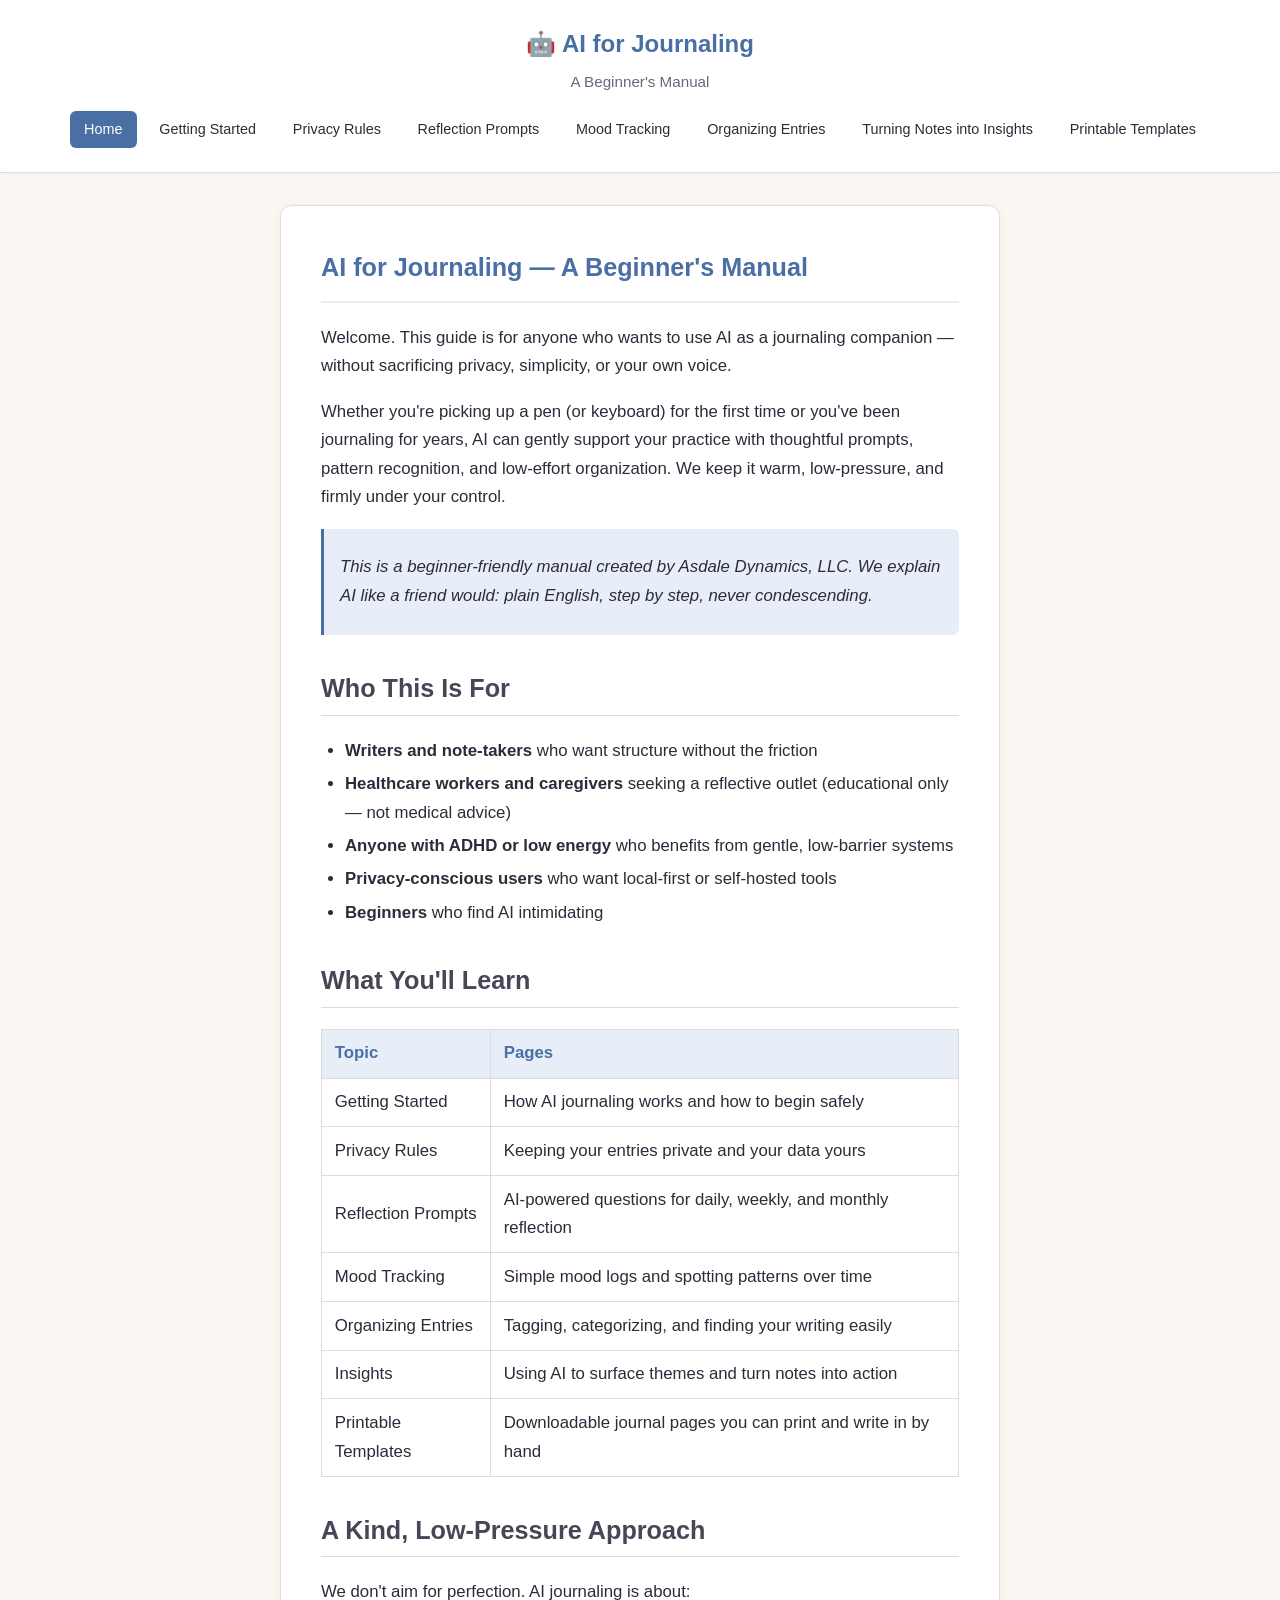
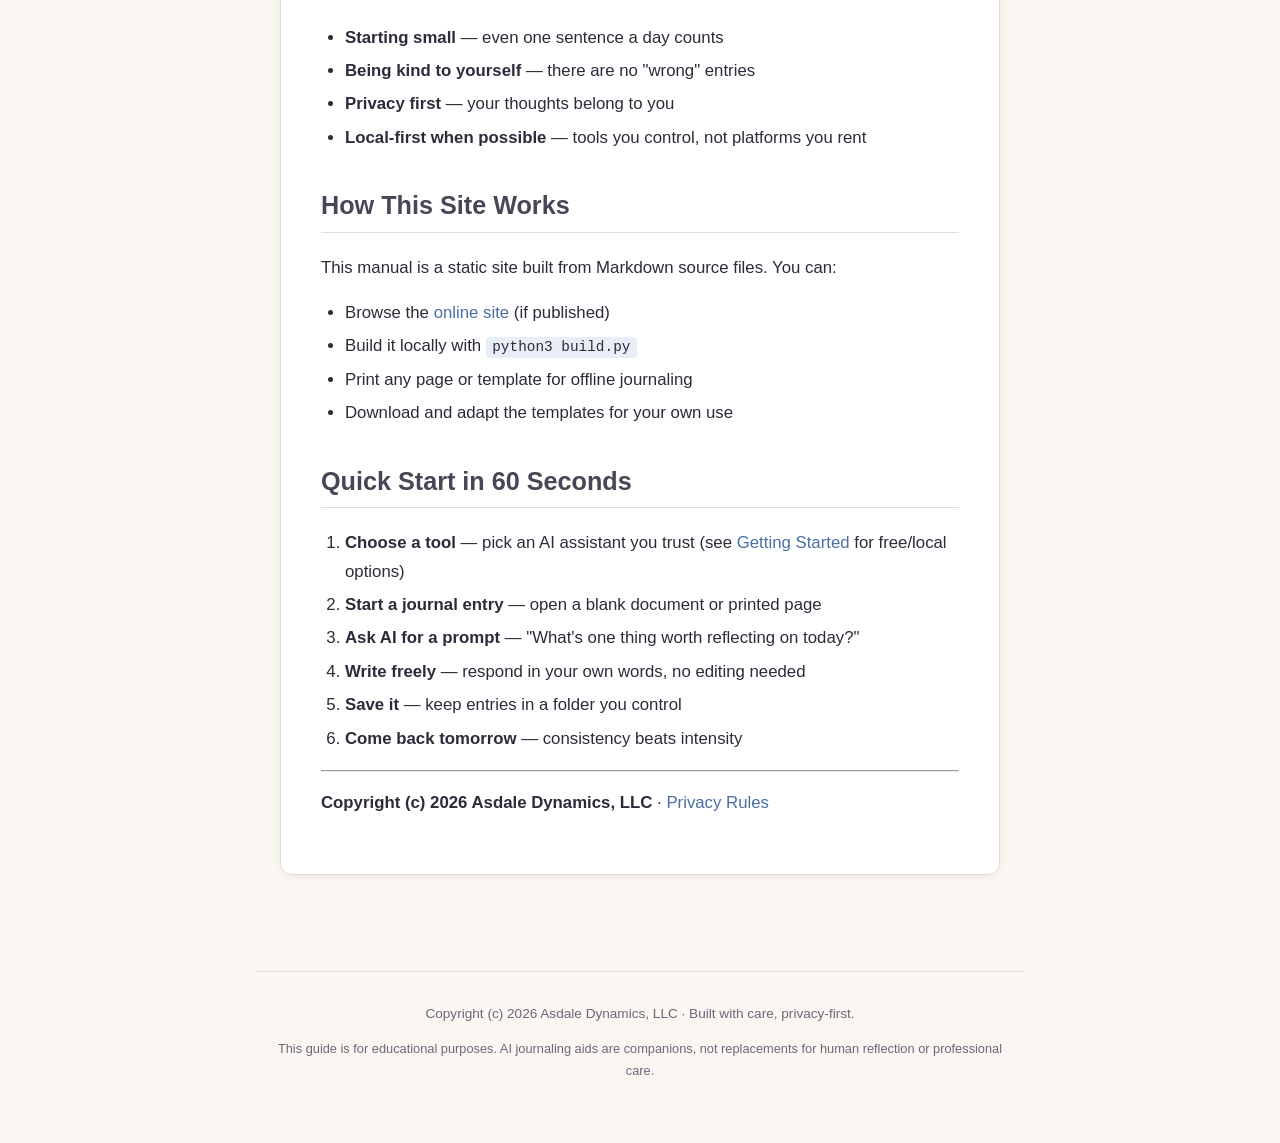
<file: site/index.html>
<!DOCTYPE html>
<html lang="en">
<head>
    <meta charset="utf-8">
    <meta name="viewport" content="width=device-width, initial-scale=1.0">
    <title>AI for Journaling — A Beginner&#x27;s Manual | AI for Journaling — A Beginner&#x27;s Manual</title>
    <meta name="description" content="A warm, low-pressure guide to using AI as a journaling companion. Reflection prompts, mood tracking, entry organization, and actionable insights — with strong privacy rules and a local-first mindset.">
    <meta name="author" content="Asdale Dynamics, LLC">
    <link rel="icon" href="data:,">
    <style>
/* AI for Journaling — Site Styles */
:root {
    --bg: #faf7f2;
    --text: #2d2b3a;
    --muted: #6b677a;
    --accent: #4a6fa5;
    --accent-soft: #e8eef7;
    --border: #e0dadc;
    --card: #ffffff;
    --max-width: 48rem;
}

* {
    box-sizing: border-box;
}

body {
    margin: 0;
    padding: 0;
    background: var(--bg);
    color: var(--text);
    font-family: -apple-system, BlinkMacSystemFont, "Segoe UI", Roboto,
                 "Helvetica Neue", Arial, sans-serif;
    line-height: 1.7;
    font-size: 1.05rem;
}

.site-header {
    background: var(--card);
    border-bottom: 1px solid var(--border);
    padding: 1.5rem 1rem;
    text-align: center;
    position: sticky;
    top: 0;
    z-index: 100;
    box-shadow: 0 1px 3px rgba(0, 0, 0, 0.04);
}

.site-header h1 {
    margin: 0 0 0.25rem;
    font-size: 1.5rem;
    color: var(--accent);
}

.subtitle {
    margin: 0 0 1rem;
    color: var(--muted);
    font-size: 0.95rem;
}

.site-nav {
    margin-top: 0.5rem;
}

.nav-group {
    display: flex;
    flex-wrap: wrap;
    justify-content: center;
    gap: 0.5rem;
}

.nav-link {
    display: inline-block;
    padding: 0.4rem 0.9rem;
    text-decoration: none;
    color: var(--text);
    border-radius: 6px;
    font-size: 0.9rem;
    font-weight: 500;
    transition: background 0.2s, color 0.2s;
}

.nav-link:hover {
    background: var(--accent-soft);
    color: var(--accent);
}

.nav-link.active {
    background: var(--accent);
    color: #fff;
}

.site-main {
    max-width: var(--max-width);
    margin: 0 auto;
    padding: 2rem 1.5rem 4rem;
}

.content {
    background: var(--card);
    padding: 2.5rem;
    border-radius: 12px;
    box-shadow: 0 2px 8px rgba(0, 0, 0, 0.05);
    border: 1px solid var(--border);
}

.content h1 {
    color: var(--accent);
    border-bottom: 2px solid var(--accent-soft);
    padding-bottom: 0.75rem;
    margin-top: 0;
}

.content h2 {
    color: #4a4556;
    margin-top: 2rem;
    border-bottom: 1px solid var(--border);
    padding-bottom: 0.3rem;
}

.content h3 {
    color: #5a536b;
    margin-top: 1.5rem;
}

a {
    color: var(--accent);
    text-decoration: none;
}

a:hover {
    text-decoration: underline;
}

code {
    background: var(--accent-soft);
    padding: 0.15rem 0.4rem;
    border-radius: 4px;
    font-family: "Fira Code", "Courier New", monospace;
    font-size: 0.9rem;
}

pre {
    background: #2d2b3a;
    color: #e6e3d7;
    padding: 1rem;
    border-radius: 8px;
    overflow-x: auto;
    font-size: 0.9rem;
}

pre code {
    background: transparent;
    color: inherit;
}

table {
    width: 100%;
    border-collapse: collapse;
    margin: 1rem 0;
}

th, td {
    border: 1px solid var(--border);
    padding: 0.6rem 0.8rem;
    text-align: left;
}

th {
    background: var(--accent-soft);
    color: var(--accent);
}

blockquote {
    border-left: 3px solid var(--accent);
    background: var(--accent-soft);
    padding: 0.5rem 1rem;
    margin: 1rem 0;
    border-radius: 0 6px 6px 0;
}

ul, ol {
    padding-left: 1.5rem;
}

li {
    margin-bottom: 0.3rem;
}

.tip {
    background: #f0fdf4;
    border: 1px solid #bbf7d0;
    border-left: 4px solid #22c55e;
    padding: 0.75rem 1rem;
    border-radius: 0 6px 6px 0;
    margin: 1rem 0;
}

.warning {
    background: #fffbeb;
    border: 1px solid #fde68a;
    border-left: 4px solid #f59e0b;
    padding: 0.75rem 1rem;
    border-radius: 0 6px 6px 0;
    margin: 1rem 0;
}

.note {
    background: #eff6ff;
    border: 1px solid #bfdbfe;
    border-left: 4px solid var(--accent);
    padding: 0.75rem 1rem;
    border-radius: 0 6px 6px 0;
    margin: 1rem 0;
}

.site-footer {
    max-width: var(--max-width);
    margin: 2rem auto;
    text-align: center;
    padding: 1rem;
    color: var(--muted);
    font-size: 0.85rem;
    border-top: 1px solid var(--border);
}

.site-footer .small {
    font-size: 0.8rem;
    margin-top: 0.5rem;
}

@media (max-width: 600px) {
    .content {
        padding: 1.5rem;
    }
    .site-header h1 {
        font-size: 1.25rem;
    }
}

    </style>
</head>
<body>
    <header class="site-header">
        <h1><span class="ai-icon">🤖</span> AI for Journaling</h1>
        <p class="subtitle">A Beginner's Manual</p>
        <nav class="site-nav">
            <div class="nav-group">
                <a href="index.html" class="nav-link active">Home</a>
    <a href="getting-started.html" class="nav-link">Getting Started</a>
    <a href="privacy.html" class="nav-link">Privacy Rules</a>
    <a href="reflection-prompts.html" class="nav-link">Reflection Prompts</a>
    <a href="mood-tracking.html" class="nav-link">Mood Tracking</a>
    <a href="organizing.html" class="nav-link">Organizing Entries</a>
    <a href="insights.html" class="nav-link">Turning Notes into Insights</a>
    <a href="templates.html" class="nav-link">Printable Templates</a>
            </div>
        </nav>
    </header>

    <main class="site-main">
        <article class="content">
            <h1>AI for Journaling — A Beginner's Manual</h1>
<p>Welcome. This guide is for anyone who wants to use AI as a journaling companion — without sacrificing privacy, simplicity, or your own voice.</p>
<p>Whether you're picking up a pen (or keyboard) for the first time or you've been journaling for years, AI can gently support your practice with thoughtful prompts, pattern recognition, and low-effort organization. We keep it warm, low-pressure, and firmly under your control.</p>
<blockquote>
<p><em>This is a beginner-friendly manual created by Asdale Dynamics, LLC. We explain AI like a friend would: plain English, step by step, never condescending.</em></p>
</blockquote>
<h2 id="who-this-is-for">Who This Is For</h2>
<ul>
<li><strong>Writers and note-takers</strong> who want structure without the friction</li>
<li><strong>Healthcare workers and caregivers</strong> seeking a reflective outlet (educational only — not medical advice)</li>
<li><strong>Anyone with ADHD or low energy</strong> who benefits from gentle, low-barrier systems</li>
<li><strong>Privacy-conscious users</strong> who want local-first or self-hosted tools</li>
<li><strong>Beginners</strong> who find AI intimidating</li>
</ul>
<h2 id="what-youll-learn">What You'll Learn</h2>
<table>
<thead>
<tr>
<th>Topic</th>
<th>Pages</th>
</tr>
</thead>
<tbody>
<tr>
<td>Getting Started</td>
<td>How AI journaling works and how to begin safely</td>
</tr>
<tr>
<td>Privacy Rules</td>
<td>Keeping your entries private and your data yours</td>
</tr>
<tr>
<td>Reflection Prompts</td>
<td>AI-powered questions for daily, weekly, and monthly reflection</td>
</tr>
<tr>
<td>Mood Tracking</td>
<td>Simple mood logs and spotting patterns over time</td>
</tr>
<tr>
<td>Organizing Entries</td>
<td>Tagging, categorizing, and finding your writing easily</td>
</tr>
<tr>
<td>Insights</td>
<td>Using AI to surface themes and turn notes into action</td>
</tr>
<tr>
<td>Printable Templates</td>
<td>Downloadable journal pages you can print and write in by hand</td>
</tr>
</tbody>
</table>
<h2 id="a-kind-low-pressure-approach">A Kind, Low-Pressure Approach</h2>
<p>We don't aim for perfection. AI journaling is about:</p>
<ul>
<li><strong>Starting small</strong> — even one sentence a day counts</li>
<li><strong>Being kind to yourself</strong> — there are no "wrong" entries</li>
<li><strong>Privacy first</strong> — your thoughts belong to you</li>
<li><strong>Local-first when possible</strong> — tools you control, not platforms you rent</li>
</ul>
<h2 id="how-this-site-works">How This Site Works</h2>
<p>This manual is a static site built from Markdown source files. You can:</p>
<ul>
<li>Browse the <a href="site/index.html">online site</a> (if published)</li>
<li>Build it locally with <code>python3 build.py</code></li>
<li>Print any page or template for offline journaling</li>
<li>Download and adapt the templates for your own use</li>
</ul>
<h2 id="quick-start-in-60-seconds">Quick Start in 60 Seconds</h2>
<ol>
<li><strong>Choose a tool</strong> — pick an AI assistant you trust (see <a href="getting-started.html">Getting Started</a> for free/local options)</li>
<li><strong>Start a journal entry</strong> — open a blank document or printed page</li>
<li><strong>Ask AI for a prompt</strong> — "What's one thing worth reflecting on today?"</li>
<li><strong>Write freely</strong> — respond in your own words, no editing needed</li>
<li><strong>Save it</strong> — keep entries in a folder you control</li>
<li><strong>Come back tomorrow</strong> — consistency beats intensity</li>
</ol>
<hr />
<p><strong>Copyright (c) 2026 Asdale Dynamics, LLC</strong> · <a href="privacy.html">Privacy Rules</a></p>
        </article>
    </main>

    <footer class="site-footer">
        <p>Copyright (c) 2026 Asdale Dynamics, LLC &middot; Built with care, privacy-first.</p>
        <p class="small">This guide is for educational purposes. AI journaling aids
        are companions, not replacements for human reflection or professional care.</p>
    </footer>
</body>
</html>
</file>
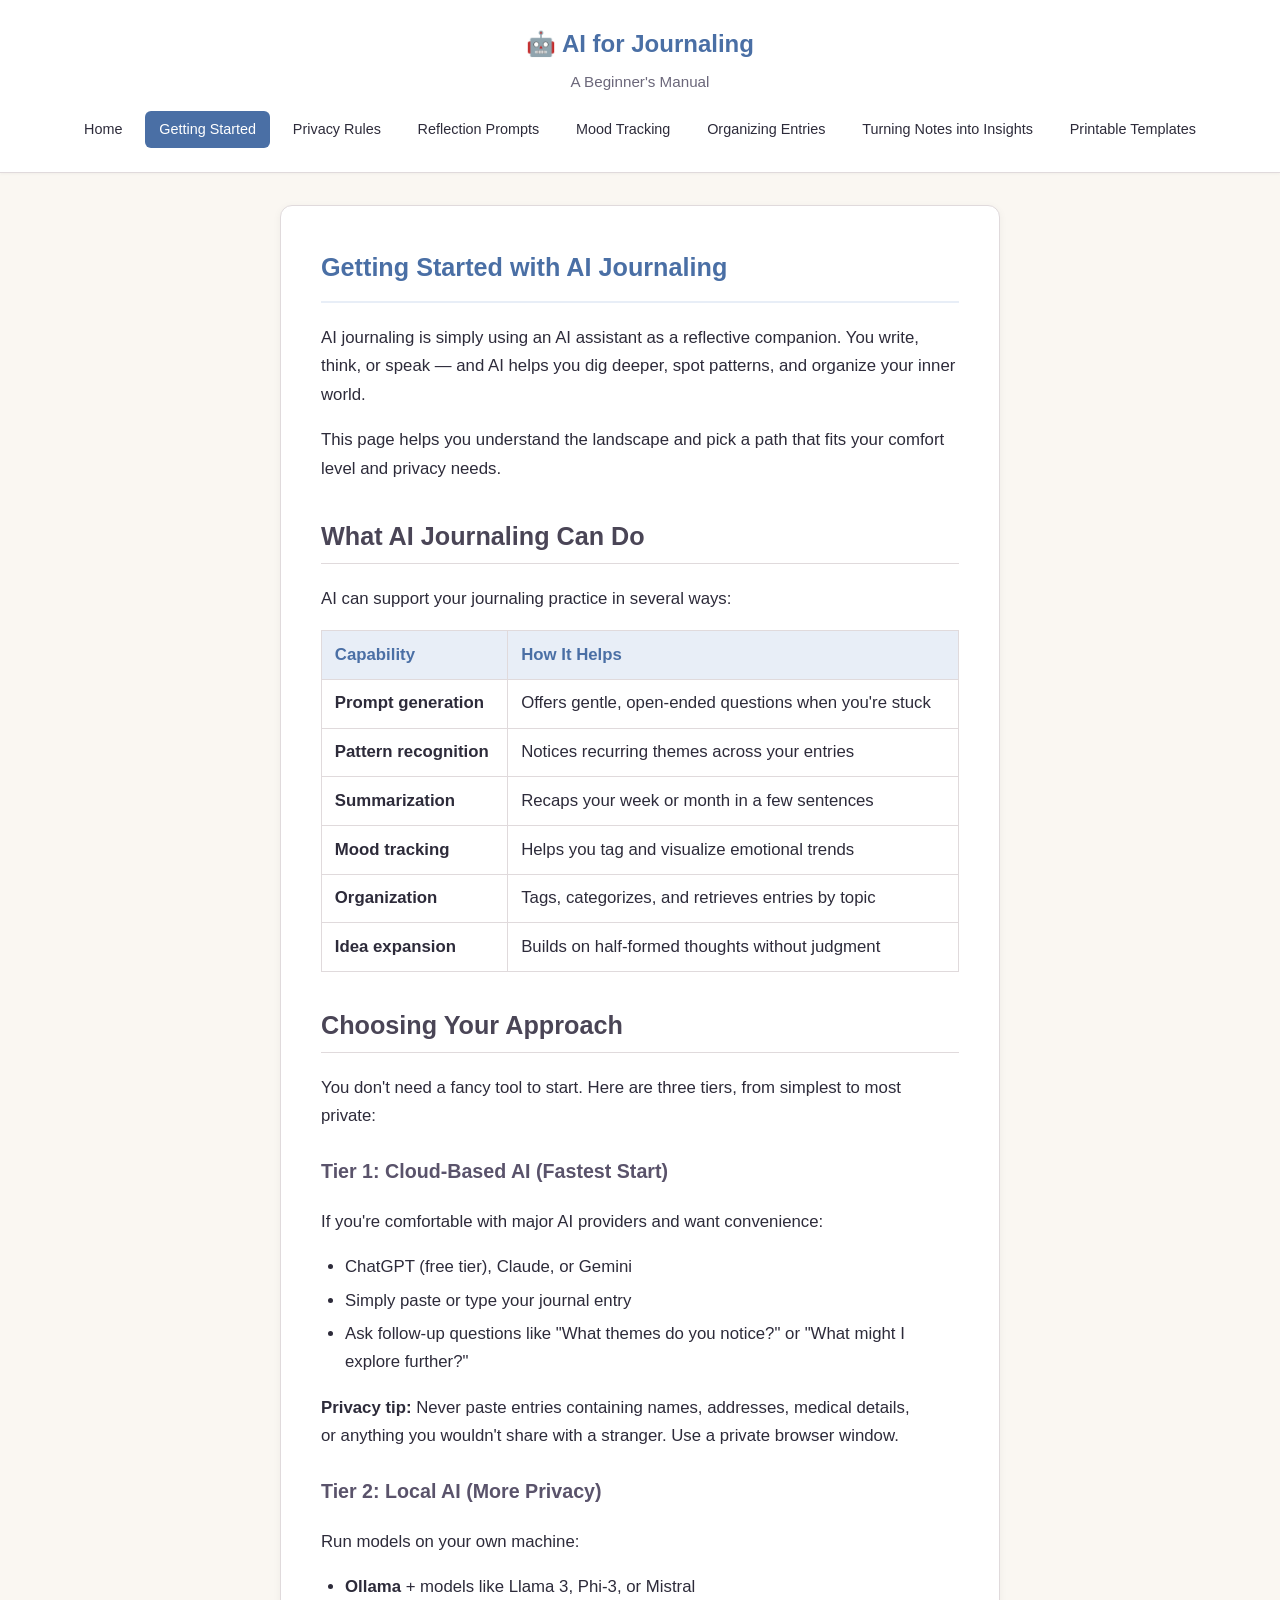
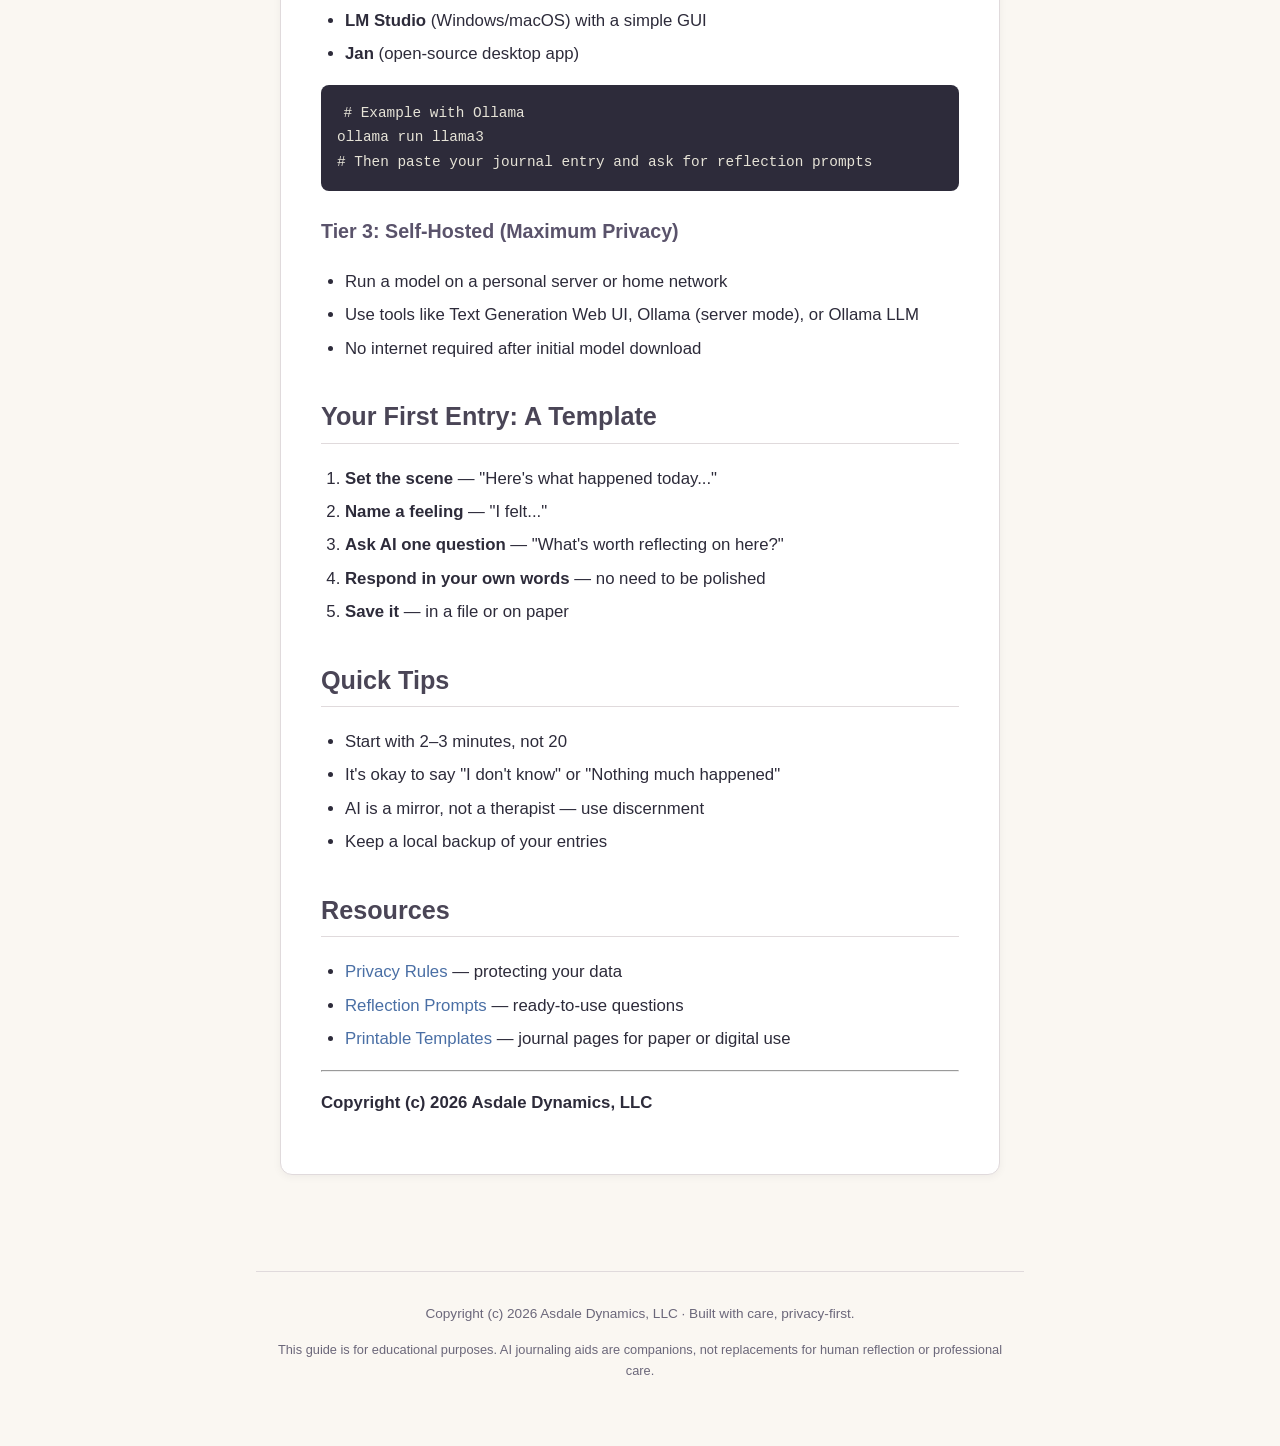
<file: site/getting-started.html>
<!DOCTYPE html>
<html lang="en">
<head>
    <meta charset="utf-8">
    <meta name="viewport" content="width=device-width, initial-scale=1.0">
    <title>Getting Started with AI Journaling | AI for Journaling — A Beginner&#x27;s Manual</title>
    <meta name="description" content="A warm, low-pressure guide to using AI as a journaling companion. Reflection prompts, mood tracking, entry organization, and actionable insights — with strong privacy rules and a local-first mindset.">
    <meta name="author" content="Asdale Dynamics, LLC">
    <link rel="icon" href="data:,">
    <style>
/* AI for Journaling — Site Styles */
:root {
    --bg: #faf7f2;
    --text: #2d2b3a;
    --muted: #6b677a;
    --accent: #4a6fa5;
    --accent-soft: #e8eef7;
    --border: #e0dadc;
    --card: #ffffff;
    --max-width: 48rem;
}

* {
    box-sizing: border-box;
}

body {
    margin: 0;
    padding: 0;
    background: var(--bg);
    color: var(--text);
    font-family: -apple-system, BlinkMacSystemFont, "Segoe UI", Roboto,
                 "Helvetica Neue", Arial, sans-serif;
    line-height: 1.7;
    font-size: 1.05rem;
}

.site-header {
    background: var(--card);
    border-bottom: 1px solid var(--border);
    padding: 1.5rem 1rem;
    text-align: center;
    position: sticky;
    top: 0;
    z-index: 100;
    box-shadow: 0 1px 3px rgba(0, 0, 0, 0.04);
}

.site-header h1 {
    margin: 0 0 0.25rem;
    font-size: 1.5rem;
    color: var(--accent);
}

.subtitle {
    margin: 0 0 1rem;
    color: var(--muted);
    font-size: 0.95rem;
}

.site-nav {
    margin-top: 0.5rem;
}

.nav-group {
    display: flex;
    flex-wrap: wrap;
    justify-content: center;
    gap: 0.5rem;
}

.nav-link {
    display: inline-block;
    padding: 0.4rem 0.9rem;
    text-decoration: none;
    color: var(--text);
    border-radius: 6px;
    font-size: 0.9rem;
    font-weight: 500;
    transition: background 0.2s, color 0.2s;
}

.nav-link:hover {
    background: var(--accent-soft);
    color: var(--accent);
}

.nav-link.active {
    background: var(--accent);
    color: #fff;
}

.site-main {
    max-width: var(--max-width);
    margin: 0 auto;
    padding: 2rem 1.5rem 4rem;
}

.content {
    background: var(--card);
    padding: 2.5rem;
    border-radius: 12px;
    box-shadow: 0 2px 8px rgba(0, 0, 0, 0.05);
    border: 1px solid var(--border);
}

.content h1 {
    color: var(--accent);
    border-bottom: 2px solid var(--accent-soft);
    padding-bottom: 0.75rem;
    margin-top: 0;
}

.content h2 {
    color: #4a4556;
    margin-top: 2rem;
    border-bottom: 1px solid var(--border);
    padding-bottom: 0.3rem;
}

.content h3 {
    color: #5a536b;
    margin-top: 1.5rem;
}

a {
    color: var(--accent);
    text-decoration: none;
}

a:hover {
    text-decoration: underline;
}

code {
    background: var(--accent-soft);
    padding: 0.15rem 0.4rem;
    border-radius: 4px;
    font-family: "Fira Code", "Courier New", monospace;
    font-size: 0.9rem;
}

pre {
    background: #2d2b3a;
    color: #e6e3d7;
    padding: 1rem;
    border-radius: 8px;
    overflow-x: auto;
    font-size: 0.9rem;
}

pre code {
    background: transparent;
    color: inherit;
}

table {
    width: 100%;
    border-collapse: collapse;
    margin: 1rem 0;
}

th, td {
    border: 1px solid var(--border);
    padding: 0.6rem 0.8rem;
    text-align: left;
}

th {
    background: var(--accent-soft);
    color: var(--accent);
}

blockquote {
    border-left: 3px solid var(--accent);
    background: var(--accent-soft);
    padding: 0.5rem 1rem;
    margin: 1rem 0;
    border-radius: 0 6px 6px 0;
}

ul, ol {
    padding-left: 1.5rem;
}

li {
    margin-bottom: 0.3rem;
}

.tip {
    background: #f0fdf4;
    border: 1px solid #bbf7d0;
    border-left: 4px solid #22c55e;
    padding: 0.75rem 1rem;
    border-radius: 0 6px 6px 0;
    margin: 1rem 0;
}

.warning {
    background: #fffbeb;
    border: 1px solid #fde68a;
    border-left: 4px solid #f59e0b;
    padding: 0.75rem 1rem;
    border-radius: 0 6px 6px 0;
    margin: 1rem 0;
}

.note {
    background: #eff6ff;
    border: 1px solid #bfdbfe;
    border-left: 4px solid var(--accent);
    padding: 0.75rem 1rem;
    border-radius: 0 6px 6px 0;
    margin: 1rem 0;
}

.site-footer {
    max-width: var(--max-width);
    margin: 2rem auto;
    text-align: center;
    padding: 1rem;
    color: var(--muted);
    font-size: 0.85rem;
    border-top: 1px solid var(--border);
}

.site-footer .small {
    font-size: 0.8rem;
    margin-top: 0.5rem;
}

@media (max-width: 600px) {
    .content {
        padding: 1.5rem;
    }
    .site-header h1 {
        font-size: 1.25rem;
    }
}

    </style>
</head>
<body>
    <header class="site-header">
        <h1><span class="ai-icon">🤖</span> AI for Journaling</h1>
        <p class="subtitle">A Beginner's Manual</p>
        <nav class="site-nav">
            <div class="nav-group">
                <a href="index.html" class="nav-link">Home</a>
    <a href="getting-started.html" class="nav-link active">Getting Started</a>
    <a href="privacy.html" class="nav-link">Privacy Rules</a>
    <a href="reflection-prompts.html" class="nav-link">Reflection Prompts</a>
    <a href="mood-tracking.html" class="nav-link">Mood Tracking</a>
    <a href="organizing.html" class="nav-link">Organizing Entries</a>
    <a href="insights.html" class="nav-link">Turning Notes into Insights</a>
    <a href="templates.html" class="nav-link">Printable Templates</a>
            </div>
        </nav>
    </header>

    <main class="site-main">
        <article class="content">
            <h1>Getting Started with AI Journaling</h1>
<p>AI journaling is simply using an AI assistant as a reflective companion. You write, think, or speak — and AI helps you dig deeper, spot patterns, and organize your inner world.</p>
<p>This page helps you understand the landscape and pick a path that fits your comfort level and privacy needs.</p>
<h2 id="what-ai-journaling-can-do">What AI Journaling Can Do</h2>
<p>AI can support your journaling practice in several ways:</p>
<table>
<thead>
<tr>
<th>Capability</th>
<th>How It Helps</th>
</tr>
</thead>
<tbody>
<tr>
<td><strong>Prompt generation</strong></td>
<td>Offers gentle, open-ended questions when you're stuck</td>
</tr>
<tr>
<td><strong>Pattern recognition</strong></td>
<td>Notices recurring themes across your entries</td>
</tr>
<tr>
<td><strong>Summarization</strong></td>
<td>Recaps your week or month in a few sentences</td>
</tr>
<tr>
<td><strong>Mood tracking</strong></td>
<td>Helps you tag and visualize emotional trends</td>
</tr>
<tr>
<td><strong>Organization</strong></td>
<td>Tags, categorizes, and retrieves entries by topic</td>
</tr>
<tr>
<td><strong>Idea expansion</strong></td>
<td>Builds on half-formed thoughts without judgment</td>
</tr>
</tbody>
</table>
<h2 id="choosing-your-approach">Choosing Your Approach</h2>
<p>You don't need a fancy tool to start. Here are three tiers, from simplest to most private:</p>
<h3 id="tier-1-cloud-based-ai-fastest-start">Tier 1: Cloud-Based AI (Fastest Start)</h3>
<p>If you're comfortable with major AI providers and want convenience:</p>
<ul>
<li>ChatGPT (free tier), Claude, or Gemini</li>
<li>Simply paste or type your journal entry</li>
<li>Ask follow-up questions like "What themes do you notice?" or "What might I explore further?"</li>
</ul>
<p><strong>Privacy tip:</strong> Never paste entries containing names, addresses, medical details,<br />
or anything you wouldn't share with a stranger. Use a private browser window.</p>
<h3 id="tier-2-local-ai-more-privacy">Tier 2: Local AI (More Privacy)</h3>
<p>Run models on your own machine:</p>
<ul>
<li><strong>Ollama</strong> + models like Llama 3, Phi-3, or Mistral</li>
<li><strong>LM Studio</strong> (Windows/macOS) with a simple GUI</li>
<li><strong>Jan</strong> (open-source desktop app)</li>
</ul>
<pre><code class="language-bash"># Example with Ollama
ollama run llama3
# Then paste your journal entry and ask for reflection prompts
</code></pre>
<h3 id="tier-3-self-hosted-maximum-privacy">Tier 3: Self-Hosted (Maximum Privacy)</h3>
<ul>
<li>Run a model on a personal server or home network</li>
<li>Use tools like Text Generation Web UI, Ollama (server mode), or Ollama LLM</li>
<li>No internet required after initial model download</li>
</ul>
<h2 id="your-first-entry-a-template">Your First Entry: A Template</h2>
<ol>
<li><strong>Set the scene</strong> — "Here's what happened today..."</li>
<li><strong>Name a feeling</strong> — "I felt..."</li>
<li><strong>Ask AI one question</strong> — "What's worth reflecting on here?"</li>
<li><strong>Respond in your own words</strong> — no need to be polished</li>
<li><strong>Save it</strong> — in a file or on paper</li>
</ol>
<h2 id="quick-tips">Quick Tips</h2>
<ul>
<li>Start with 2–3 minutes, not 20</li>
<li>It's okay to say "I don't know" or "Nothing much happened"</li>
<li>AI is a mirror, not a therapist — use discernment</li>
<li>Keep a local backup of your entries</li>
</ul>
<h2 id="resources">Resources</h2>
<ul>
<li><a href="privacy.html">Privacy Rules</a> — protecting your data</li>
<li><a href="reflection-prompts.html">Reflection Prompts</a> — ready-to-use questions</li>
<li><a href="templates.html">Printable Templates</a> — journal pages for paper or digital use</li>
</ul>
<hr />
<p><strong>Copyright (c) 2026 Asdale Dynamics, LLC</strong></p>
        </article>
    </main>

    <footer class="site-footer">
        <p>Copyright (c) 2026 Asdale Dynamics, LLC &middot; Built with care, privacy-first.</p>
        <p class="small">This guide is for educational purposes. AI journaling aids
        are companions, not replacements for human reflection or professional care.</p>
    </footer>
</body>
</html>
</file>
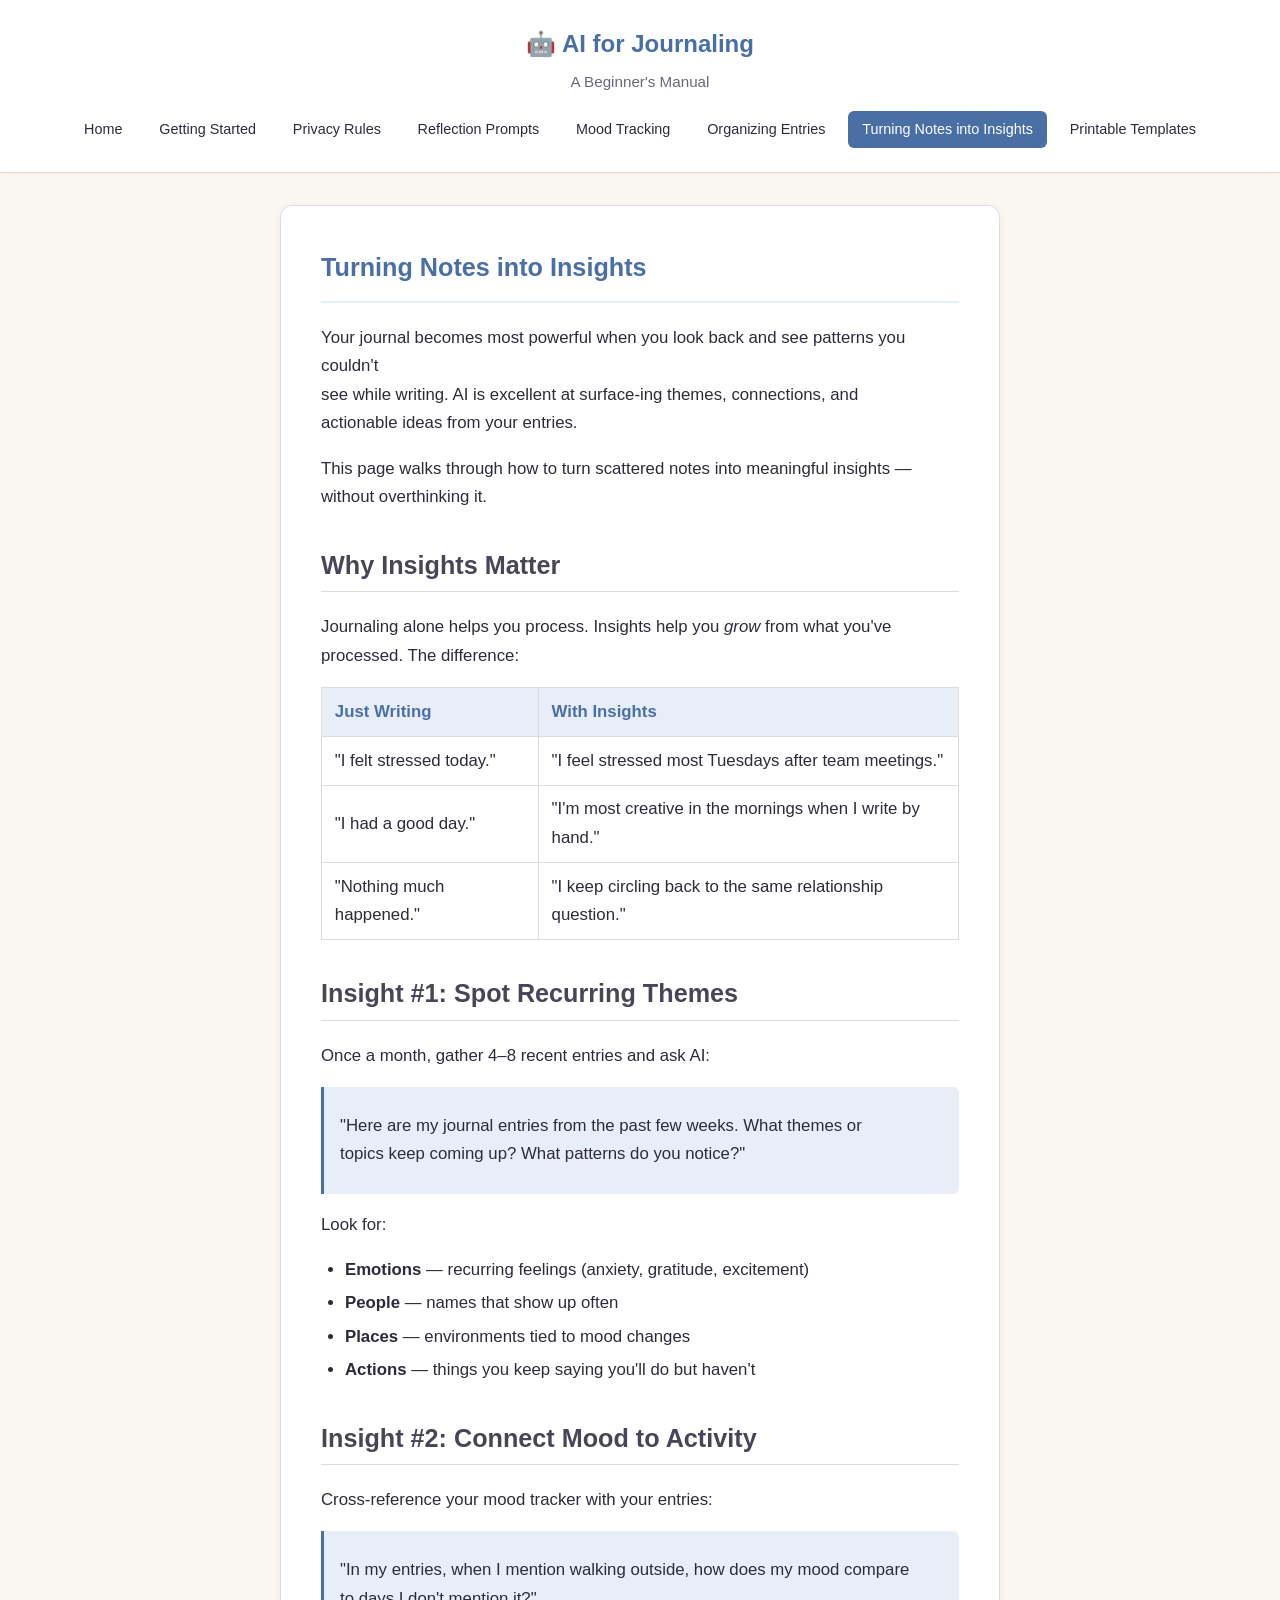
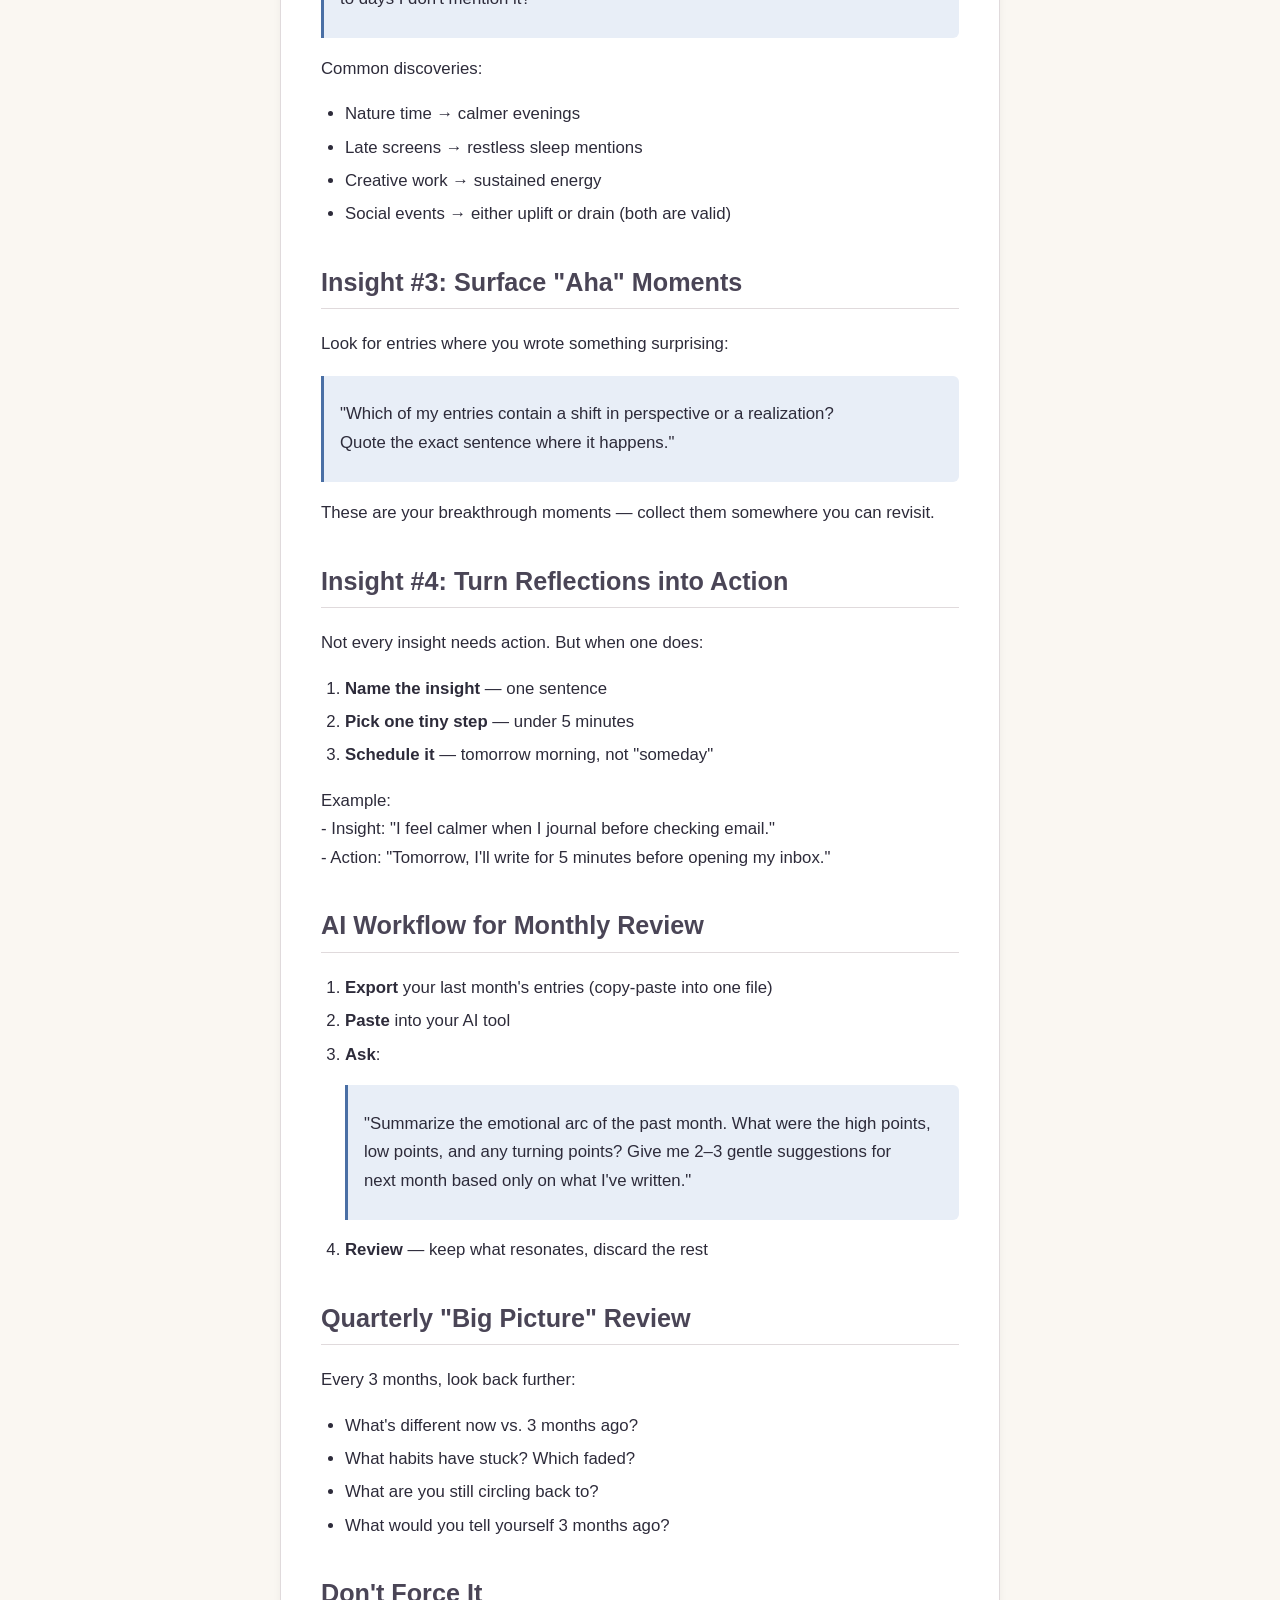
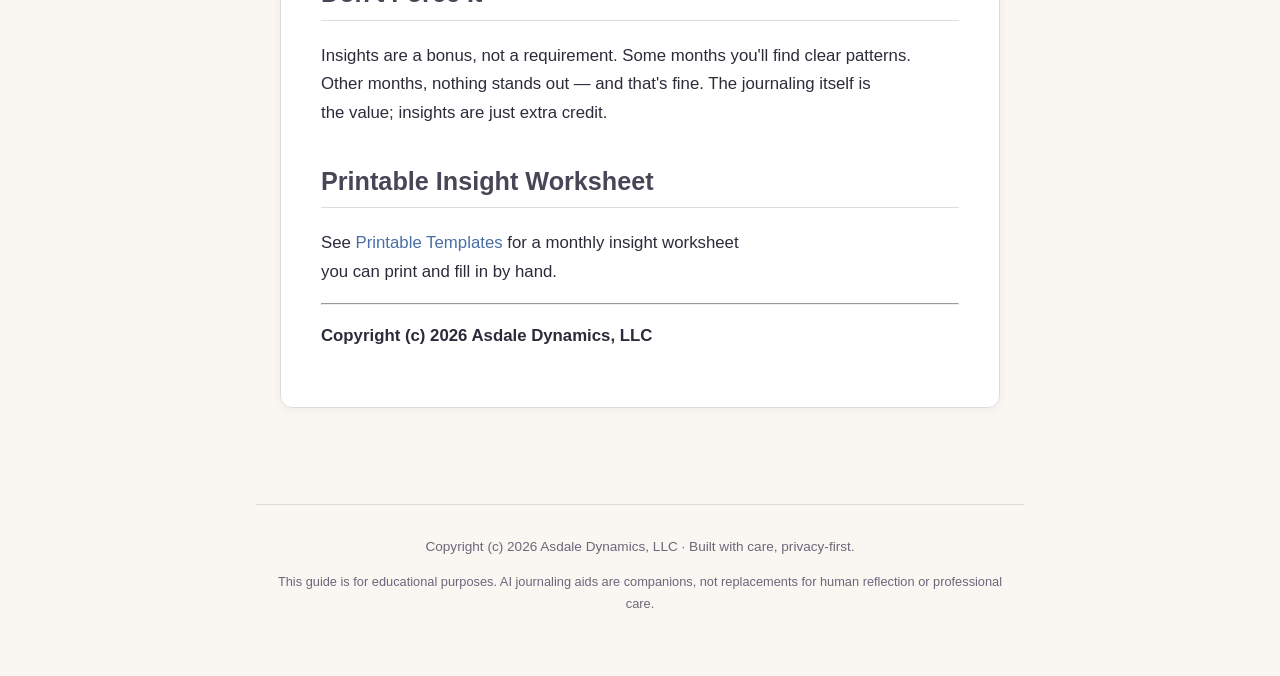
<file: site/insights.html>
<!DOCTYPE html>
<html lang="en">
<head>
    <meta charset="utf-8">
    <meta name="viewport" content="width=device-width, initial-scale=1.0">
    <title>Turning Notes into Insights | AI for Journaling — A Beginner&#x27;s Manual</title>
    <meta name="description" content="A warm, low-pressure guide to using AI as a journaling companion. Reflection prompts, mood tracking, entry organization, and actionable insights — with strong privacy rules and a local-first mindset.">
    <meta name="author" content="Asdale Dynamics, LLC">
    <link rel="icon" href="data:,">
    <style>
/* AI for Journaling — Site Styles */
:root {
    --bg: #faf7f2;
    --text: #2d2b3a;
    --muted: #6b677a;
    --accent: #4a6fa5;
    --accent-soft: #e8eef7;
    --border: #e0dadc;
    --card: #ffffff;
    --max-width: 48rem;
}

* {
    box-sizing: border-box;
}

body {
    margin: 0;
    padding: 0;
    background: var(--bg);
    color: var(--text);
    font-family: -apple-system, BlinkMacSystemFont, "Segoe UI", Roboto,
                 "Helvetica Neue", Arial, sans-serif;
    line-height: 1.7;
    font-size: 1.05rem;
}

.site-header {
    background: var(--card);
    border-bottom: 1px solid var(--border);
    padding: 1.5rem 1rem;
    text-align: center;
    position: sticky;
    top: 0;
    z-index: 100;
    box-shadow: 0 1px 3px rgba(0, 0, 0, 0.04);
}

.site-header h1 {
    margin: 0 0 0.25rem;
    font-size: 1.5rem;
    color: var(--accent);
}

.subtitle {
    margin: 0 0 1rem;
    color: var(--muted);
    font-size: 0.95rem;
}

.site-nav {
    margin-top: 0.5rem;
}

.nav-group {
    display: flex;
    flex-wrap: wrap;
    justify-content: center;
    gap: 0.5rem;
}

.nav-link {
    display: inline-block;
    padding: 0.4rem 0.9rem;
    text-decoration: none;
    color: var(--text);
    border-radius: 6px;
    font-size: 0.9rem;
    font-weight: 500;
    transition: background 0.2s, color 0.2s;
}

.nav-link:hover {
    background: var(--accent-soft);
    color: var(--accent);
}

.nav-link.active {
    background: var(--accent);
    color: #fff;
}

.site-main {
    max-width: var(--max-width);
    margin: 0 auto;
    padding: 2rem 1.5rem 4rem;
}

.content {
    background: var(--card);
    padding: 2.5rem;
    border-radius: 12px;
    box-shadow: 0 2px 8px rgba(0, 0, 0, 0.05);
    border: 1px solid var(--border);
}

.content h1 {
    color: var(--accent);
    border-bottom: 2px solid var(--accent-soft);
    padding-bottom: 0.75rem;
    margin-top: 0;
}

.content h2 {
    color: #4a4556;
    margin-top: 2rem;
    border-bottom: 1px solid var(--border);
    padding-bottom: 0.3rem;
}

.content h3 {
    color: #5a536b;
    margin-top: 1.5rem;
}

a {
    color: var(--accent);
    text-decoration: none;
}

a:hover {
    text-decoration: underline;
}

code {
    background: var(--accent-soft);
    padding: 0.15rem 0.4rem;
    border-radius: 4px;
    font-family: "Fira Code", "Courier New", monospace;
    font-size: 0.9rem;
}

pre {
    background: #2d2b3a;
    color: #e6e3d7;
    padding: 1rem;
    border-radius: 8px;
    overflow-x: auto;
    font-size: 0.9rem;
}

pre code {
    background: transparent;
    color: inherit;
}

table {
    width: 100%;
    border-collapse: collapse;
    margin: 1rem 0;
}

th, td {
    border: 1px solid var(--border);
    padding: 0.6rem 0.8rem;
    text-align: left;
}

th {
    background: var(--accent-soft);
    color: var(--accent);
}

blockquote {
    border-left: 3px solid var(--accent);
    background: var(--accent-soft);
    padding: 0.5rem 1rem;
    margin: 1rem 0;
    border-radius: 0 6px 6px 0;
}

ul, ol {
    padding-left: 1.5rem;
}

li {
    margin-bottom: 0.3rem;
}

.tip {
    background: #f0fdf4;
    border: 1px solid #bbf7d0;
    border-left: 4px solid #22c55e;
    padding: 0.75rem 1rem;
    border-radius: 0 6px 6px 0;
    margin: 1rem 0;
}

.warning {
    background: #fffbeb;
    border: 1px solid #fde68a;
    border-left: 4px solid #f59e0b;
    padding: 0.75rem 1rem;
    border-radius: 0 6px 6px 0;
    margin: 1rem 0;
}

.note {
    background: #eff6ff;
    border: 1px solid #bfdbfe;
    border-left: 4px solid var(--accent);
    padding: 0.75rem 1rem;
    border-radius: 0 6px 6px 0;
    margin: 1rem 0;
}

.site-footer {
    max-width: var(--max-width);
    margin: 2rem auto;
    text-align: center;
    padding: 1rem;
    color: var(--muted);
    font-size: 0.85rem;
    border-top: 1px solid var(--border);
}

.site-footer .small {
    font-size: 0.8rem;
    margin-top: 0.5rem;
}

@media (max-width: 600px) {
    .content {
        padding: 1.5rem;
    }
    .site-header h1 {
        font-size: 1.25rem;
    }
}

    </style>
</head>
<body>
    <header class="site-header">
        <h1><span class="ai-icon">🤖</span> AI for Journaling</h1>
        <p class="subtitle">A Beginner's Manual</p>
        <nav class="site-nav">
            <div class="nav-group">
                <a href="index.html" class="nav-link">Home</a>
    <a href="getting-started.html" class="nav-link">Getting Started</a>
    <a href="privacy.html" class="nav-link">Privacy Rules</a>
    <a href="reflection-prompts.html" class="nav-link">Reflection Prompts</a>
    <a href="mood-tracking.html" class="nav-link">Mood Tracking</a>
    <a href="organizing.html" class="nav-link">Organizing Entries</a>
    <a href="insights.html" class="nav-link active">Turning Notes into Insights</a>
    <a href="templates.html" class="nav-link">Printable Templates</a>
            </div>
        </nav>
    </header>

    <main class="site-main">
        <article class="content">
            <h1>Turning Notes into Insights</h1>
<p>Your journal becomes most powerful when you look back and see patterns you couldn't<br />
see while writing. AI is excellent at surface-ing themes, connections, and<br />
actionable ideas from your entries.</p>
<p>This page walks through how to turn scattered notes into meaningful insights —<br />
without overthinking it.</p>
<h2 id="why-insights-matter">Why Insights Matter</h2>
<p>Journaling alone helps you process. Insights help you <em>grow</em> from what you've<br />
processed. The difference:</p>
<table>
<thead>
<tr>
<th>Just Writing</th>
<th>With Insights</th>
</tr>
</thead>
<tbody>
<tr>
<td>"I felt stressed today."</td>
<td>"I feel stressed most Tuesdays after team meetings."</td>
</tr>
<tr>
<td>"I had a good day."</td>
<td>"I'm most creative in the mornings when I write by hand."</td>
</tr>
<tr>
<td>"Nothing much happened."</td>
<td>"I keep circling back to the same relationship question."</td>
</tr>
</tbody>
</table>
<h2 id="insight-1-spot-recurring-themes">Insight #1: Spot Recurring Themes</h2>
<p>Once a month, gather 4–8 recent entries and ask AI:</p>
<blockquote>
<p>"Here are my journal entries from the past few weeks. What themes or<br />
topics keep coming up? What patterns do you notice?"</p>
</blockquote>
<p>Look for:</p>
<ul>
<li><strong>Emotions</strong> — recurring feelings (anxiety, gratitude, excitement)</li>
<li><strong>People</strong> — names that show up often</li>
<li><strong>Places</strong> — environments tied to mood changes</li>
<li><strong>Actions</strong> — things you keep saying you'll do but haven't</li>
</ul>
<h2 id="insight-2-connect-mood-to-activity">Insight #2: Connect Mood to Activity</h2>
<p>Cross-reference your mood tracker with your entries:</p>
<blockquote>
<p>"In my entries, when I mention walking outside, how does my mood compare<br />
to days I don't mention it?"</p>
</blockquote>
<p>Common discoveries:</p>
<ul>
<li>Nature time → calmer evenings</li>
<li>Late screens → restless sleep mentions</li>
<li>Creative work → sustained energy</li>
<li>Social events → either uplift or drain (both are valid)</li>
</ul>
<h2 id="insight-3-surface-aha-moments">Insight #3: Surface "Aha" Moments</h2>
<p>Look for entries where you wrote something surprising:</p>
<blockquote>
<p>"Which of my entries contain a shift in perspective or a realization?<br />
Quote the exact sentence where it happens."</p>
</blockquote>
<p>These are your breakthrough moments — collect them somewhere you can revisit.</p>
<h2 id="insight-4-turn-reflections-into-action">Insight #4: Turn Reflections into Action</h2>
<p>Not every insight needs action. But when one does:</p>
<ol>
<li><strong>Name the insight</strong> — one sentence</li>
<li><strong>Pick one tiny step</strong> — under 5 minutes</li>
<li><strong>Schedule it</strong> — tomorrow morning, not "someday"</li>
</ol>
<p>Example:<br />
- Insight: "I feel calmer when I journal before checking email."<br />
- Action: "Tomorrow, I'll write for 5 minutes before opening my inbox."</p>
<h2 id="ai-workflow-for-monthly-review">AI Workflow for Monthly Review</h2>
<ol>
<li><strong>Export</strong> your last month's entries (copy-paste into one file)</li>
<li><strong>Paste</strong> into your AI tool</li>
<li><strong>Ask</strong>:<blockquote>
<p>"Summarize the emotional arc of the past month. What were the high points,<br />
low points, and any turning points? Give me 2–3 gentle suggestions for<br />
next month based only on what I've written."</p>
</blockquote>
</li>
<li><strong>Review</strong> — keep what resonates, discard the rest</li>
</ol>
<h2 id="quarterly-big-picture-review">Quarterly "Big Picture" Review</h2>
<p>Every 3 months, look back further:</p>
<ul>
<li>What's different now vs. 3 months ago?</li>
<li>What habits have stuck? Which faded?</li>
<li>What are you still circling back to?</li>
<li>What would you tell yourself 3 months ago?</li>
</ul>
<h2 id="dont-force-it">Don't Force It</h2>
<p>Insights are a bonus, not a requirement. Some months you'll find clear patterns.<br />
Other months, nothing stands out — and that's fine. The journaling itself is<br />
the value; insights are just extra credit.</p>
<h2 id="printable-insight-worksheet">Printable Insight Worksheet</h2>
<p>See <a href="templates.html">Printable Templates</a> for a monthly insight worksheet<br />
you can print and fill in by hand.</p>
<hr />
<p><strong>Copyright (c) 2026 Asdale Dynamics, LLC</strong></p>
        </article>
    </main>

    <footer class="site-footer">
        <p>Copyright (c) 2026 Asdale Dynamics, LLC &middot; Built with care, privacy-first.</p>
        <p class="small">This guide is for educational purposes. AI journaling aids
        are companions, not replacements for human reflection or professional care.</p>
    </footer>
</body>
</html>
</file>
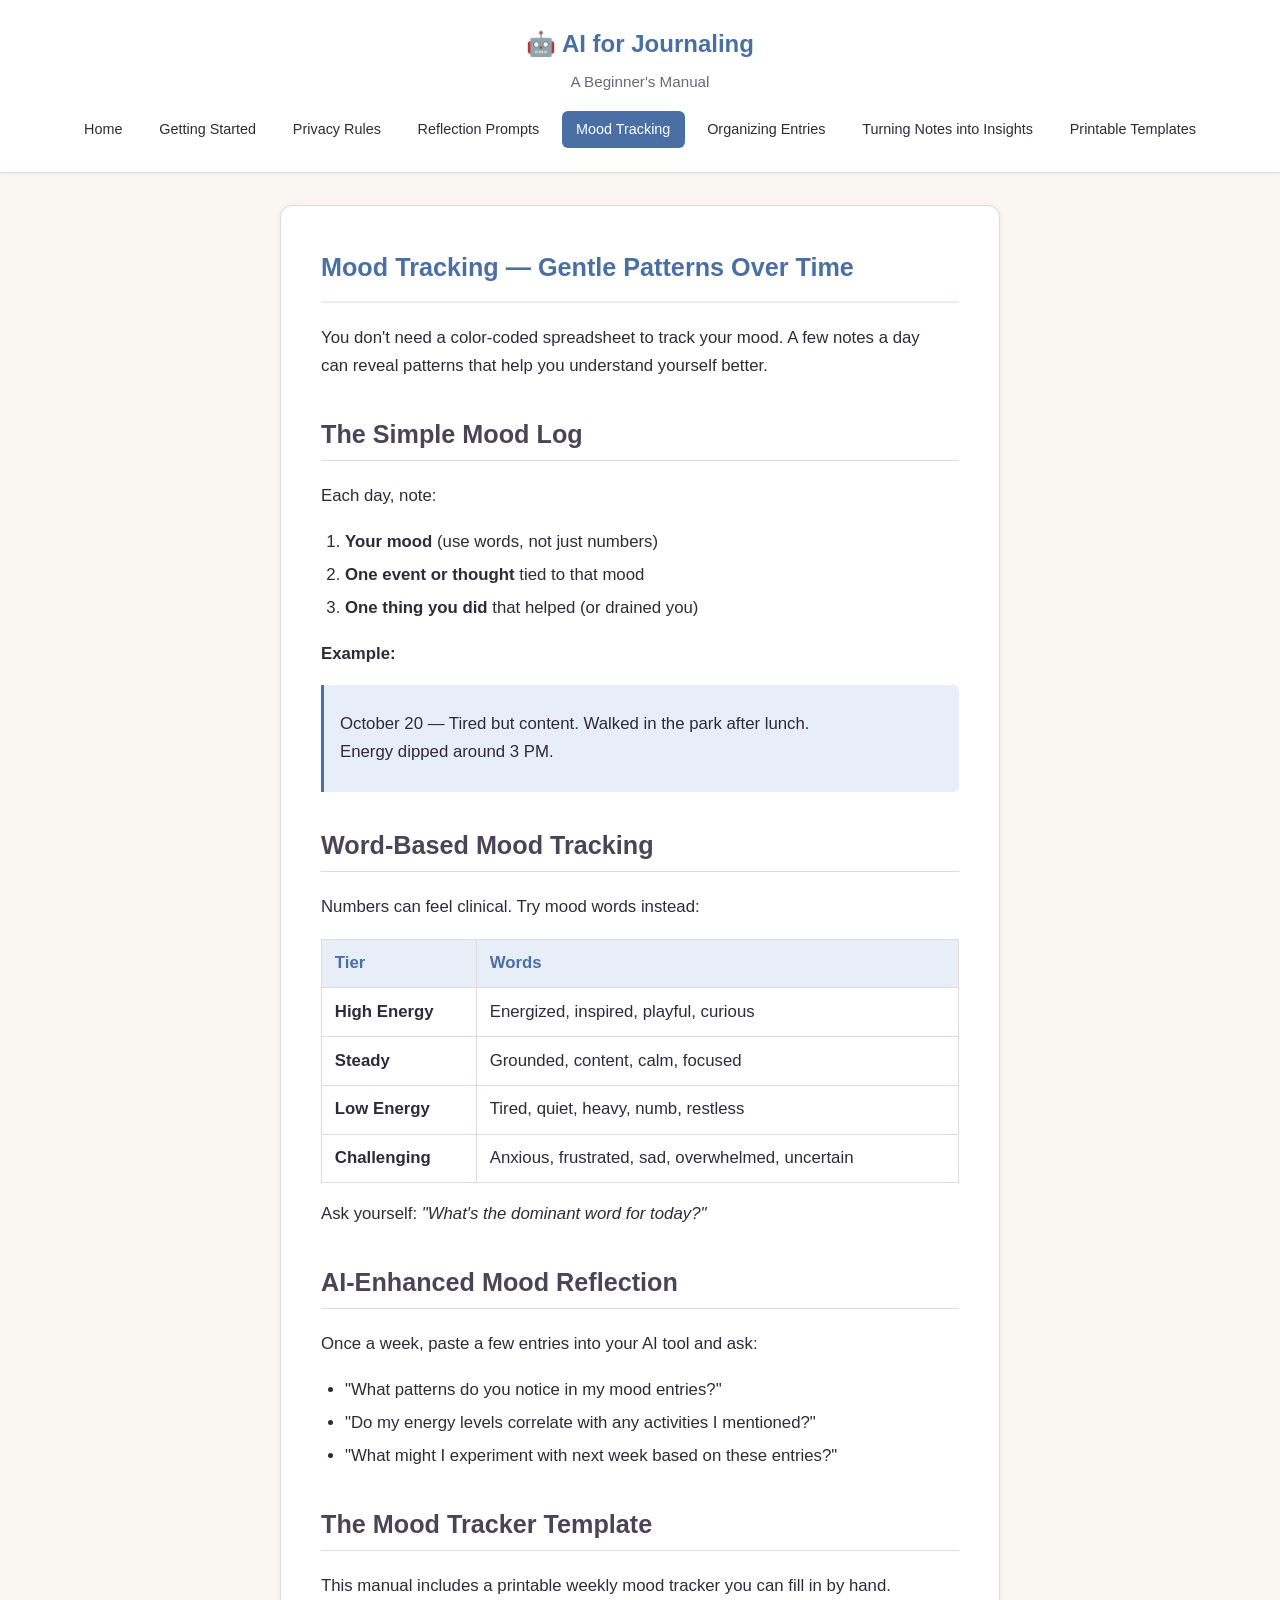
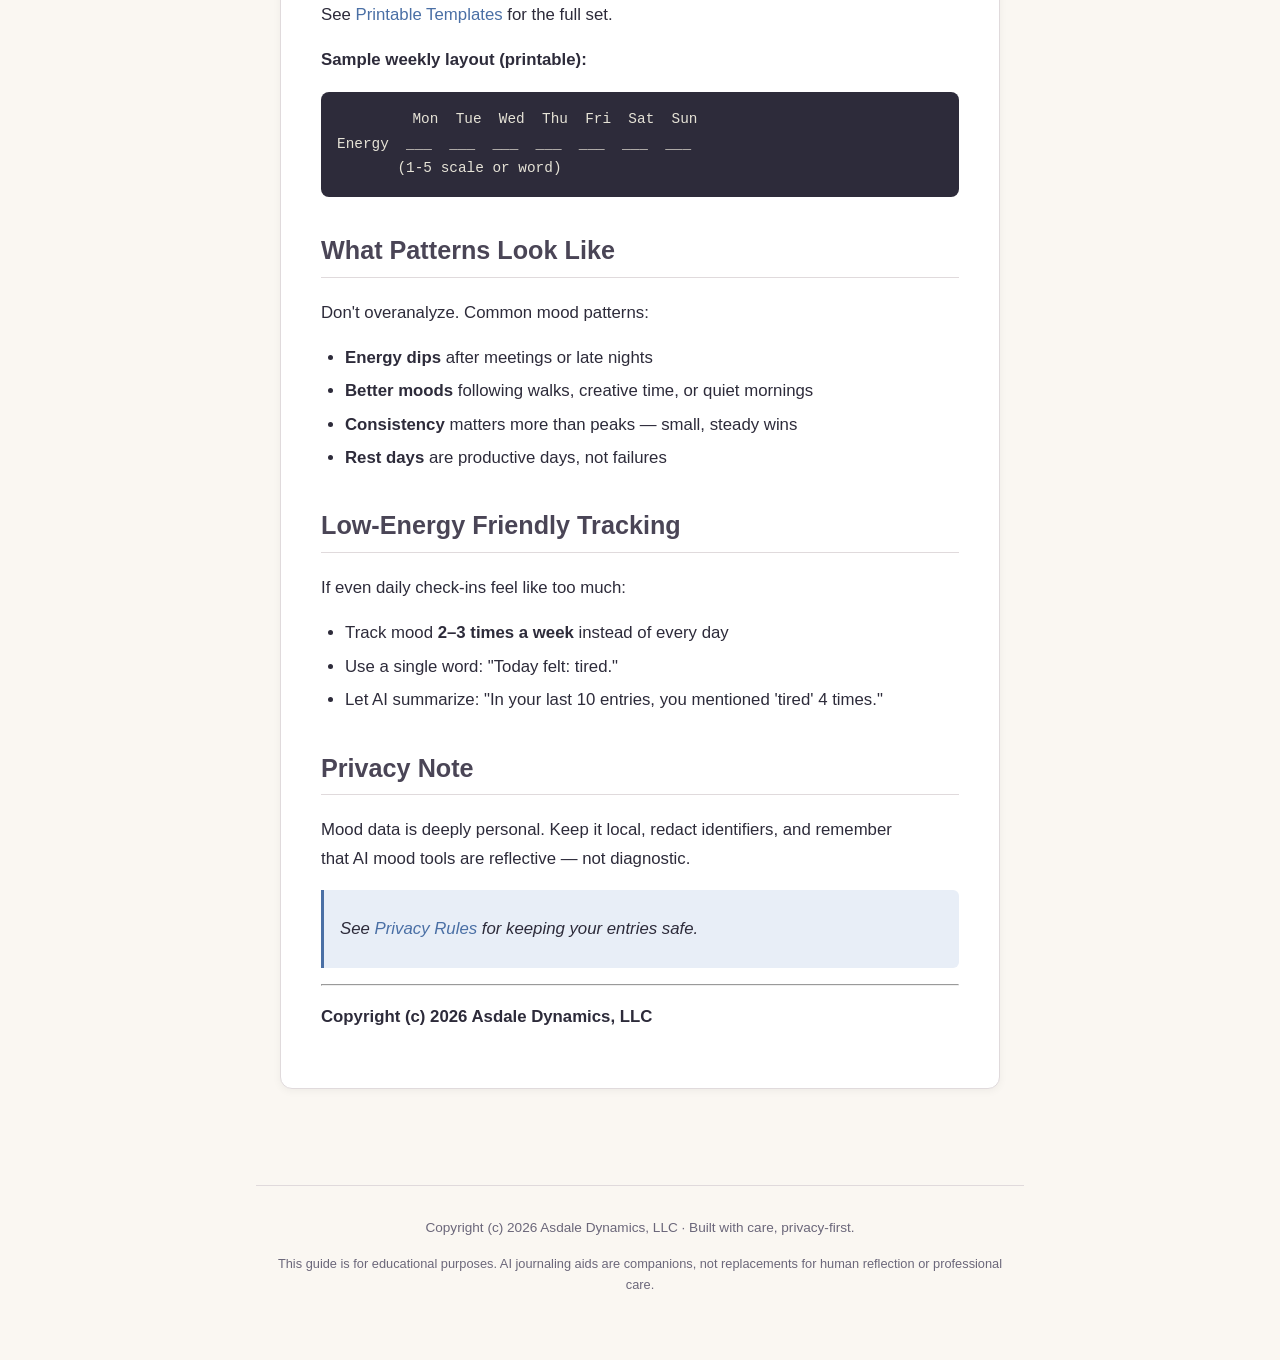
<file: site/mood-tracking.html>
<!DOCTYPE html>
<html lang="en">
<head>
    <meta charset="utf-8">
    <meta name="viewport" content="width=device-width, initial-scale=1.0">
    <title>Mood Tracking — Gentle Patterns Over Time | AI for Journaling — A Beginner&#x27;s Manual</title>
    <meta name="description" content="A warm, low-pressure guide to using AI as a journaling companion. Reflection prompts, mood tracking, entry organization, and actionable insights — with strong privacy rules and a local-first mindset.">
    <meta name="author" content="Asdale Dynamics, LLC">
    <link rel="icon" href="data:,">
    <style>
/* AI for Journaling — Site Styles */
:root {
    --bg: #faf7f2;
    --text: #2d2b3a;
    --muted: #6b677a;
    --accent: #4a6fa5;
    --accent-soft: #e8eef7;
    --border: #e0dadc;
    --card: #ffffff;
    --max-width: 48rem;
}

* {
    box-sizing: border-box;
}

body {
    margin: 0;
    padding: 0;
    background: var(--bg);
    color: var(--text);
    font-family: -apple-system, BlinkMacSystemFont, "Segoe UI", Roboto,
                 "Helvetica Neue", Arial, sans-serif;
    line-height: 1.7;
    font-size: 1.05rem;
}

.site-header {
    background: var(--card);
    border-bottom: 1px solid var(--border);
    padding: 1.5rem 1rem;
    text-align: center;
    position: sticky;
    top: 0;
    z-index: 100;
    box-shadow: 0 1px 3px rgba(0, 0, 0, 0.04);
}

.site-header h1 {
    margin: 0 0 0.25rem;
    font-size: 1.5rem;
    color: var(--accent);
}

.subtitle {
    margin: 0 0 1rem;
    color: var(--muted);
    font-size: 0.95rem;
}

.site-nav {
    margin-top: 0.5rem;
}

.nav-group {
    display: flex;
    flex-wrap: wrap;
    justify-content: center;
    gap: 0.5rem;
}

.nav-link {
    display: inline-block;
    padding: 0.4rem 0.9rem;
    text-decoration: none;
    color: var(--text);
    border-radius: 6px;
    font-size: 0.9rem;
    font-weight: 500;
    transition: background 0.2s, color 0.2s;
}

.nav-link:hover {
    background: var(--accent-soft);
    color: var(--accent);
}

.nav-link.active {
    background: var(--accent);
    color: #fff;
}

.site-main {
    max-width: var(--max-width);
    margin: 0 auto;
    padding: 2rem 1.5rem 4rem;
}

.content {
    background: var(--card);
    padding: 2.5rem;
    border-radius: 12px;
    box-shadow: 0 2px 8px rgba(0, 0, 0, 0.05);
    border: 1px solid var(--border);
}

.content h1 {
    color: var(--accent);
    border-bottom: 2px solid var(--accent-soft);
    padding-bottom: 0.75rem;
    margin-top: 0;
}

.content h2 {
    color: #4a4556;
    margin-top: 2rem;
    border-bottom: 1px solid var(--border);
    padding-bottom: 0.3rem;
}

.content h3 {
    color: #5a536b;
    margin-top: 1.5rem;
}

a {
    color: var(--accent);
    text-decoration: none;
}

a:hover {
    text-decoration: underline;
}

code {
    background: var(--accent-soft);
    padding: 0.15rem 0.4rem;
    border-radius: 4px;
    font-family: "Fira Code", "Courier New", monospace;
    font-size: 0.9rem;
}

pre {
    background: #2d2b3a;
    color: #e6e3d7;
    padding: 1rem;
    border-radius: 8px;
    overflow-x: auto;
    font-size: 0.9rem;
}

pre code {
    background: transparent;
    color: inherit;
}

table {
    width: 100%;
    border-collapse: collapse;
    margin: 1rem 0;
}

th, td {
    border: 1px solid var(--border);
    padding: 0.6rem 0.8rem;
    text-align: left;
}

th {
    background: var(--accent-soft);
    color: var(--accent);
}

blockquote {
    border-left: 3px solid var(--accent);
    background: var(--accent-soft);
    padding: 0.5rem 1rem;
    margin: 1rem 0;
    border-radius: 0 6px 6px 0;
}

ul, ol {
    padding-left: 1.5rem;
}

li {
    margin-bottom: 0.3rem;
}

.tip {
    background: #f0fdf4;
    border: 1px solid #bbf7d0;
    border-left: 4px solid #22c55e;
    padding: 0.75rem 1rem;
    border-radius: 0 6px 6px 0;
    margin: 1rem 0;
}

.warning {
    background: #fffbeb;
    border: 1px solid #fde68a;
    border-left: 4px solid #f59e0b;
    padding: 0.75rem 1rem;
    border-radius: 0 6px 6px 0;
    margin: 1rem 0;
}

.note {
    background: #eff6ff;
    border: 1px solid #bfdbfe;
    border-left: 4px solid var(--accent);
    padding: 0.75rem 1rem;
    border-radius: 0 6px 6px 0;
    margin: 1rem 0;
}

.site-footer {
    max-width: var(--max-width);
    margin: 2rem auto;
    text-align: center;
    padding: 1rem;
    color: var(--muted);
    font-size: 0.85rem;
    border-top: 1px solid var(--border);
}

.site-footer .small {
    font-size: 0.8rem;
    margin-top: 0.5rem;
}

@media (max-width: 600px) {
    .content {
        padding: 1.5rem;
    }
    .site-header h1 {
        font-size: 1.25rem;
    }
}

    </style>
</head>
<body>
    <header class="site-header">
        <h1><span class="ai-icon">🤖</span> AI for Journaling</h1>
        <p class="subtitle">A Beginner's Manual</p>
        <nav class="site-nav">
            <div class="nav-group">
                <a href="index.html" class="nav-link">Home</a>
    <a href="getting-started.html" class="nav-link">Getting Started</a>
    <a href="privacy.html" class="nav-link">Privacy Rules</a>
    <a href="reflection-prompts.html" class="nav-link">Reflection Prompts</a>
    <a href="mood-tracking.html" class="nav-link active">Mood Tracking</a>
    <a href="organizing.html" class="nav-link">Organizing Entries</a>
    <a href="insights.html" class="nav-link">Turning Notes into Insights</a>
    <a href="templates.html" class="nav-link">Printable Templates</a>
            </div>
        </nav>
    </header>

    <main class="site-main">
        <article class="content">
            <h1>Mood Tracking — Gentle Patterns Over Time</h1>
<p>You don't need a color-coded spreadsheet to track your mood. A few notes a day<br />
can reveal patterns that help you understand yourself better.</p>
<h2 id="the-simple-mood-log">The Simple Mood Log</h2>
<p>Each day, note:</p>
<ol>
<li><strong>Your mood</strong> (use words, not just numbers)</li>
<li><strong>One event or thought</strong> tied to that mood</li>
<li><strong>One thing you did</strong> that helped (or drained you)</li>
</ol>
<p><strong>Example:</strong></p>
<blockquote>
<p>October 20 — Tired but content. Walked in the park after lunch.<br />
Energy dipped around 3 PM.</p>
</blockquote>
<h2 id="word-based-mood-tracking">Word-Based Mood Tracking</h2>
<p>Numbers can feel clinical. Try mood words instead:</p>
<table>
<thead>
<tr>
<th>Tier</th>
<th>Words</th>
</tr>
</thead>
<tbody>
<tr>
<td><strong>High Energy</strong></td>
<td>Energized, inspired, playful, curious</td>
</tr>
<tr>
<td><strong>Steady</strong></td>
<td>Grounded, content, calm, focused</td>
</tr>
<tr>
<td><strong>Low Energy</strong></td>
<td>Tired, quiet, heavy, numb, restless</td>
</tr>
<tr>
<td><strong>Challenging</strong></td>
<td>Anxious, frustrated, sad, overwhelmed, uncertain</td>
</tr>
</tbody>
</table>
<p>Ask yourself: <em>"What's the dominant word for today?"</em></p>
<h2 id="ai-enhanced-mood-reflection">AI-Enhanced Mood Reflection</h2>
<p>Once a week, paste a few entries into your AI tool and ask:</p>
<ul>
<li>"What patterns do you notice in my mood entries?"</li>
<li>"Do my energy levels correlate with any activities I mentioned?"</li>
<li>"What might I experiment with next week based on these entries?"</li>
</ul>
<h2 id="the-mood-tracker-template">The Mood Tracker Template</h2>
<p>This manual includes a printable weekly mood tracker you can fill in by hand.<br />
See <a href="templates.html">Printable Templates</a> for the full set.</p>
<p><strong>Sample weekly layout (printable):</strong></p>
<pre><code>        Mon  Tue  Wed  Thu  Fri  Sat  Sun
Energy  ___  ___  ___  ___  ___  ___  ___
       (1-5 scale or word)
</code></pre>
<h2 id="what-patterns-look-like">What Patterns Look Like</h2>
<p>Don't overanalyze. Common mood patterns:</p>
<ul>
<li><strong>Energy dips</strong> after meetings or late nights</li>
<li><strong>Better moods</strong> following walks, creative time, or quiet mornings</li>
<li><strong>Consistency</strong> matters more than peaks — small, steady wins</li>
<li><strong>Rest days</strong> are productive days, not failures</li>
</ul>
<h2 id="low-energy-friendly-tracking">Low-Energy Friendly Tracking</h2>
<p>If even daily check-ins feel like too much:</p>
<ul>
<li>Track mood <strong>2–3 times a week</strong> instead of every day</li>
<li>Use a single word: "Today felt: tired."</li>
<li>Let AI summarize: "In your last 10 entries, you mentioned 'tired' 4 times."</li>
</ul>
<h2 id="privacy-note">Privacy Note</h2>
<p>Mood data is deeply personal. Keep it local, redact identifiers, and remember<br />
that AI mood tools are reflective — not diagnostic.</p>
<blockquote>
<p><em>See <a href="privacy.html">Privacy Rules</a> for keeping your entries safe.</em></p>
</blockquote>
<hr />
<p><strong>Copyright (c) 2026 Asdale Dynamics, LLC</strong></p>
        </article>
    </main>

    <footer class="site-footer">
        <p>Copyright (c) 2026 Asdale Dynamics, LLC &middot; Built with care, privacy-first.</p>
        <p class="small">This guide is for educational purposes. AI journaling aids
        are companions, not replacements for human reflection or professional care.</p>
    </footer>
</body>
</html>
</file>
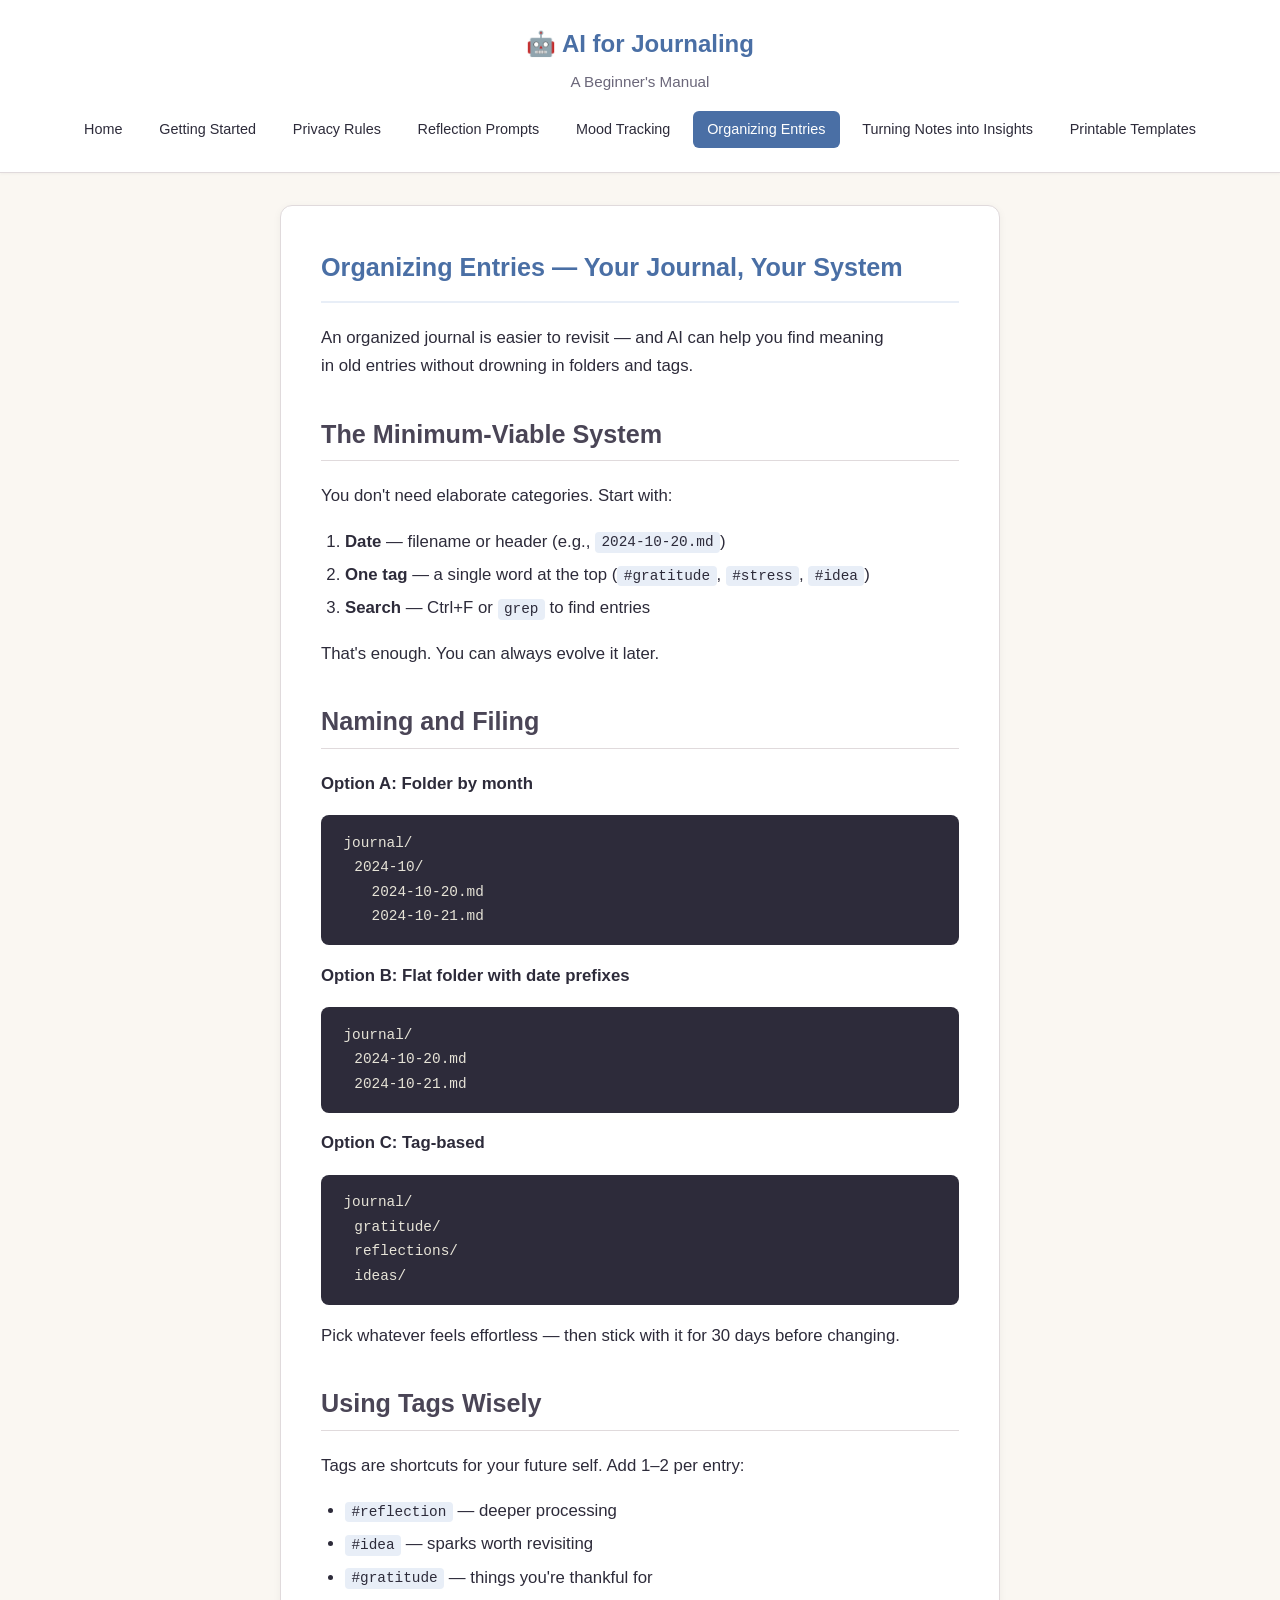
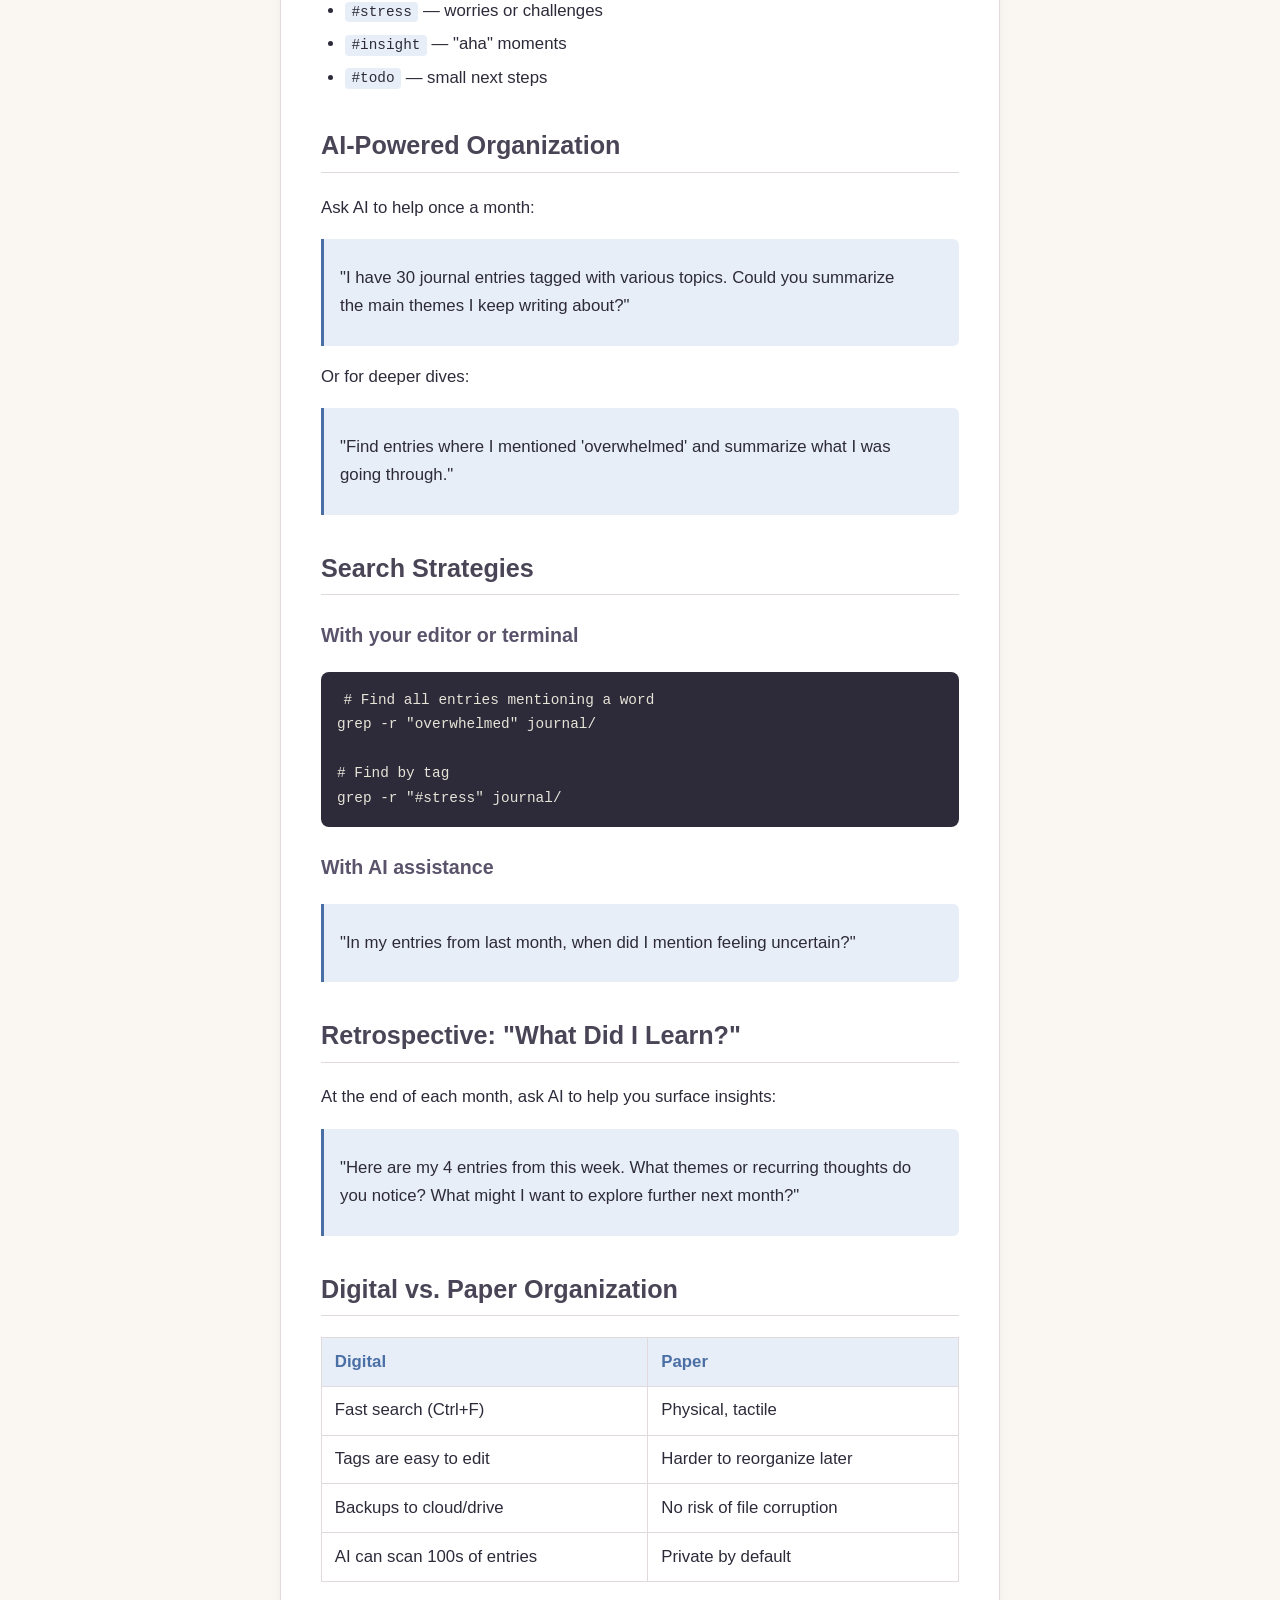
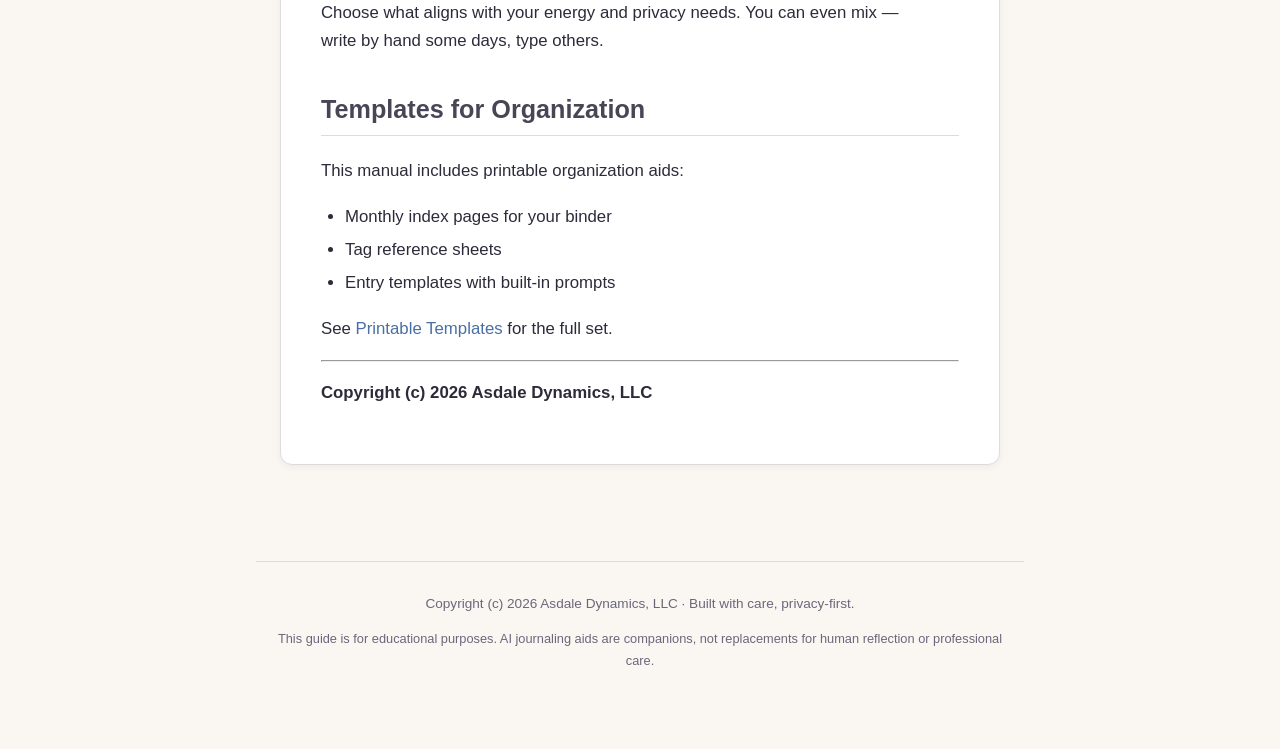
<file: site/organizing.html>
<!DOCTYPE html>
<html lang="en">
<head>
    <meta charset="utf-8">
    <meta name="viewport" content="width=device-width, initial-scale=1.0">
    <title>Organizing Entries — Your Journal, Your System | AI for Journaling — A Beginner&#x27;s Manual</title>
    <meta name="description" content="A warm, low-pressure guide to using AI as a journaling companion. Reflection prompts, mood tracking, entry organization, and actionable insights — with strong privacy rules and a local-first mindset.">
    <meta name="author" content="Asdale Dynamics, LLC">
    <link rel="icon" href="data:,">
    <style>
/* AI for Journaling — Site Styles */
:root {
    --bg: #faf7f2;
    --text: #2d2b3a;
    --muted: #6b677a;
    --accent: #4a6fa5;
    --accent-soft: #e8eef7;
    --border: #e0dadc;
    --card: #ffffff;
    --max-width: 48rem;
}

* {
    box-sizing: border-box;
}

body {
    margin: 0;
    padding: 0;
    background: var(--bg);
    color: var(--text);
    font-family: -apple-system, BlinkMacSystemFont, "Segoe UI", Roboto,
                 "Helvetica Neue", Arial, sans-serif;
    line-height: 1.7;
    font-size: 1.05rem;
}

.site-header {
    background: var(--card);
    border-bottom: 1px solid var(--border);
    padding: 1.5rem 1rem;
    text-align: center;
    position: sticky;
    top: 0;
    z-index: 100;
    box-shadow: 0 1px 3px rgba(0, 0, 0, 0.04);
}

.site-header h1 {
    margin: 0 0 0.25rem;
    font-size: 1.5rem;
    color: var(--accent);
}

.subtitle {
    margin: 0 0 1rem;
    color: var(--muted);
    font-size: 0.95rem;
}

.site-nav {
    margin-top: 0.5rem;
}

.nav-group {
    display: flex;
    flex-wrap: wrap;
    justify-content: center;
    gap: 0.5rem;
}

.nav-link {
    display: inline-block;
    padding: 0.4rem 0.9rem;
    text-decoration: none;
    color: var(--text);
    border-radius: 6px;
    font-size: 0.9rem;
    font-weight: 500;
    transition: background 0.2s, color 0.2s;
}

.nav-link:hover {
    background: var(--accent-soft);
    color: var(--accent);
}

.nav-link.active {
    background: var(--accent);
    color: #fff;
}

.site-main {
    max-width: var(--max-width);
    margin: 0 auto;
    padding: 2rem 1.5rem 4rem;
}

.content {
    background: var(--card);
    padding: 2.5rem;
    border-radius: 12px;
    box-shadow: 0 2px 8px rgba(0, 0, 0, 0.05);
    border: 1px solid var(--border);
}

.content h1 {
    color: var(--accent);
    border-bottom: 2px solid var(--accent-soft);
    padding-bottom: 0.75rem;
    margin-top: 0;
}

.content h2 {
    color: #4a4556;
    margin-top: 2rem;
    border-bottom: 1px solid var(--border);
    padding-bottom: 0.3rem;
}

.content h3 {
    color: #5a536b;
    margin-top: 1.5rem;
}

a {
    color: var(--accent);
    text-decoration: none;
}

a:hover {
    text-decoration: underline;
}

code {
    background: var(--accent-soft);
    padding: 0.15rem 0.4rem;
    border-radius: 4px;
    font-family: "Fira Code", "Courier New", monospace;
    font-size: 0.9rem;
}

pre {
    background: #2d2b3a;
    color: #e6e3d7;
    padding: 1rem;
    border-radius: 8px;
    overflow-x: auto;
    font-size: 0.9rem;
}

pre code {
    background: transparent;
    color: inherit;
}

table {
    width: 100%;
    border-collapse: collapse;
    margin: 1rem 0;
}

th, td {
    border: 1px solid var(--border);
    padding: 0.6rem 0.8rem;
    text-align: left;
}

th {
    background: var(--accent-soft);
    color: var(--accent);
}

blockquote {
    border-left: 3px solid var(--accent);
    background: var(--accent-soft);
    padding: 0.5rem 1rem;
    margin: 1rem 0;
    border-radius: 0 6px 6px 0;
}

ul, ol {
    padding-left: 1.5rem;
}

li {
    margin-bottom: 0.3rem;
}

.tip {
    background: #f0fdf4;
    border: 1px solid #bbf7d0;
    border-left: 4px solid #22c55e;
    padding: 0.75rem 1rem;
    border-radius: 0 6px 6px 0;
    margin: 1rem 0;
}

.warning {
    background: #fffbeb;
    border: 1px solid #fde68a;
    border-left: 4px solid #f59e0b;
    padding: 0.75rem 1rem;
    border-radius: 0 6px 6px 0;
    margin: 1rem 0;
}

.note {
    background: #eff6ff;
    border: 1px solid #bfdbfe;
    border-left: 4px solid var(--accent);
    padding: 0.75rem 1rem;
    border-radius: 0 6px 6px 0;
    margin: 1rem 0;
}

.site-footer {
    max-width: var(--max-width);
    margin: 2rem auto;
    text-align: center;
    padding: 1rem;
    color: var(--muted);
    font-size: 0.85rem;
    border-top: 1px solid var(--border);
}

.site-footer .small {
    font-size: 0.8rem;
    margin-top: 0.5rem;
}

@media (max-width: 600px) {
    .content {
        padding: 1.5rem;
    }
    .site-header h1 {
        font-size: 1.25rem;
    }
}

    </style>
</head>
<body>
    <header class="site-header">
        <h1><span class="ai-icon">🤖</span> AI for Journaling</h1>
        <p class="subtitle">A Beginner's Manual</p>
        <nav class="site-nav">
            <div class="nav-group">
                <a href="index.html" class="nav-link">Home</a>
    <a href="getting-started.html" class="nav-link">Getting Started</a>
    <a href="privacy.html" class="nav-link">Privacy Rules</a>
    <a href="reflection-prompts.html" class="nav-link">Reflection Prompts</a>
    <a href="mood-tracking.html" class="nav-link">Mood Tracking</a>
    <a href="organizing.html" class="nav-link active">Organizing Entries</a>
    <a href="insights.html" class="nav-link">Turning Notes into Insights</a>
    <a href="templates.html" class="nav-link">Printable Templates</a>
            </div>
        </nav>
    </header>

    <main class="site-main">
        <article class="content">
            <h1>Organizing Entries — Your Journal, Your System</h1>
<p>An organized journal is easier to revisit — and AI can help you find meaning<br />
in old entries without drowning in folders and tags.</p>
<h2 id="the-minimum-viable-system">The Minimum-Viable System</h2>
<p>You don't need elaborate categories. Start with:</p>
<ol>
<li><strong>Date</strong> — filename or header (e.g., <code>2024-10-20.md</code>)</li>
<li><strong>One tag</strong> — a single word at the top (<code>#gratitude</code>, <code>#stress</code>, <code>#idea</code>)</li>
<li><strong>Search</strong> — Ctrl+F or <code>grep</code> to find entries</li>
</ol>
<p>That's enough. You can always evolve it later.</p>
<h2 id="naming-and-filing">Naming and Filing</h2>
<p><strong>Option A: Folder by month</strong></p>
<pre><code>journal/
  2024-10/
    2024-10-20.md
    2024-10-21.md
</code></pre>
<p><strong>Option B: Flat folder with date prefixes</strong></p>
<pre><code>journal/
  2024-10-20.md
  2024-10-21.md
</code></pre>
<p><strong>Option C: Tag-based</strong></p>
<pre><code>journal/
  gratitude/
  reflections/
  ideas/
</code></pre>
<p>Pick whatever feels effortless — then stick with it for 30 days before changing.</p>
<h2 id="using-tags-wisely">Using Tags Wisely</h2>
<p>Tags are shortcuts for your future self. Add 1–2 per entry:</p>
<ul>
<li><code>#reflection</code> — deeper processing</li>
<li><code>#idea</code> — sparks worth revisiting</li>
<li><code>#gratitude</code> — things you're thankful for</li>
<li><code>#stress</code> — worries or challenges</li>
<li><code>#insight</code> — "aha" moments</li>
<li><code>#todo</code> — small next steps</li>
</ul>
<h2 id="ai-powered-organization">AI-Powered Organization</h2>
<p>Ask AI to help once a month:</p>
<blockquote>
<p>"I have 30 journal entries tagged with various topics. Could you summarize<br />
the main themes I keep writing about?"</p>
</blockquote>
<p>Or for deeper dives:</p>
<blockquote>
<p>"Find entries where I mentioned 'overwhelmed' and summarize what I was<br />
going through."</p>
</blockquote>
<h2 id="search-strategies">Search Strategies</h2>
<h3 id="with-your-editor-or-terminal">With your editor or terminal</h3>
<pre><code class="language-bash"># Find all entries mentioning a word
grep -r &quot;overwhelmed&quot; journal/

# Find by tag
grep -r &quot;#stress&quot; journal/
</code></pre>
<h3 id="with-ai-assistance">With AI assistance</h3>
<blockquote>
<p>"In my entries from last month, when did I mention feeling uncertain?"</p>
</blockquote>
<h2 id="retrospective-what-did-i-learn">Retrospective: "What Did I Learn?"</h2>
<p>At the end of each month, ask AI to help you surface insights:</p>
<blockquote>
<p>"Here are my 4 entries from this week. What themes or recurring thoughts do<br />
you notice? What might I want to explore further next month?"</p>
</blockquote>
<h2 id="digital-vs-paper-organization">Digital vs. Paper Organization</h2>
<table>
<thead>
<tr>
<th>Digital</th>
<th>Paper</th>
</tr>
</thead>
<tbody>
<tr>
<td>Fast search (Ctrl+F)</td>
<td>Physical, tactile</td>
</tr>
<tr>
<td>Tags are easy to edit</td>
<td>Harder to reorganize later</td>
</tr>
<tr>
<td>Backups to cloud/drive</td>
<td>No risk of file corruption</td>
</tr>
<tr>
<td>AI can scan 100s of entries</td>
<td>Private by default</td>
</tr>
</tbody>
</table>
<p>Choose what aligns with your energy and privacy needs. You can even mix —<br />
write by hand some days, type others.</p>
<h2 id="templates-for-organization">Templates for Organization</h2>
<p>This manual includes printable organization aids:</p>
<ul>
<li>Monthly index pages for your binder</li>
<li>Tag reference sheets</li>
<li>Entry templates with built-in prompts</li>
</ul>
<p>See <a href="templates.html">Printable Templates</a> for the full set.</p>
<hr />
<p><strong>Copyright (c) 2026 Asdale Dynamics, LLC</strong></p>
        </article>
    </main>

    <footer class="site-footer">
        <p>Copyright (c) 2026 Asdale Dynamics, LLC &middot; Built with care, privacy-first.</p>
        <p class="small">This guide is for educational purposes. AI journaling aids
        are companions, not replacements for human reflection or professional care.</p>
    </footer>
</body>
</html>
</file>
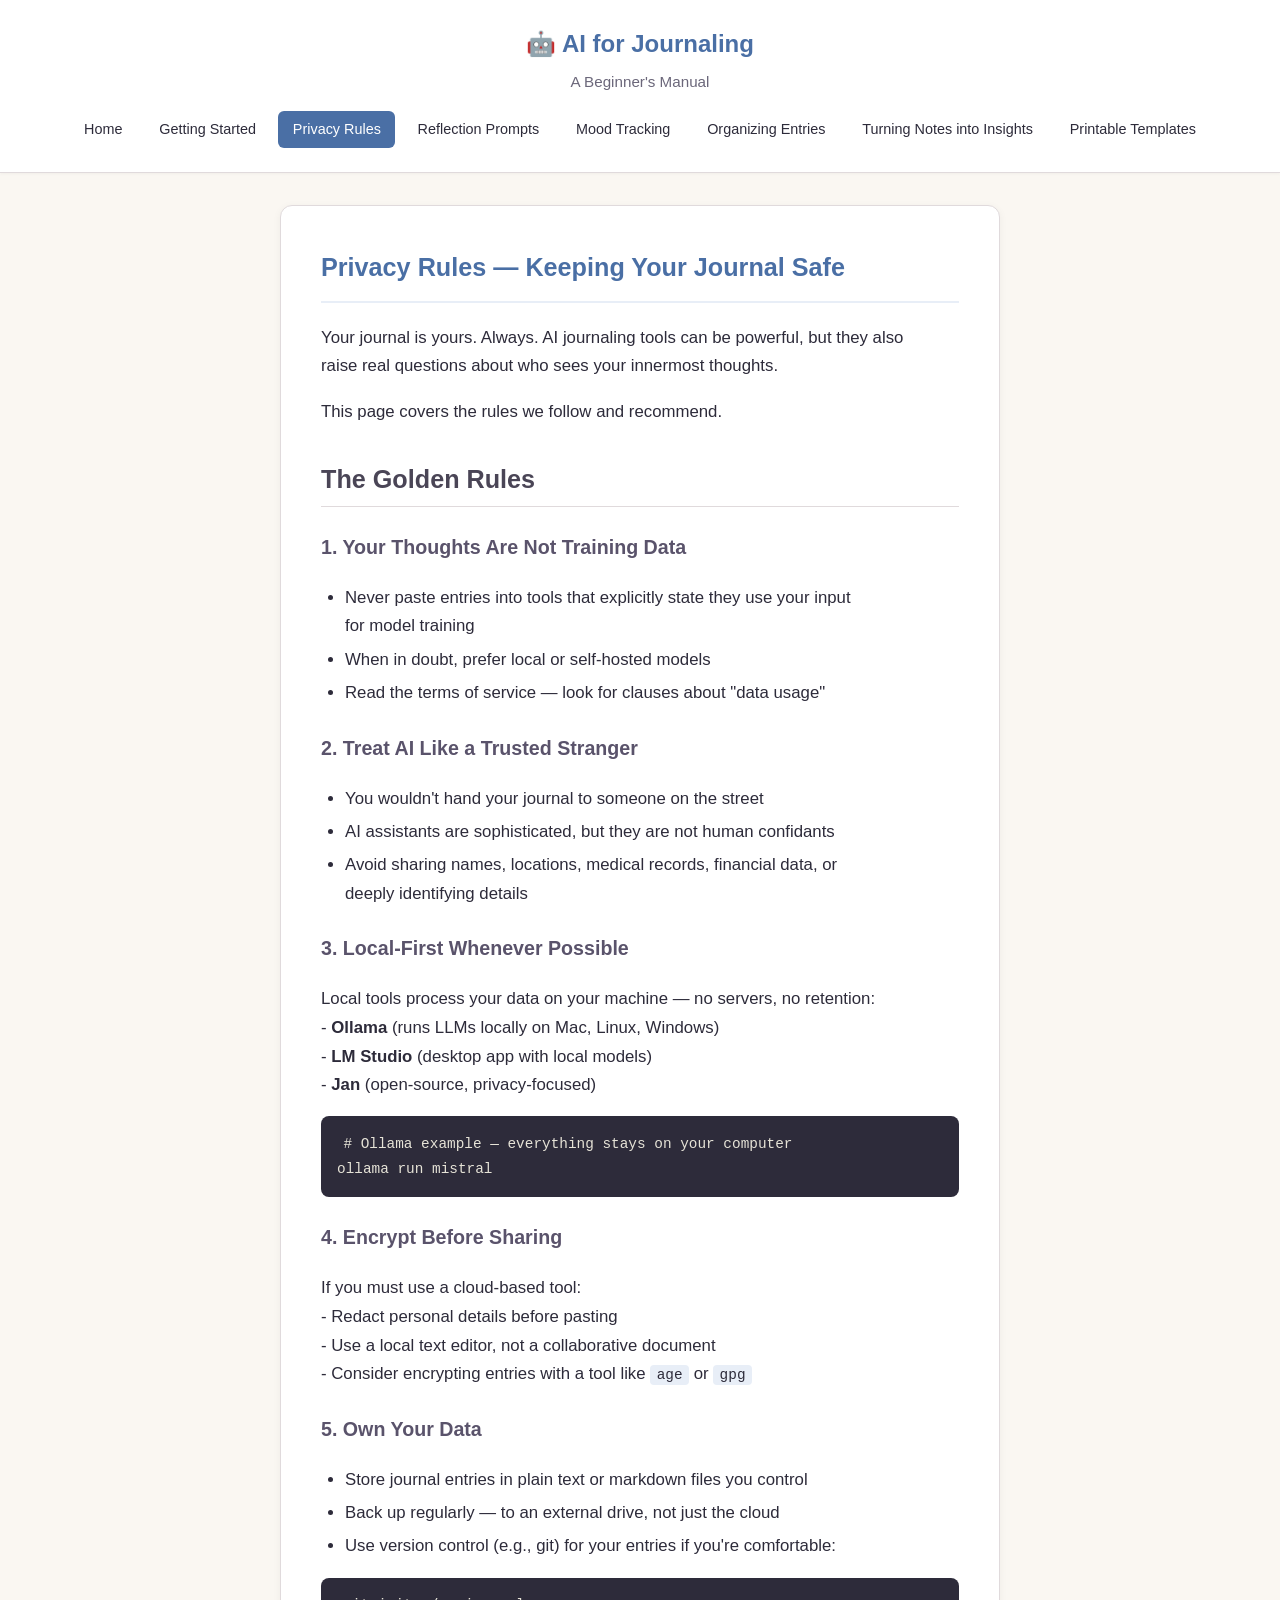
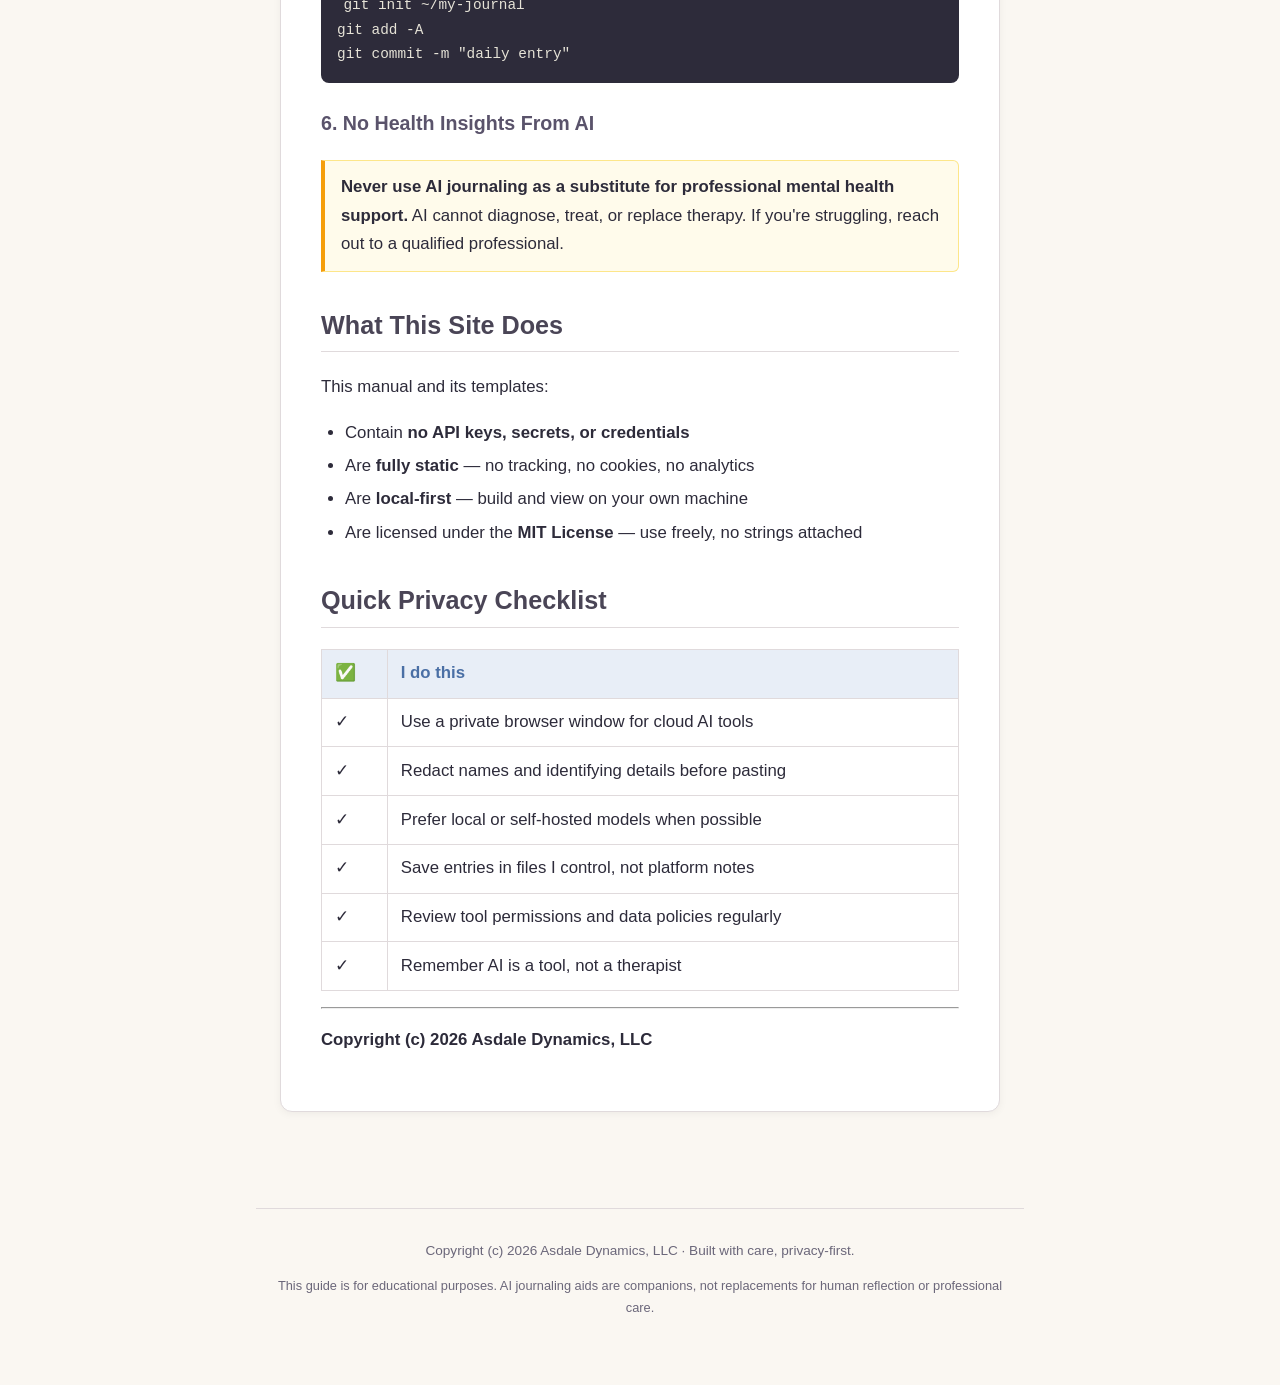
<file: site/privacy.html>
<!DOCTYPE html>
<html lang="en">
<head>
    <meta charset="utf-8">
    <meta name="viewport" content="width=device-width, initial-scale=1.0">
    <title>Privacy Rules — Keeping Your Journal Safe | AI for Journaling — A Beginner&#x27;s Manual</title>
    <meta name="description" content="A warm, low-pressure guide to using AI as a journaling companion. Reflection prompts, mood tracking, entry organization, and actionable insights — with strong privacy rules and a local-first mindset.">
    <meta name="author" content="Asdale Dynamics, LLC">
    <link rel="icon" href="data:,">
    <style>
/* AI for Journaling — Site Styles */
:root {
    --bg: #faf7f2;
    --text: #2d2b3a;
    --muted: #6b677a;
    --accent: #4a6fa5;
    --accent-soft: #e8eef7;
    --border: #e0dadc;
    --card: #ffffff;
    --max-width: 48rem;
}

* {
    box-sizing: border-box;
}

body {
    margin: 0;
    padding: 0;
    background: var(--bg);
    color: var(--text);
    font-family: -apple-system, BlinkMacSystemFont, "Segoe UI", Roboto,
                 "Helvetica Neue", Arial, sans-serif;
    line-height: 1.7;
    font-size: 1.05rem;
}

.site-header {
    background: var(--card);
    border-bottom: 1px solid var(--border);
    padding: 1.5rem 1rem;
    text-align: center;
    position: sticky;
    top: 0;
    z-index: 100;
    box-shadow: 0 1px 3px rgba(0, 0, 0, 0.04);
}

.site-header h1 {
    margin: 0 0 0.25rem;
    font-size: 1.5rem;
    color: var(--accent);
}

.subtitle {
    margin: 0 0 1rem;
    color: var(--muted);
    font-size: 0.95rem;
}

.site-nav {
    margin-top: 0.5rem;
}

.nav-group {
    display: flex;
    flex-wrap: wrap;
    justify-content: center;
    gap: 0.5rem;
}

.nav-link {
    display: inline-block;
    padding: 0.4rem 0.9rem;
    text-decoration: none;
    color: var(--text);
    border-radius: 6px;
    font-size: 0.9rem;
    font-weight: 500;
    transition: background 0.2s, color 0.2s;
}

.nav-link:hover {
    background: var(--accent-soft);
    color: var(--accent);
}

.nav-link.active {
    background: var(--accent);
    color: #fff;
}

.site-main {
    max-width: var(--max-width);
    margin: 0 auto;
    padding: 2rem 1.5rem 4rem;
}

.content {
    background: var(--card);
    padding: 2.5rem;
    border-radius: 12px;
    box-shadow: 0 2px 8px rgba(0, 0, 0, 0.05);
    border: 1px solid var(--border);
}

.content h1 {
    color: var(--accent);
    border-bottom: 2px solid var(--accent-soft);
    padding-bottom: 0.75rem;
    margin-top: 0;
}

.content h2 {
    color: #4a4556;
    margin-top: 2rem;
    border-bottom: 1px solid var(--border);
    padding-bottom: 0.3rem;
}

.content h3 {
    color: #5a536b;
    margin-top: 1.5rem;
}

a {
    color: var(--accent);
    text-decoration: none;
}

a:hover {
    text-decoration: underline;
}

code {
    background: var(--accent-soft);
    padding: 0.15rem 0.4rem;
    border-radius: 4px;
    font-family: "Fira Code", "Courier New", monospace;
    font-size: 0.9rem;
}

pre {
    background: #2d2b3a;
    color: #e6e3d7;
    padding: 1rem;
    border-radius: 8px;
    overflow-x: auto;
    font-size: 0.9rem;
}

pre code {
    background: transparent;
    color: inherit;
}

table {
    width: 100%;
    border-collapse: collapse;
    margin: 1rem 0;
}

th, td {
    border: 1px solid var(--border);
    padding: 0.6rem 0.8rem;
    text-align: left;
}

th {
    background: var(--accent-soft);
    color: var(--accent);
}

blockquote {
    border-left: 3px solid var(--accent);
    background: var(--accent-soft);
    padding: 0.5rem 1rem;
    margin: 1rem 0;
    border-radius: 0 6px 6px 0;
}

ul, ol {
    padding-left: 1.5rem;
}

li {
    margin-bottom: 0.3rem;
}

.tip {
    background: #f0fdf4;
    border: 1px solid #bbf7d0;
    border-left: 4px solid #22c55e;
    padding: 0.75rem 1rem;
    border-radius: 0 6px 6px 0;
    margin: 1rem 0;
}

.warning {
    background: #fffbeb;
    border: 1px solid #fde68a;
    border-left: 4px solid #f59e0b;
    padding: 0.75rem 1rem;
    border-radius: 0 6px 6px 0;
    margin: 1rem 0;
}

.note {
    background: #eff6ff;
    border: 1px solid #bfdbfe;
    border-left: 4px solid var(--accent);
    padding: 0.75rem 1rem;
    border-radius: 0 6px 6px 0;
    margin: 1rem 0;
}

.site-footer {
    max-width: var(--max-width);
    margin: 2rem auto;
    text-align: center;
    padding: 1rem;
    color: var(--muted);
    font-size: 0.85rem;
    border-top: 1px solid var(--border);
}

.site-footer .small {
    font-size: 0.8rem;
    margin-top: 0.5rem;
}

@media (max-width: 600px) {
    .content {
        padding: 1.5rem;
    }
    .site-header h1 {
        font-size: 1.25rem;
    }
}

    </style>
</head>
<body>
    <header class="site-header">
        <h1><span class="ai-icon">🤖</span> AI for Journaling</h1>
        <p class="subtitle">A Beginner's Manual</p>
        <nav class="site-nav">
            <div class="nav-group">
                <a href="index.html" class="nav-link">Home</a>
    <a href="getting-started.html" class="nav-link">Getting Started</a>
    <a href="privacy.html" class="nav-link active">Privacy Rules</a>
    <a href="reflection-prompts.html" class="nav-link">Reflection Prompts</a>
    <a href="mood-tracking.html" class="nav-link">Mood Tracking</a>
    <a href="organizing.html" class="nav-link">Organizing Entries</a>
    <a href="insights.html" class="nav-link">Turning Notes into Insights</a>
    <a href="templates.html" class="nav-link">Printable Templates</a>
            </div>
        </nav>
    </header>

    <main class="site-main">
        <article class="content">
            <h1>Privacy Rules — Keeping Your Journal Safe</h1>
<p>Your journal is yours. Always. AI journaling tools can be powerful, but they also<br />
raise real questions about who sees your innermost thoughts.</p>
<p>This page covers the rules we follow and recommend.</p>
<h2 id="the-golden-rules">The Golden Rules</h2>
<h3 id="1-your-thoughts-are-not-training-data">1. Your Thoughts Are Not Training Data</h3>
<ul>
<li>Never paste entries into tools that explicitly state they use your input<br />
  for model training</li>
<li>When in doubt, prefer local or self-hosted models</li>
<li>Read the terms of service — look for clauses about "data usage"</li>
</ul>
<h3 id="2-treat-ai-like-a-trusted-stranger">2. Treat AI Like a Trusted Stranger</h3>
<ul>
<li>You wouldn't hand your journal to someone on the street</li>
<li>AI assistants are sophisticated, but they are not human confidants</li>
<li>Avoid sharing names, locations, medical records, financial data, or<br />
  deeply identifying details</li>
</ul>
<h3 id="3-local-first-whenever-possible">3. Local-First Whenever Possible</h3>
<p>Local tools process your data on your machine — no servers, no retention:<br />
- <strong>Ollama</strong> (runs LLMs locally on Mac, Linux, Windows)<br />
- <strong>LM Studio</strong> (desktop app with local models)<br />
- <strong>Jan</strong> (open-source, privacy-focused)</p>
<pre><code class="language-bash"># Ollama example — everything stays on your computer
ollama run mistral
</code></pre>
<h3 id="4-encrypt-before-sharing">4. Encrypt Before Sharing</h3>
<p>If you must use a cloud-based tool:<br />
- Redact personal details before pasting<br />
- Use a local text editor, not a collaborative document<br />
- Consider encrypting entries with a tool like <code>age</code> or <code>gpg</code></p>
<h3 id="5-own-your-data">5. Own Your Data</h3>
<ul>
<li>Store journal entries in plain text or markdown files you control</li>
<li>Back up regularly — to an external drive, not just the cloud</li>
<li>Use version control (e.g., git) for your entries if you're comfortable:</li>
</ul>
<pre><code class="language-bash">git init ~/my-journal
git add -A
git commit -m &quot;daily entry&quot;
</code></pre>
<h3 id="6-no-health-insights-from-ai">6. No Health Insights From AI</h3>
<div class="warning"><strong>Never use AI journaling as a substitute for professional mental health support.</strong> AI cannot diagnose, treat, or replace therapy. If you're struggling, reach out to a qualified professional.</div>

<h2 id="what-this-site-does">What This Site Does</h2>
<p>This manual and its templates:</p>
<ul>
<li>Contain <strong>no API keys, secrets, or credentials</strong></li>
<li>Are <strong>fully static</strong> — no tracking, no cookies, no analytics</li>
<li>Are <strong>local-first</strong> — build and view on your own machine</li>
<li>Are licensed under the <strong>MIT License</strong> — use freely, no strings attached</li>
</ul>
<h2 id="quick-privacy-checklist">Quick Privacy Checklist</h2>
<table>
<thead>
<tr>
<th>✅</th>
<th>I do this</th>
</tr>
</thead>
<tbody>
<tr>
<td>✓</td>
<td>Use a private browser window for cloud AI tools</td>
</tr>
<tr>
<td>✓</td>
<td>Redact names and identifying details before pasting</td>
</tr>
<tr>
<td>✓</td>
<td>Prefer local or self-hosted models when possible</td>
</tr>
<tr>
<td>✓</td>
<td>Save entries in files I control, not platform notes</td>
</tr>
<tr>
<td>✓</td>
<td>Review tool permissions and data policies regularly</td>
</tr>
<tr>
<td>✓</td>
<td>Remember AI is a tool, not a therapist</td>
</tr>
</tbody>
</table>
<hr />
<p><strong>Copyright (c) 2026 Asdale Dynamics, LLC</strong></p>
        </article>
    </main>

    <footer class="site-footer">
        <p>Copyright (c) 2026 Asdale Dynamics, LLC &middot; Built with care, privacy-first.</p>
        <p class="small">This guide is for educational purposes. AI journaling aids
        are companions, not replacements for human reflection or professional care.</p>
    </footer>
</body>
</html>
</file>
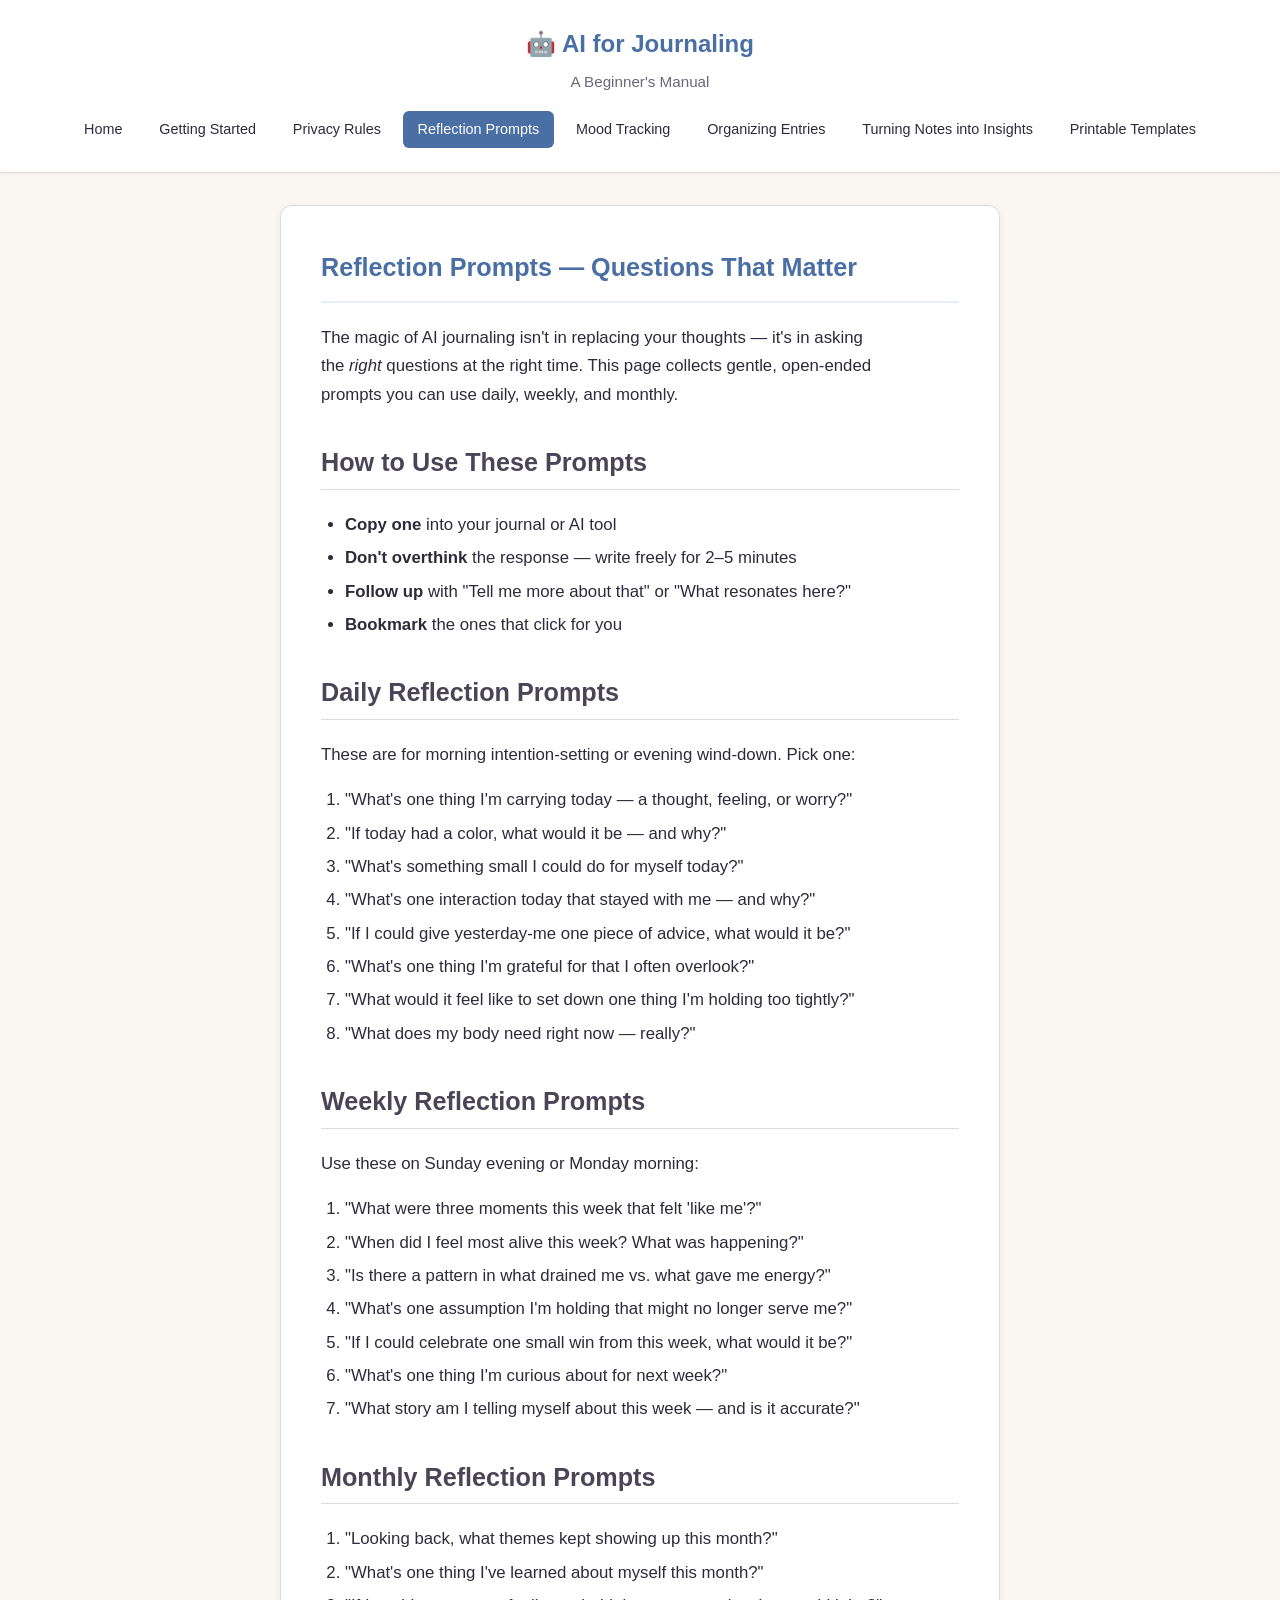
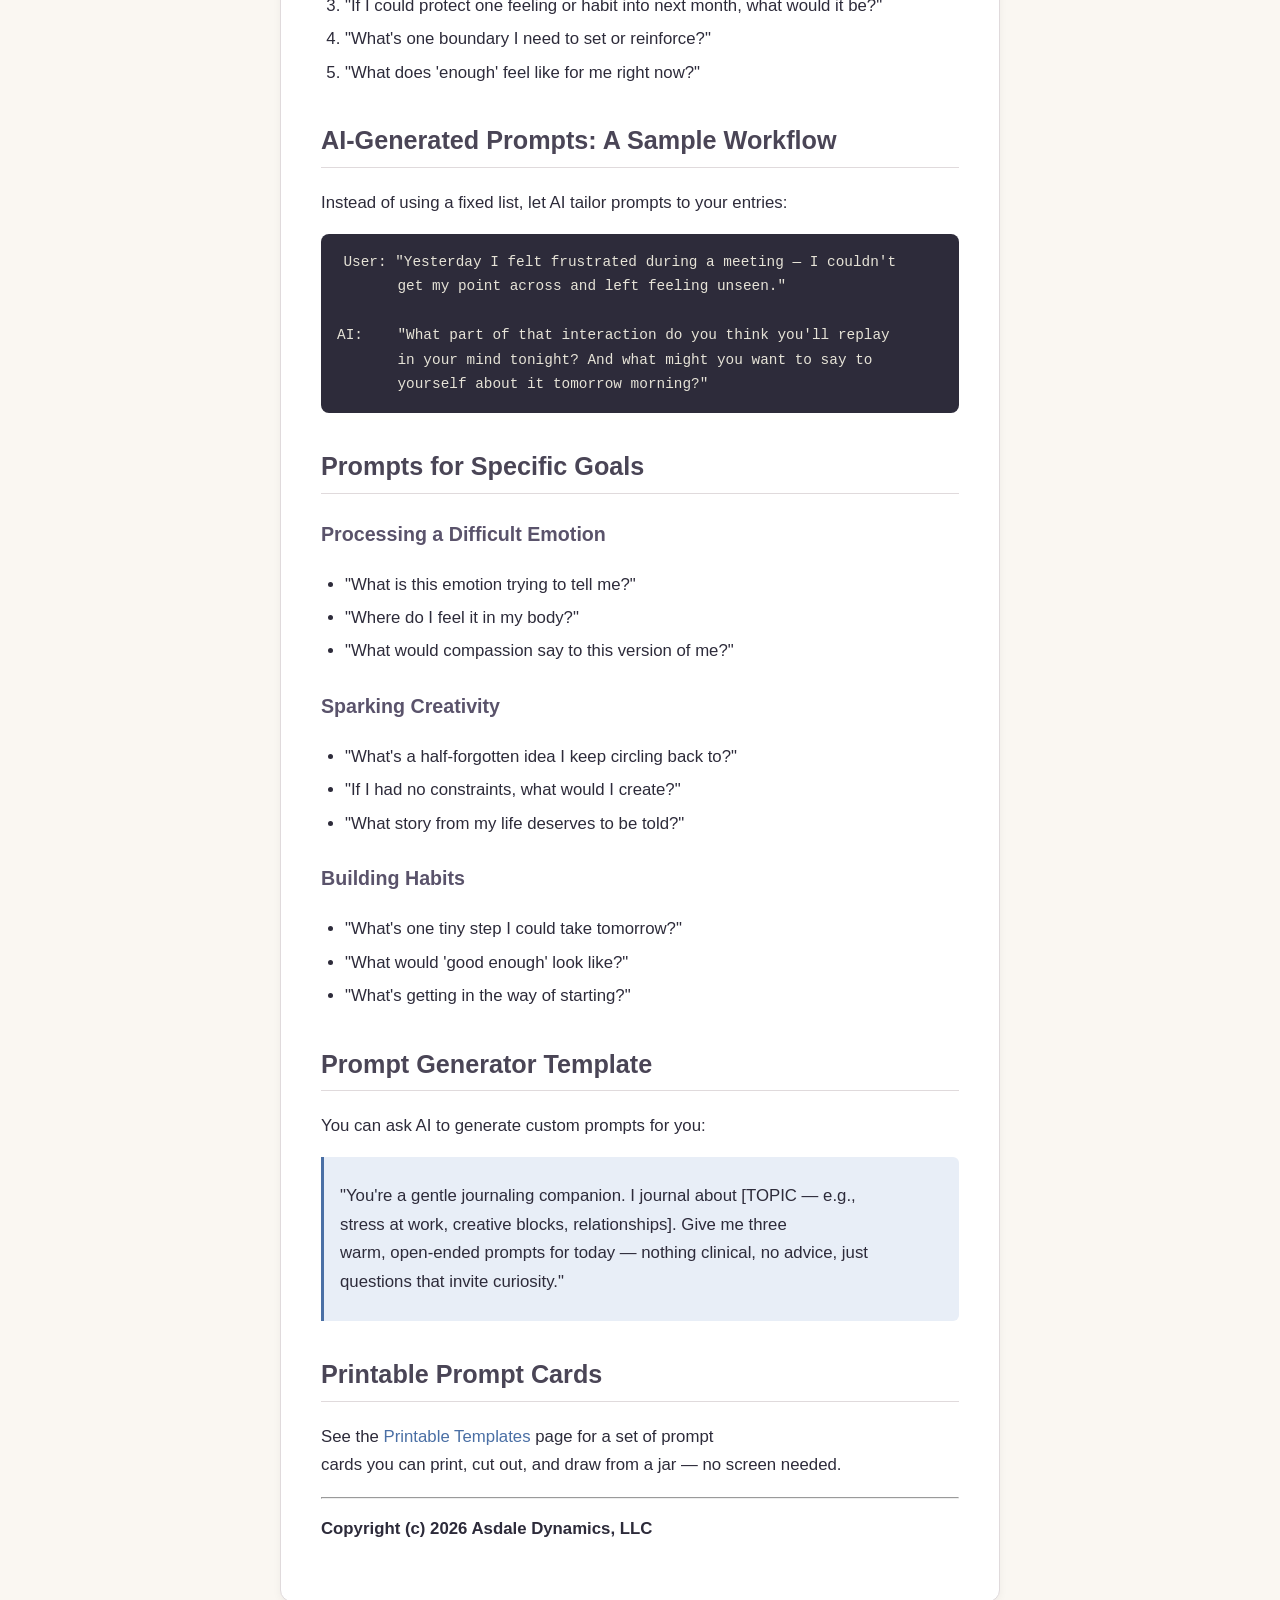
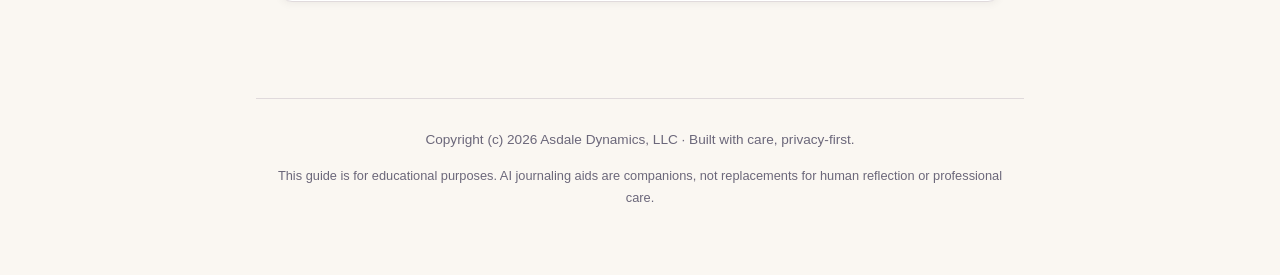
<file: site/reflection-prompts.html>
<!DOCTYPE html>
<html lang="en">
<head>
    <meta charset="utf-8">
    <meta name="viewport" content="width=device-width, initial-scale=1.0">
    <title>Reflection Prompts — Questions That Matter | AI for Journaling — A Beginner&#x27;s Manual</title>
    <meta name="description" content="A warm, low-pressure guide to using AI as a journaling companion. Reflection prompts, mood tracking, entry organization, and actionable insights — with strong privacy rules and a local-first mindset.">
    <meta name="author" content="Asdale Dynamics, LLC">
    <link rel="icon" href="data:,">
    <style>
/* AI for Journaling — Site Styles */
:root {
    --bg: #faf7f2;
    --text: #2d2b3a;
    --muted: #6b677a;
    --accent: #4a6fa5;
    --accent-soft: #e8eef7;
    --border: #e0dadc;
    --card: #ffffff;
    --max-width: 48rem;
}

* {
    box-sizing: border-box;
}

body {
    margin: 0;
    padding: 0;
    background: var(--bg);
    color: var(--text);
    font-family: -apple-system, BlinkMacSystemFont, "Segoe UI", Roboto,
                 "Helvetica Neue", Arial, sans-serif;
    line-height: 1.7;
    font-size: 1.05rem;
}

.site-header {
    background: var(--card);
    border-bottom: 1px solid var(--border);
    padding: 1.5rem 1rem;
    text-align: center;
    position: sticky;
    top: 0;
    z-index: 100;
    box-shadow: 0 1px 3px rgba(0, 0, 0, 0.04);
}

.site-header h1 {
    margin: 0 0 0.25rem;
    font-size: 1.5rem;
    color: var(--accent);
}

.subtitle {
    margin: 0 0 1rem;
    color: var(--muted);
    font-size: 0.95rem;
}

.site-nav {
    margin-top: 0.5rem;
}

.nav-group {
    display: flex;
    flex-wrap: wrap;
    justify-content: center;
    gap: 0.5rem;
}

.nav-link {
    display: inline-block;
    padding: 0.4rem 0.9rem;
    text-decoration: none;
    color: var(--text);
    border-radius: 6px;
    font-size: 0.9rem;
    font-weight: 500;
    transition: background 0.2s, color 0.2s;
}

.nav-link:hover {
    background: var(--accent-soft);
    color: var(--accent);
}

.nav-link.active {
    background: var(--accent);
    color: #fff;
}

.site-main {
    max-width: var(--max-width);
    margin: 0 auto;
    padding: 2rem 1.5rem 4rem;
}

.content {
    background: var(--card);
    padding: 2.5rem;
    border-radius: 12px;
    box-shadow: 0 2px 8px rgba(0, 0, 0, 0.05);
    border: 1px solid var(--border);
}

.content h1 {
    color: var(--accent);
    border-bottom: 2px solid var(--accent-soft);
    padding-bottom: 0.75rem;
    margin-top: 0;
}

.content h2 {
    color: #4a4556;
    margin-top: 2rem;
    border-bottom: 1px solid var(--border);
    padding-bottom: 0.3rem;
}

.content h3 {
    color: #5a536b;
    margin-top: 1.5rem;
}

a {
    color: var(--accent);
    text-decoration: none;
}

a:hover {
    text-decoration: underline;
}

code {
    background: var(--accent-soft);
    padding: 0.15rem 0.4rem;
    border-radius: 4px;
    font-family: "Fira Code", "Courier New", monospace;
    font-size: 0.9rem;
}

pre {
    background: #2d2b3a;
    color: #e6e3d7;
    padding: 1rem;
    border-radius: 8px;
    overflow-x: auto;
    font-size: 0.9rem;
}

pre code {
    background: transparent;
    color: inherit;
}

table {
    width: 100%;
    border-collapse: collapse;
    margin: 1rem 0;
}

th, td {
    border: 1px solid var(--border);
    padding: 0.6rem 0.8rem;
    text-align: left;
}

th {
    background: var(--accent-soft);
    color: var(--accent);
}

blockquote {
    border-left: 3px solid var(--accent);
    background: var(--accent-soft);
    padding: 0.5rem 1rem;
    margin: 1rem 0;
    border-radius: 0 6px 6px 0;
}

ul, ol {
    padding-left: 1.5rem;
}

li {
    margin-bottom: 0.3rem;
}

.tip {
    background: #f0fdf4;
    border: 1px solid #bbf7d0;
    border-left: 4px solid #22c55e;
    padding: 0.75rem 1rem;
    border-radius: 0 6px 6px 0;
    margin: 1rem 0;
}

.warning {
    background: #fffbeb;
    border: 1px solid #fde68a;
    border-left: 4px solid #f59e0b;
    padding: 0.75rem 1rem;
    border-radius: 0 6px 6px 0;
    margin: 1rem 0;
}

.note {
    background: #eff6ff;
    border: 1px solid #bfdbfe;
    border-left: 4px solid var(--accent);
    padding: 0.75rem 1rem;
    border-radius: 0 6px 6px 0;
    margin: 1rem 0;
}

.site-footer {
    max-width: var(--max-width);
    margin: 2rem auto;
    text-align: center;
    padding: 1rem;
    color: var(--muted);
    font-size: 0.85rem;
    border-top: 1px solid var(--border);
}

.site-footer .small {
    font-size: 0.8rem;
    margin-top: 0.5rem;
}

@media (max-width: 600px) {
    .content {
        padding: 1.5rem;
    }
    .site-header h1 {
        font-size: 1.25rem;
    }
}

    </style>
</head>
<body>
    <header class="site-header">
        <h1><span class="ai-icon">🤖</span> AI for Journaling</h1>
        <p class="subtitle">A Beginner's Manual</p>
        <nav class="site-nav">
            <div class="nav-group">
                <a href="index.html" class="nav-link">Home</a>
    <a href="getting-started.html" class="nav-link">Getting Started</a>
    <a href="privacy.html" class="nav-link">Privacy Rules</a>
    <a href="reflection-prompts.html" class="nav-link active">Reflection Prompts</a>
    <a href="mood-tracking.html" class="nav-link">Mood Tracking</a>
    <a href="organizing.html" class="nav-link">Organizing Entries</a>
    <a href="insights.html" class="nav-link">Turning Notes into Insights</a>
    <a href="templates.html" class="nav-link">Printable Templates</a>
            </div>
        </nav>
    </header>

    <main class="site-main">
        <article class="content">
            <h1>Reflection Prompts — Questions That Matter</h1>
<p>The magic of AI journaling isn't in replacing your thoughts — it's in asking<br />
the <em>right</em> questions at the right time. This page collects gentle, open-ended<br />
prompts you can use daily, weekly, and monthly.</p>
<h2 id="how-to-use-these-prompts">How to Use These Prompts</h2>
<ul>
<li><strong>Copy one</strong> into your journal or AI tool</li>
<li><strong>Don't overthink</strong> the response — write freely for 2–5 minutes</li>
<li><strong>Follow up</strong> with "Tell me more about that" or "What resonates here?"</li>
<li><strong>Bookmark</strong> the ones that click for you</li>
</ul>
<h2 id="daily-reflection-prompts">Daily Reflection Prompts</h2>
<p>These are for morning intention-setting or evening wind-down. Pick one:</p>
<ol>
<li>"What's one thing I'm carrying today — a thought, feeling, or worry?"</li>
<li>"If today had a color, what would it be — and why?"</li>
<li>"What's something small I could do for myself today?"</li>
<li>"What's one interaction today that stayed with me — and why?"</li>
<li>"If I could give yesterday-me one piece of advice, what would it be?"</li>
<li>"What's one thing I'm grateful for that I often overlook?"</li>
<li>"What would it feel like to set down one thing I'm holding too tightly?"</li>
<li>"What does my body need right now — really?"</li>
</ol>
<h2 id="weekly-reflection-prompts">Weekly Reflection Prompts</h2>
<p>Use these on Sunday evening or Monday morning:</p>
<ol>
<li>"What were three moments this week that felt 'like me'?"</li>
<li>"When did I feel most alive this week? What was happening?"</li>
<li>"Is there a pattern in what drained me vs. what gave me energy?"</li>
<li>"What's one assumption I'm holding that might no longer serve me?"</li>
<li>"If I could celebrate one small win from this week, what would it be?"</li>
<li>"What's one thing I'm curious about for next week?"</li>
<li>"What story am I telling myself about this week — and is it accurate?"</li>
</ol>
<h2 id="monthly-reflection-prompts">Monthly Reflection Prompts</h2>
<ol>
<li>"Looking back, what themes kept showing up this month?"</li>
<li>"What's one thing I've learned about myself this month?"</li>
<li>"If I could protect one feeling or habit into next month, what would it be?"</li>
<li>"What's one boundary I need to set or reinforce?"</li>
<li>"What does 'enough' feel like for me right now?"</li>
</ol>
<h2 id="ai-generated-prompts-a-sample-workflow">AI-Generated Prompts: A Sample Workflow</h2>
<p>Instead of using a fixed list, let AI tailor prompts to your entries:</p>
<pre><code>User: &quot;Yesterday I felt frustrated during a meeting — I couldn't
       get my point across and left feeling unseen.&quot;

AI:    &quot;What part of that interaction do you think you'll replay
       in your mind tonight? And what might you want to say to
       yourself about it tomorrow morning?&quot;
</code></pre>
<h2 id="prompts-for-specific-goals">Prompts for Specific Goals</h2>
<h3 id="processing-a-difficult-emotion">Processing a Difficult Emotion</h3>
<ul>
<li>"What is this emotion trying to tell me?"</li>
<li>"Where do I feel it in my body?"</li>
<li>"What would compassion say to this version of me?"</li>
</ul>
<h3 id="sparking-creativity">Sparking Creativity</h3>
<ul>
<li>"What's a half-forgotten idea I keep circling back to?"</li>
<li>"If I had no constraints, what would I create?"</li>
<li>"What story from my life deserves to be told?"</li>
</ul>
<h3 id="building-habits">Building Habits</h3>
<ul>
<li>"What's one tiny step I could take tomorrow?"</li>
<li>"What would 'good enough' look like?"</li>
<li>"What's getting in the way of starting?"</li>
</ul>
<h2 id="prompt-generator-template">Prompt Generator Template</h2>
<p>You can ask AI to generate custom prompts for you:</p>
<blockquote>
<p>"You're a gentle journaling companion. I journal about [TOPIC — e.g.,<br />
stress at work, creative blocks, relationships]. Give me three<br />
warm, open-ended prompts for today — nothing clinical, no advice, just<br />
questions that invite curiosity."</p>
</blockquote>
<h2 id="printable-prompt-cards">Printable Prompt Cards</h2>
<p>See the <a href="templates.html">Printable Templates</a> page for a set of prompt<br />
cards you can print, cut out, and draw from a jar — no screen needed.</p>
<hr />
<p><strong>Copyright (c) 2026 Asdale Dynamics, LLC</strong></p>
        </article>
    </main>

    <footer class="site-footer">
        <p>Copyright (c) 2026 Asdale Dynamics, LLC &middot; Built with care, privacy-first.</p>
        <p class="small">This guide is for educational purposes. AI journaling aids
        are companions, not replacements for human reflection or professional care.</p>
    </footer>
</body>
</html>
</file>
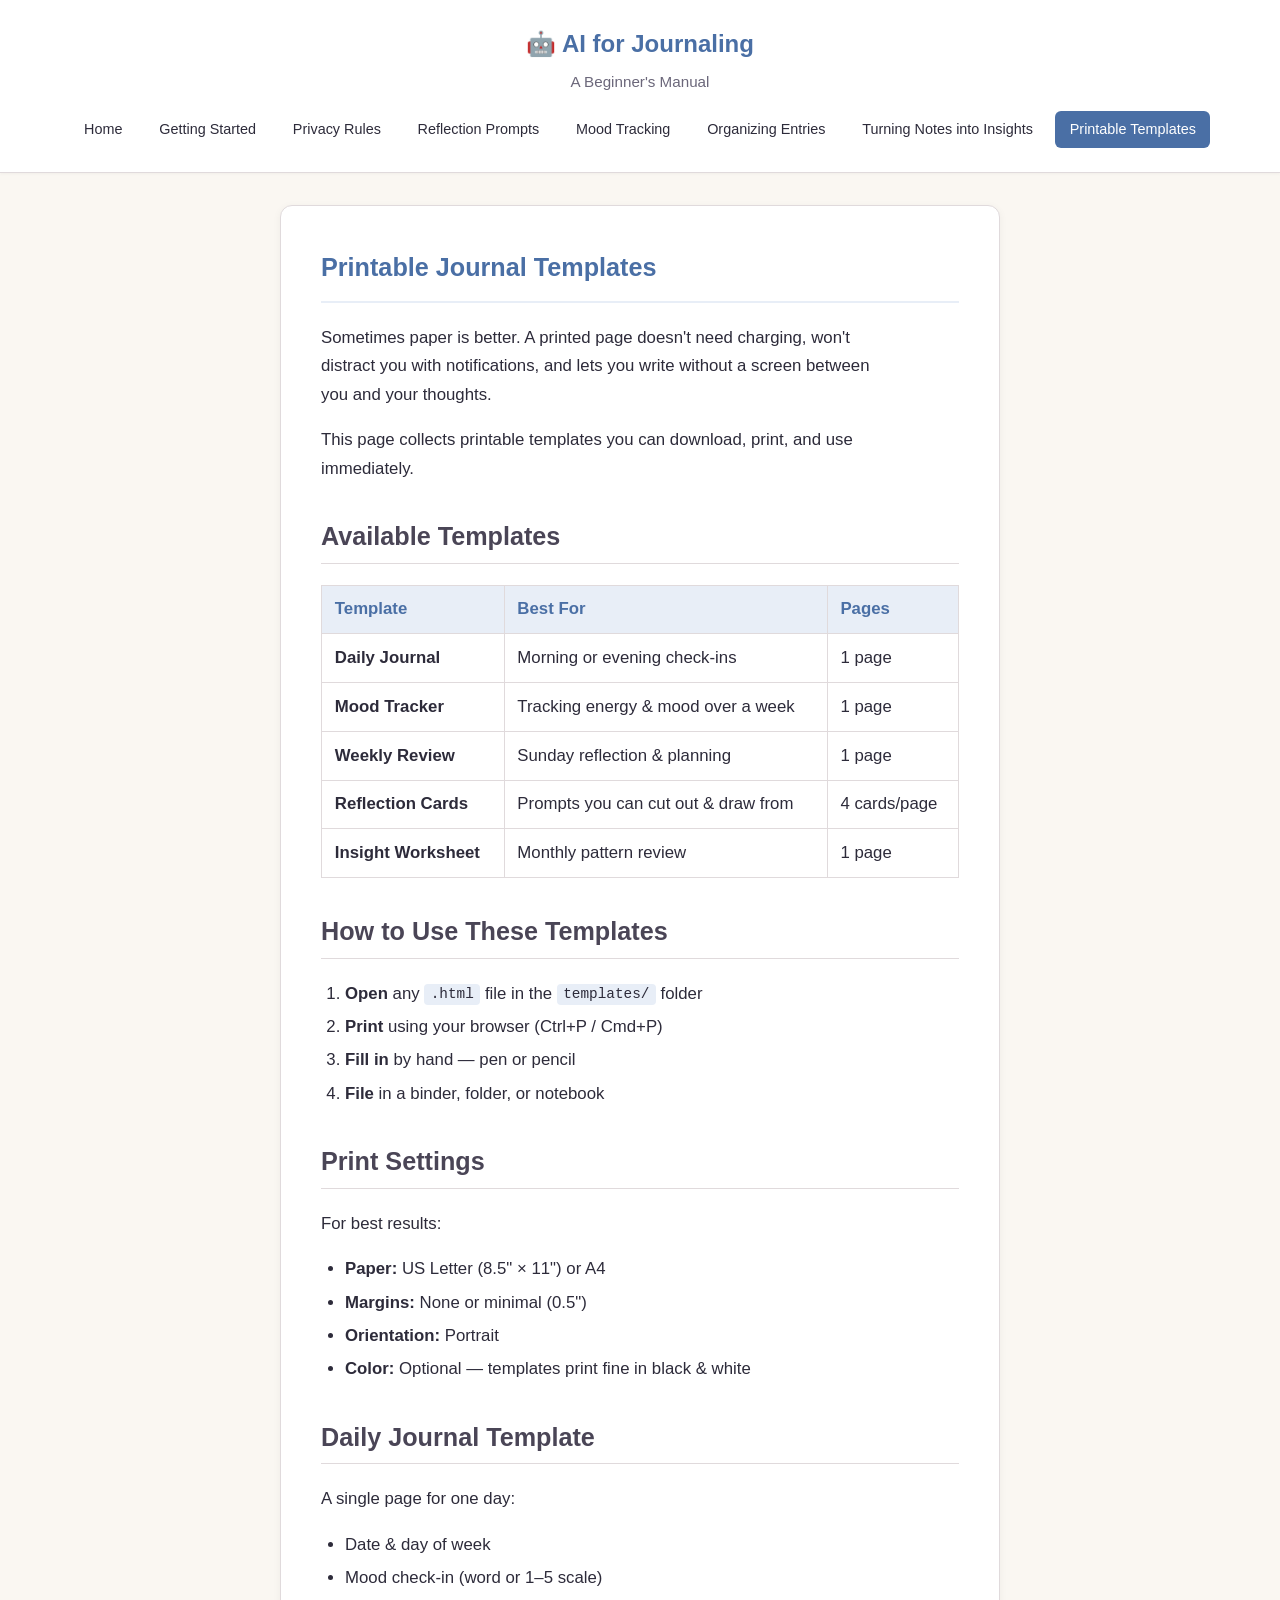
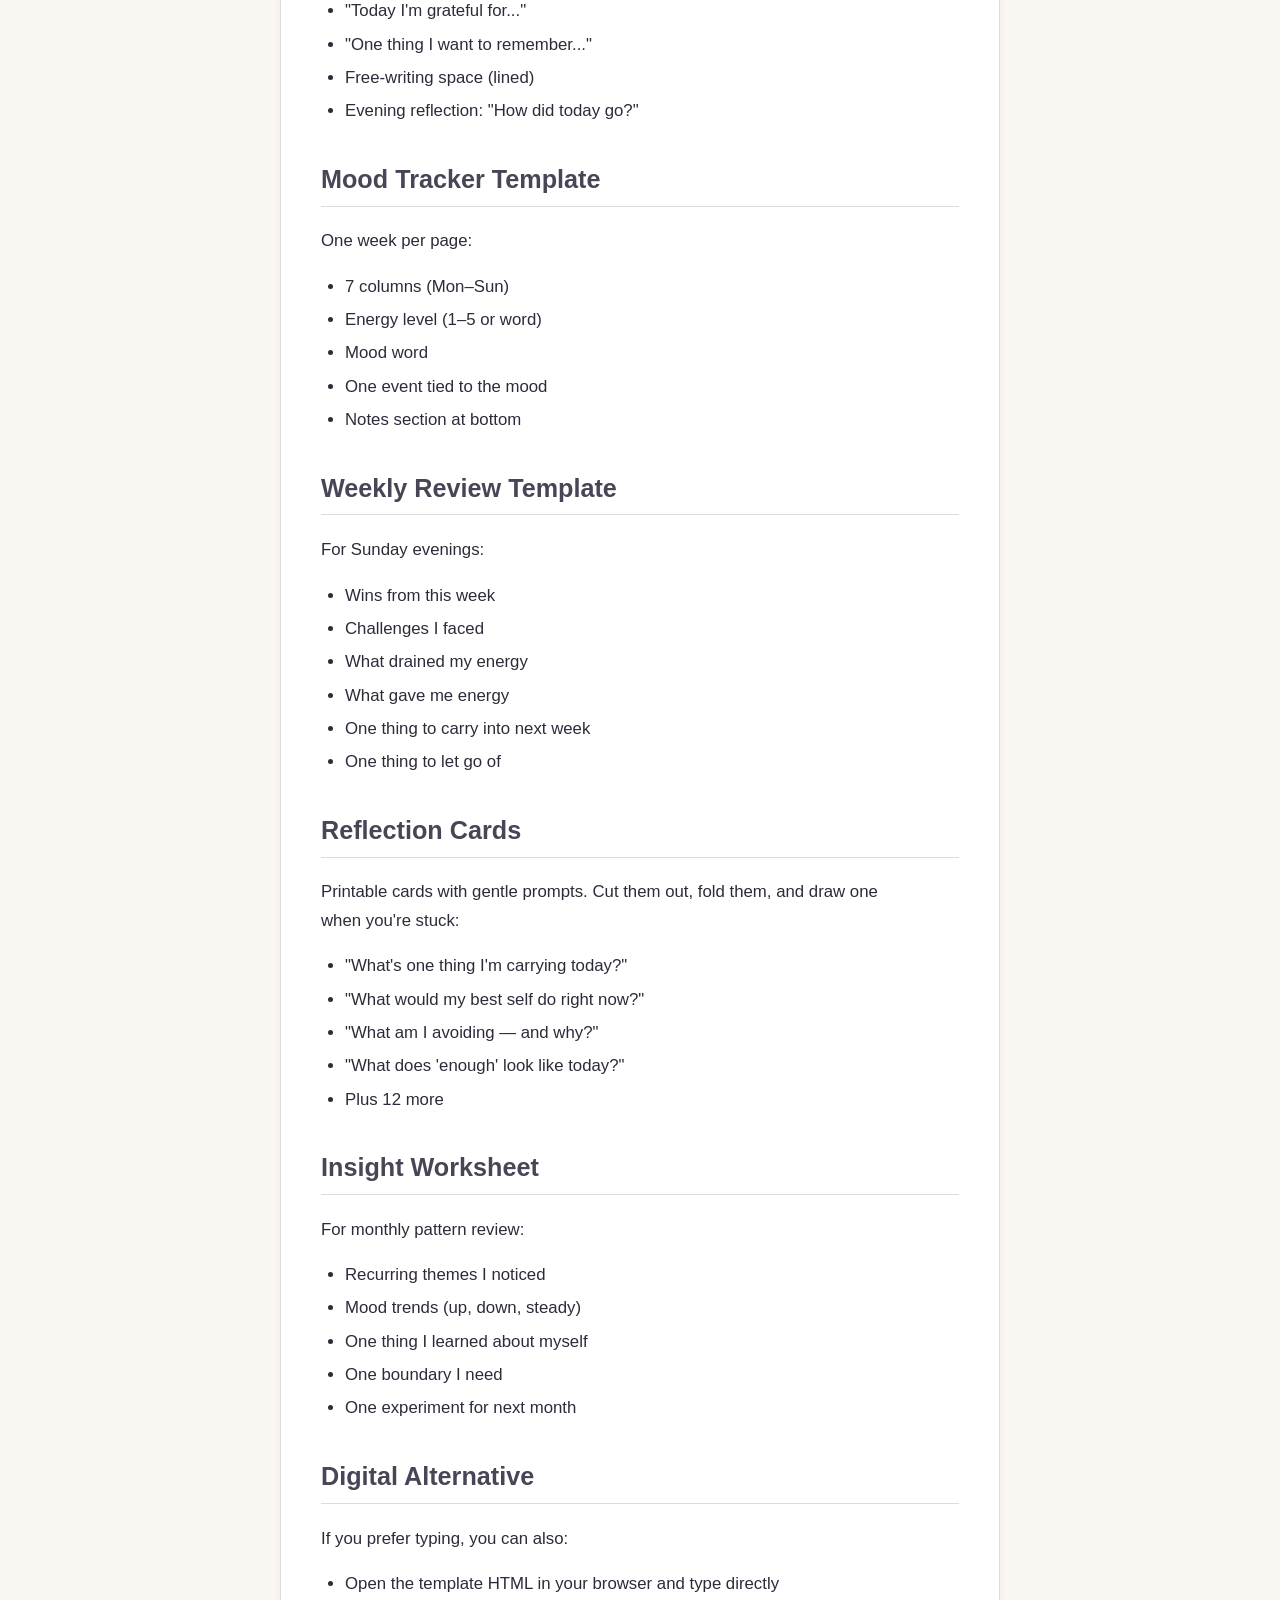
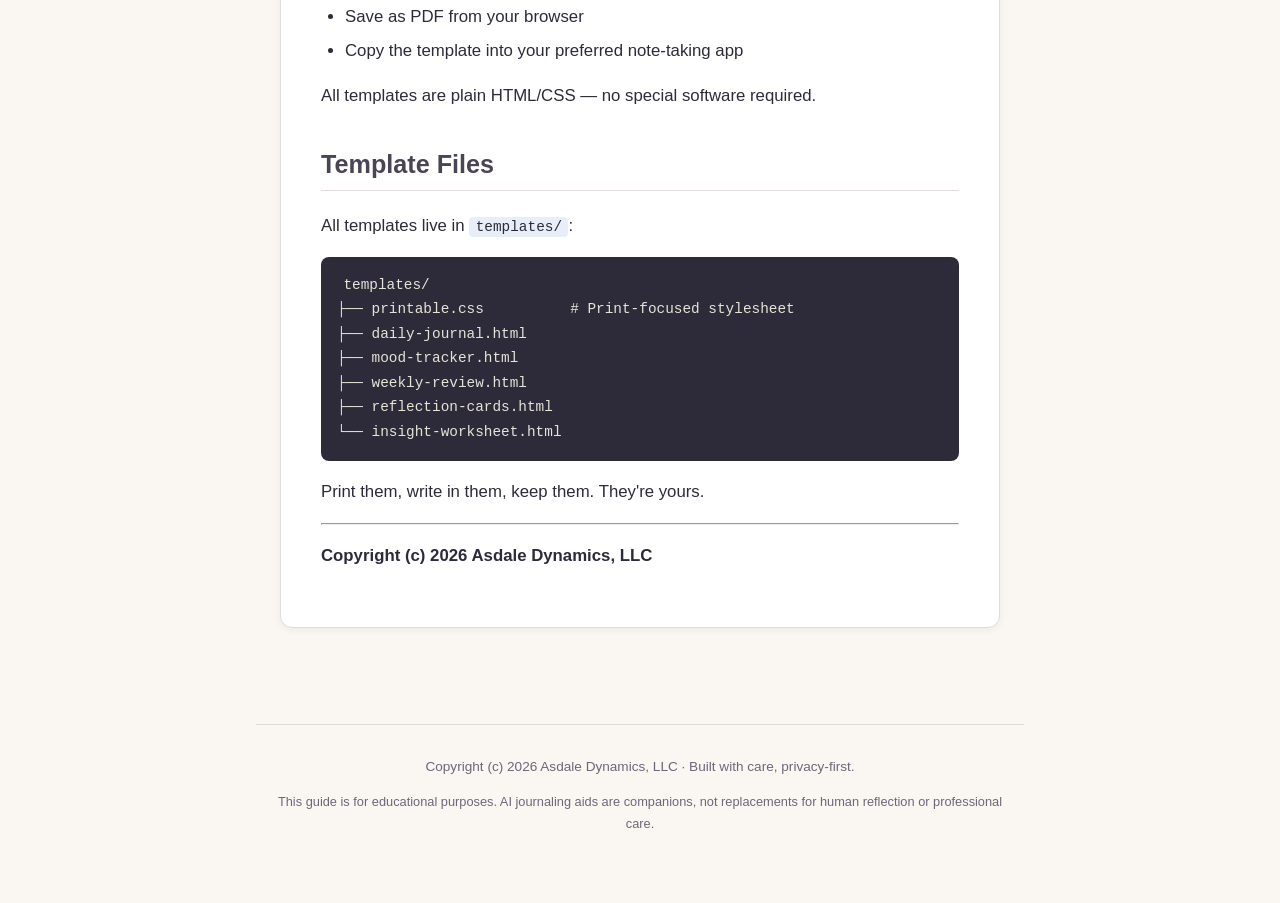
<file: site/templates.html>
<!DOCTYPE html>
<html lang="en">
<head>
    <meta charset="utf-8">
    <meta name="viewport" content="width=device-width, initial-scale=1.0">
    <title>Printable Journal Templates | AI for Journaling — A Beginner&#x27;s Manual</title>
    <meta name="description" content="A warm, low-pressure guide to using AI as a journaling companion. Reflection prompts, mood tracking, entry organization, and actionable insights — with strong privacy rules and a local-first mindset.">
    <meta name="author" content="Asdale Dynamics, LLC">
    <link rel="icon" href="data:,">
    <style>
/* AI for Journaling — Site Styles */
:root {
    --bg: #faf7f2;
    --text: #2d2b3a;
    --muted: #6b677a;
    --accent: #4a6fa5;
    --accent-soft: #e8eef7;
    --border: #e0dadc;
    --card: #ffffff;
    --max-width: 48rem;
}

* {
    box-sizing: border-box;
}

body {
    margin: 0;
    padding: 0;
    background: var(--bg);
    color: var(--text);
    font-family: -apple-system, BlinkMacSystemFont, "Segoe UI", Roboto,
                 "Helvetica Neue", Arial, sans-serif;
    line-height: 1.7;
    font-size: 1.05rem;
}

.site-header {
    background: var(--card);
    border-bottom: 1px solid var(--border);
    padding: 1.5rem 1rem;
    text-align: center;
    position: sticky;
    top: 0;
    z-index: 100;
    box-shadow: 0 1px 3px rgba(0, 0, 0, 0.04);
}

.site-header h1 {
    margin: 0 0 0.25rem;
    font-size: 1.5rem;
    color: var(--accent);
}

.subtitle {
    margin: 0 0 1rem;
    color: var(--muted);
    font-size: 0.95rem;
}

.site-nav {
    margin-top: 0.5rem;
}

.nav-group {
    display: flex;
    flex-wrap: wrap;
    justify-content: center;
    gap: 0.5rem;
}

.nav-link {
    display: inline-block;
    padding: 0.4rem 0.9rem;
    text-decoration: none;
    color: var(--text);
    border-radius: 6px;
    font-size: 0.9rem;
    font-weight: 500;
    transition: background 0.2s, color 0.2s;
}

.nav-link:hover {
    background: var(--accent-soft);
    color: var(--accent);
}

.nav-link.active {
    background: var(--accent);
    color: #fff;
}

.site-main {
    max-width: var(--max-width);
    margin: 0 auto;
    padding: 2rem 1.5rem 4rem;
}

.content {
    background: var(--card);
    padding: 2.5rem;
    border-radius: 12px;
    box-shadow: 0 2px 8px rgba(0, 0, 0, 0.05);
    border: 1px solid var(--border);
}

.content h1 {
    color: var(--accent);
    border-bottom: 2px solid var(--accent-soft);
    padding-bottom: 0.75rem;
    margin-top: 0;
}

.content h2 {
    color: #4a4556;
    margin-top: 2rem;
    border-bottom: 1px solid var(--border);
    padding-bottom: 0.3rem;
}

.content h3 {
    color: #5a536b;
    margin-top: 1.5rem;
}

a {
    color: var(--accent);
    text-decoration: none;
}

a:hover {
    text-decoration: underline;
}

code {
    background: var(--accent-soft);
    padding: 0.15rem 0.4rem;
    border-radius: 4px;
    font-family: "Fira Code", "Courier New", monospace;
    font-size: 0.9rem;
}

pre {
    background: #2d2b3a;
    color: #e6e3d7;
    padding: 1rem;
    border-radius: 8px;
    overflow-x: auto;
    font-size: 0.9rem;
}

pre code {
    background: transparent;
    color: inherit;
}

table {
    width: 100%;
    border-collapse: collapse;
    margin: 1rem 0;
}

th, td {
    border: 1px solid var(--border);
    padding: 0.6rem 0.8rem;
    text-align: left;
}

th {
    background: var(--accent-soft);
    color: var(--accent);
}

blockquote {
    border-left: 3px solid var(--accent);
    background: var(--accent-soft);
    padding: 0.5rem 1rem;
    margin: 1rem 0;
    border-radius: 0 6px 6px 0;
}

ul, ol {
    padding-left: 1.5rem;
}

li {
    margin-bottom: 0.3rem;
}

.tip {
    background: #f0fdf4;
    border: 1px solid #bbf7d0;
    border-left: 4px solid #22c55e;
    padding: 0.75rem 1rem;
    border-radius: 0 6px 6px 0;
    margin: 1rem 0;
}

.warning {
    background: #fffbeb;
    border: 1px solid #fde68a;
    border-left: 4px solid #f59e0b;
    padding: 0.75rem 1rem;
    border-radius: 0 6px 6px 0;
    margin: 1rem 0;
}

.note {
    background: #eff6ff;
    border: 1px solid #bfdbfe;
    border-left: 4px solid var(--accent);
    padding: 0.75rem 1rem;
    border-radius: 0 6px 6px 0;
    margin: 1rem 0;
}

.site-footer {
    max-width: var(--max-width);
    margin: 2rem auto;
    text-align: center;
    padding: 1rem;
    color: var(--muted);
    font-size: 0.85rem;
    border-top: 1px solid var(--border);
}

.site-footer .small {
    font-size: 0.8rem;
    margin-top: 0.5rem;
}

@media (max-width: 600px) {
    .content {
        padding: 1.5rem;
    }
    .site-header h1 {
        font-size: 1.25rem;
    }
}

    </style>
</head>
<body>
    <header class="site-header">
        <h1><span class="ai-icon">🤖</span> AI for Journaling</h1>
        <p class="subtitle">A Beginner's Manual</p>
        <nav class="site-nav">
            <div class="nav-group">
                <a href="index.html" class="nav-link">Home</a>
    <a href="getting-started.html" class="nav-link">Getting Started</a>
    <a href="privacy.html" class="nav-link">Privacy Rules</a>
    <a href="reflection-prompts.html" class="nav-link">Reflection Prompts</a>
    <a href="mood-tracking.html" class="nav-link">Mood Tracking</a>
    <a href="organizing.html" class="nav-link">Organizing Entries</a>
    <a href="insights.html" class="nav-link">Turning Notes into Insights</a>
    <a href="templates.html" class="nav-link active">Printable Templates</a>
            </div>
        </nav>
    </header>

    <main class="site-main">
        <article class="content">
            <h1>Printable Journal Templates</h1>
<p>Sometimes paper is better. A printed page doesn't need charging, won't<br />
distract you with notifications, and lets you write without a screen between<br />
you and your thoughts.</p>
<p>This page collects printable templates you can download, print, and use<br />
immediately.</p>
<h2 id="available-templates">Available Templates</h2>
<table>
<thead>
<tr>
<th>Template</th>
<th>Best For</th>
<th>Pages</th>
</tr>
</thead>
<tbody>
<tr>
<td><strong>Daily Journal</strong></td>
<td>Morning or evening check-ins</td>
<td>1 page</td>
</tr>
<tr>
<td><strong>Mood Tracker</strong></td>
<td>Tracking energy &amp; mood over a week</td>
<td>1 page</td>
</tr>
<tr>
<td><strong>Weekly Review</strong></td>
<td>Sunday reflection &amp; planning</td>
<td>1 page</td>
</tr>
<tr>
<td><strong>Reflection Cards</strong></td>
<td>Prompts you can cut out &amp; draw from</td>
<td>4 cards/page</td>
</tr>
<tr>
<td><strong>Insight Worksheet</strong></td>
<td>Monthly pattern review</td>
<td>1 page</td>
</tr>
</tbody>
</table>
<h2 id="how-to-use-these-templates">How to Use These Templates</h2>
<ol>
<li><strong>Open</strong> any <code>.html</code> file in the <code>templates/</code> folder</li>
<li><strong>Print</strong> using your browser (Ctrl+P / Cmd+P)</li>
<li><strong>Fill in</strong> by hand — pen or pencil</li>
<li><strong>File</strong> in a binder, folder, or notebook</li>
</ol>
<h2 id="print-settings">Print Settings</h2>
<p>For best results:</p>
<ul>
<li><strong>Paper:</strong> US Letter (8.5" × 11") or A4</li>
<li><strong>Margins:</strong> None or minimal (0.5")</li>
<li><strong>Orientation:</strong> Portrait</li>
<li><strong>Color:</strong> Optional — templates print fine in black &amp; white</li>
</ul>
<h2 id="daily-journal-template">Daily Journal Template</h2>
<p>A single page for one day:</p>
<ul>
<li>Date &amp; day of week</li>
<li>Mood check-in (word or 1–5 scale)</li>
<li>"Today I'm grateful for..."</li>
<li>"One thing I want to remember..."</li>
<li>Free-writing space (lined)</li>
<li>Evening reflection: "How did today go?"</li>
</ul>
<h2 id="mood-tracker-template">Mood Tracker Template</h2>
<p>One week per page:</p>
<ul>
<li>7 columns (Mon–Sun)</li>
<li>Energy level (1–5 or word)</li>
<li>Mood word</li>
<li>One event tied to the mood</li>
<li>Notes section at bottom</li>
</ul>
<h2 id="weekly-review-template">Weekly Review Template</h2>
<p>For Sunday evenings:</p>
<ul>
<li>Wins from this week</li>
<li>Challenges I faced</li>
<li>What drained my energy</li>
<li>What gave me energy</li>
<li>One thing to carry into next week</li>
<li>One thing to let go of</li>
</ul>
<h2 id="reflection-cards">Reflection Cards</h2>
<p>Printable cards with gentle prompts. Cut them out, fold them, and draw one<br />
when you're stuck:</p>
<ul>
<li>"What's one thing I'm carrying today?"</li>
<li>"What would my best self do right now?"</li>
<li>"What am I avoiding — and why?"</li>
<li>"What does 'enough' look like today?"</li>
<li>Plus 12 more</li>
</ul>
<h2 id="insight-worksheet">Insight Worksheet</h2>
<p>For monthly pattern review:</p>
<ul>
<li>Recurring themes I noticed</li>
<li>Mood trends (up, down, steady)</li>
<li>One thing I learned about myself</li>
<li>One boundary I need</li>
<li>One experiment for next month</li>
</ul>
<h2 id="digital-alternative">Digital Alternative</h2>
<p>If you prefer typing, you can also:</p>
<ul>
<li>Open the template HTML in your browser and type directly</li>
<li>Save as PDF from your browser</li>
<li>Copy the template into your preferred note-taking app</li>
</ul>
<p>All templates are plain HTML/CSS — no special software required.</p>
<h2 id="template-files">Template Files</h2>
<p>All templates live in <code>templates/</code>:</p>
<pre><code>templates/
├── printable.css          # Print-focused stylesheet
├── daily-journal.html
├── mood-tracker.html
├── weekly-review.html
├── reflection-cards.html
└── insight-worksheet.html
</code></pre>
<p>Print them, write in them, keep them. They're yours.</p>
<hr />
<p><strong>Copyright (c) 2026 Asdale Dynamics, LLC</strong></p>
        </article>
    </main>

    <footer class="site-footer">
        <p>Copyright (c) 2026 Asdale Dynamics, LLC &middot; Built with care, privacy-first.</p>
        <p class="small">This guide is for educational purposes. AI journaling aids
        are companions, not replacements for human reflection or professional care.</p>
    </footer>
</body>
</html>
</file>
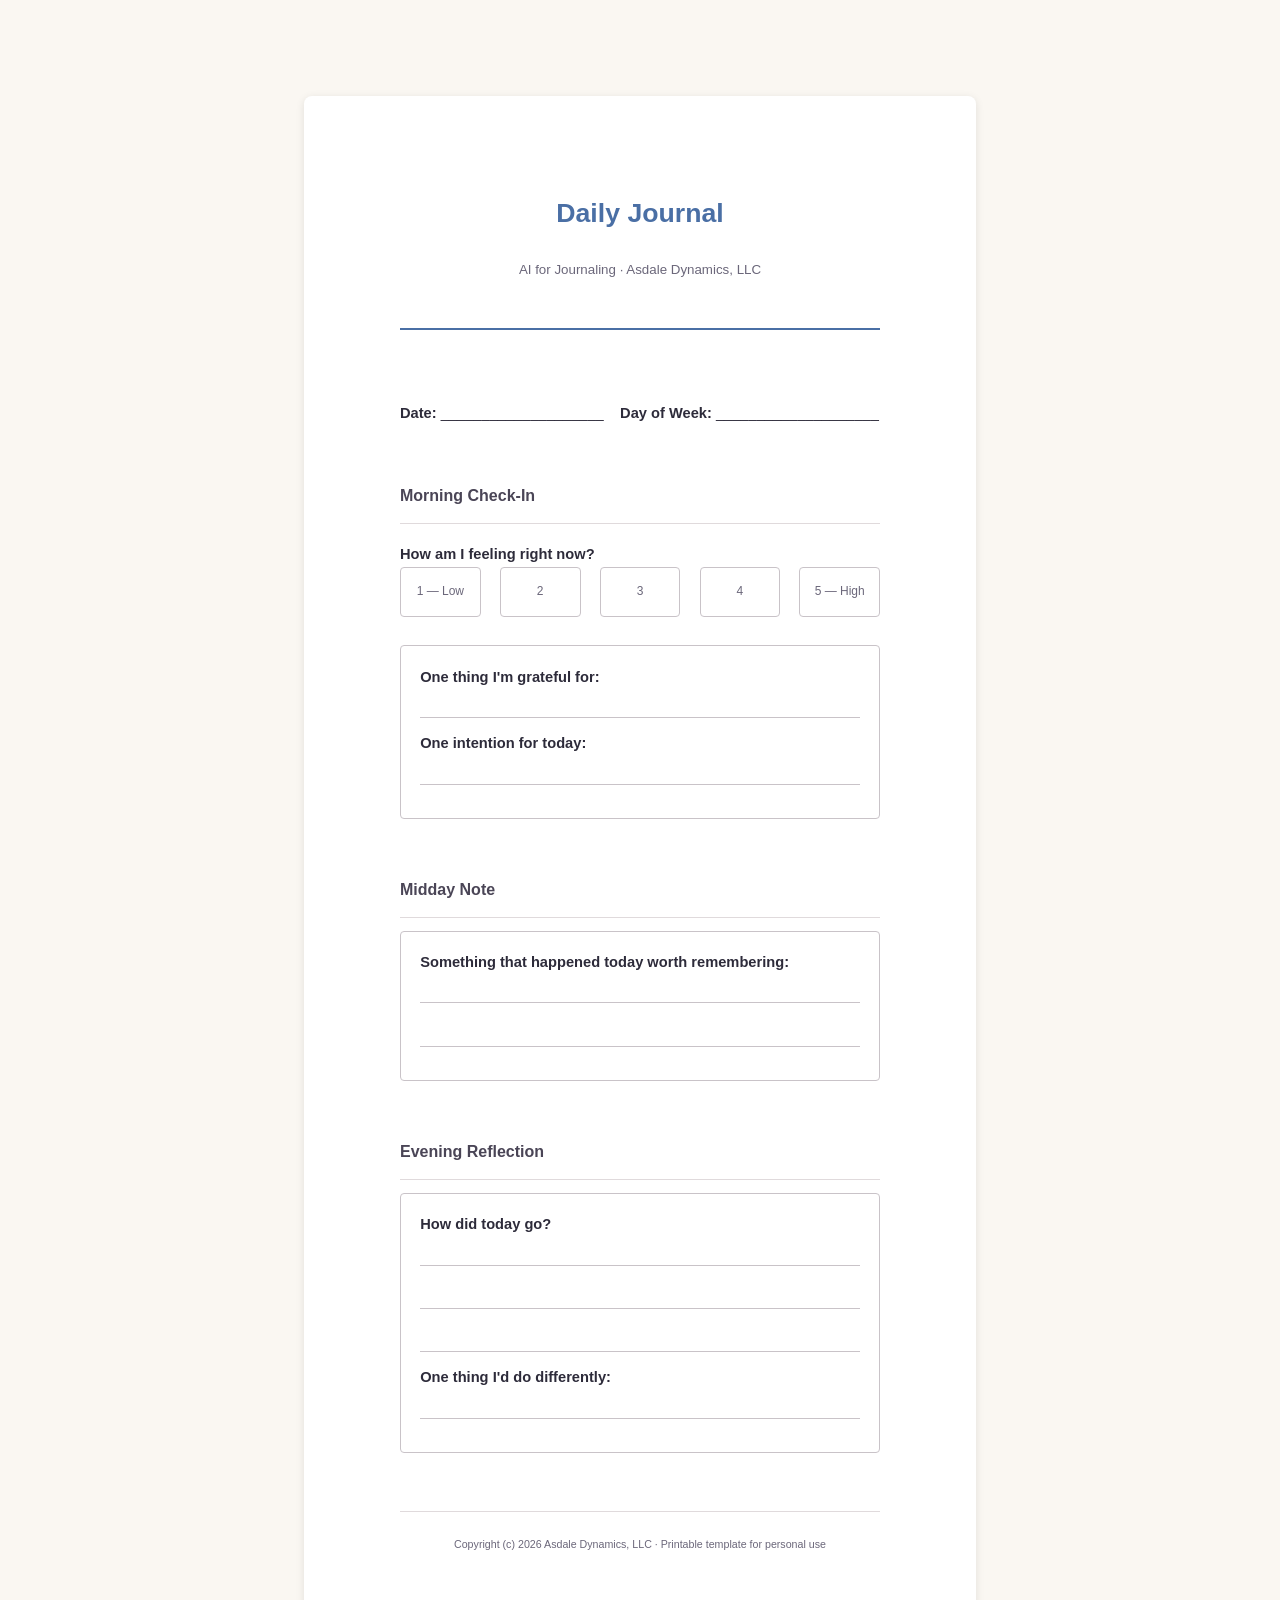
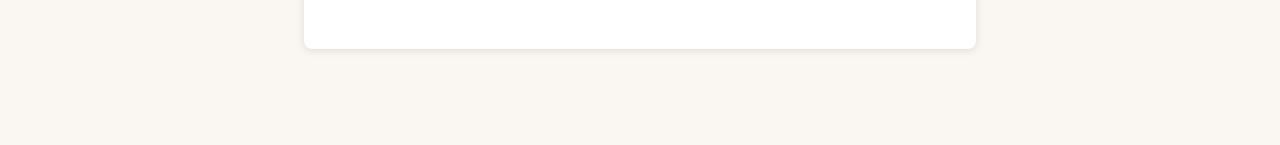
<file: templates/daily-journal.html>
<!DOCTYPE html>
<html lang="en">
<head>
    <meta charset="utf-8">
    <meta name="viewport" content="width=device-width, initial-scale=1.0">
    <title>Daily Journal Template</title>
    <link rel="stylesheet" href="printable.css">
</head>
<body>
    <div class="template-container">
        <div class="template-header">
            <h1>Daily Journal</h1>
            <div class="subtitle">AI for Journaling &middot; Asdale Dynamics, LLC</div>
        </div>

        <div class="section">
            <label><strong>Date:</strong> ____________________ &nbsp;&nbsp; <strong>Day of Week:</strong> ____________________</label>
        </div>

        <div class="section">
            <h2>Morning Check-In</h2>
            <p style="margin:0.2in 0;">
                <strong>How am I feeling right now?</strong>
                <span class="scale-row">
                    <span class="scale-item">1 &mdash; Low</span>
                    <span class="scale-item">2</span>
                    <span class="scale-item">3</span>
                    <span class="scale-item">4</span>
                    <span class="scale-item">5 &mdash; High</span>
                </span>
            </p>
            <div class="lines">
                <strong>One thing I'm grateful for:</strong><br>
                <div class="line"></div>
                <strong>One intention for today:</strong><br>
                <div class="line"></div>
            </div>
        </div>

        <div class="section">
            <h2>Midday Note</h2>
            <div class="lines">
                <strong>Something that happened today worth remembering:</strong><br>
                <div class="line"></div><div class="line"></div>
            </div>
        </div>

        <div class="section">
            <h2>Evening Reflection</h2>
            <div class="lines">
                <strong>How did today go?</strong><br>
                <div class="line"></div><div class="line"></div><div class="line"></div>
                <strong>One thing I'd do differently:</strong><br>
                <div class="line"></div>
            </div>
        </div>

        <div class="footer-note">
            Copyright (c) 2026 Asdale Dynamics, LLC &middot; Printable template for personal use
        </div>
    </div>
</body>
</html>
</file>
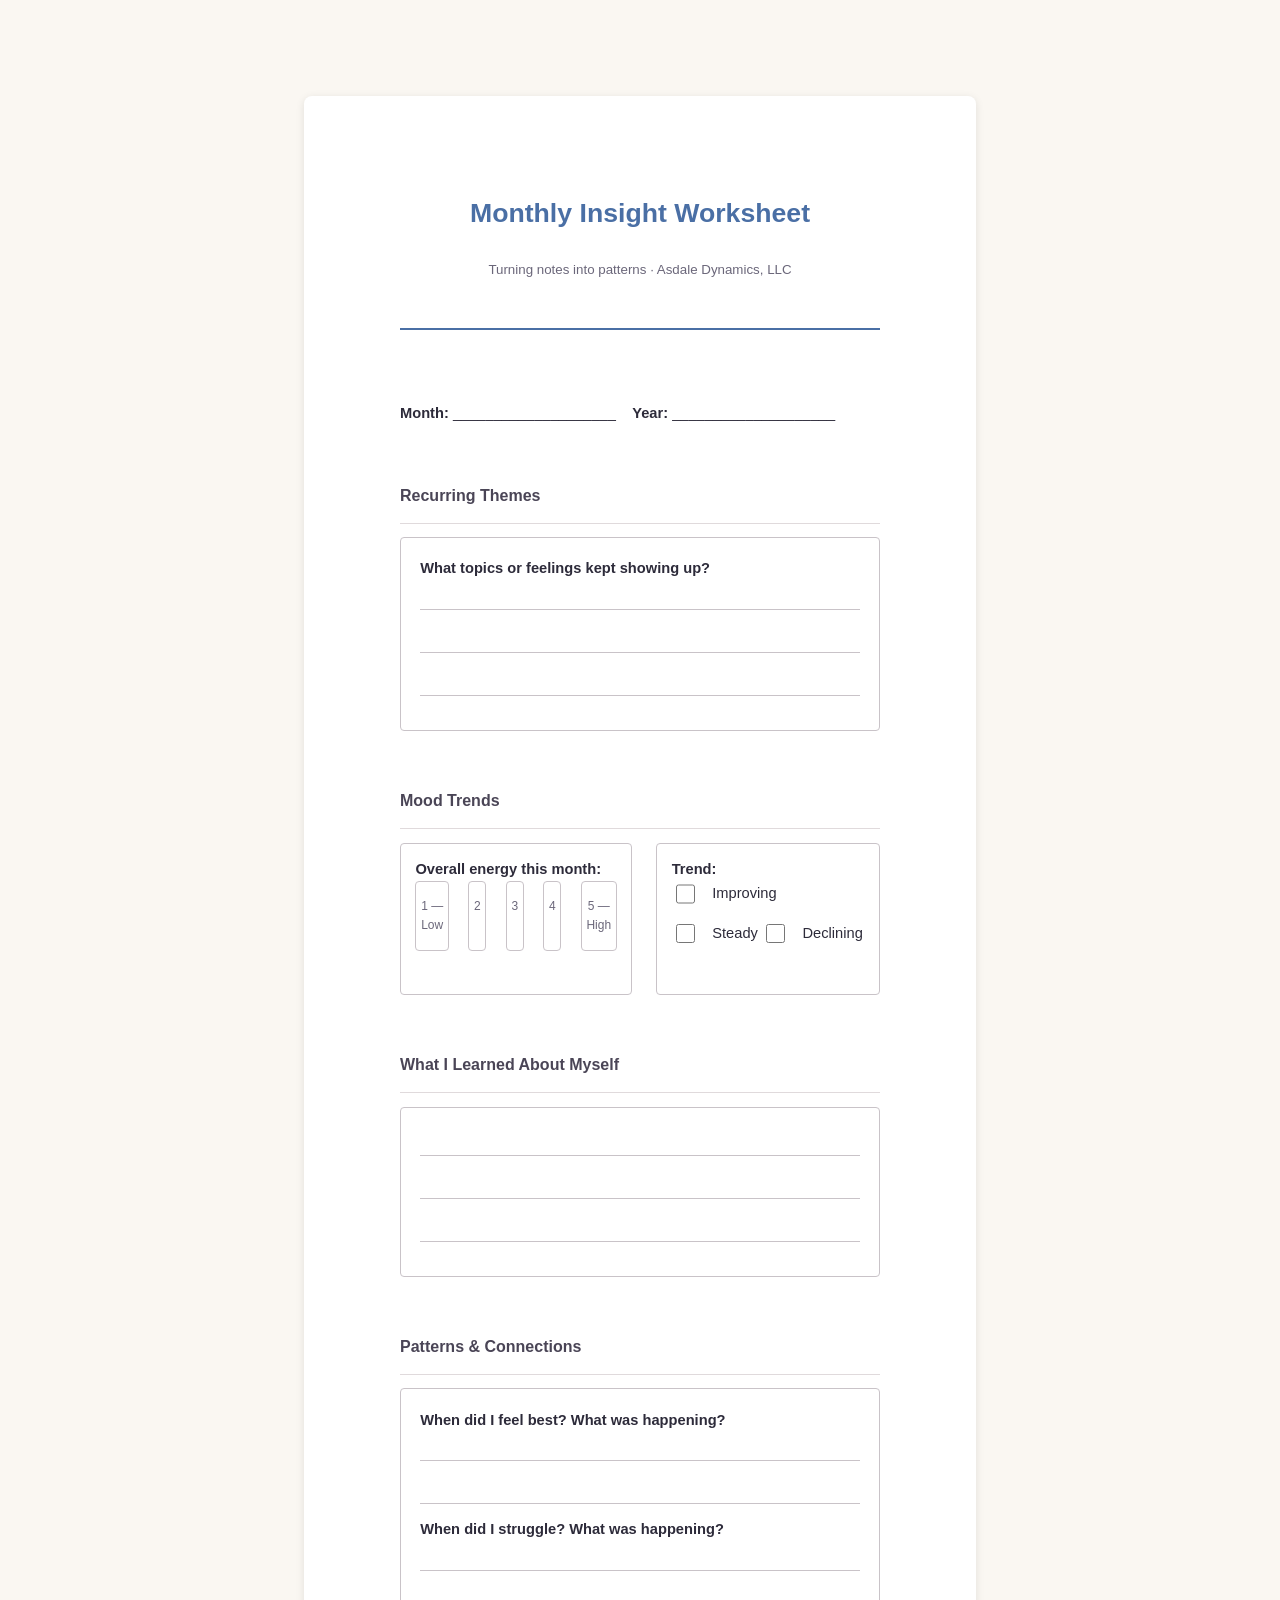
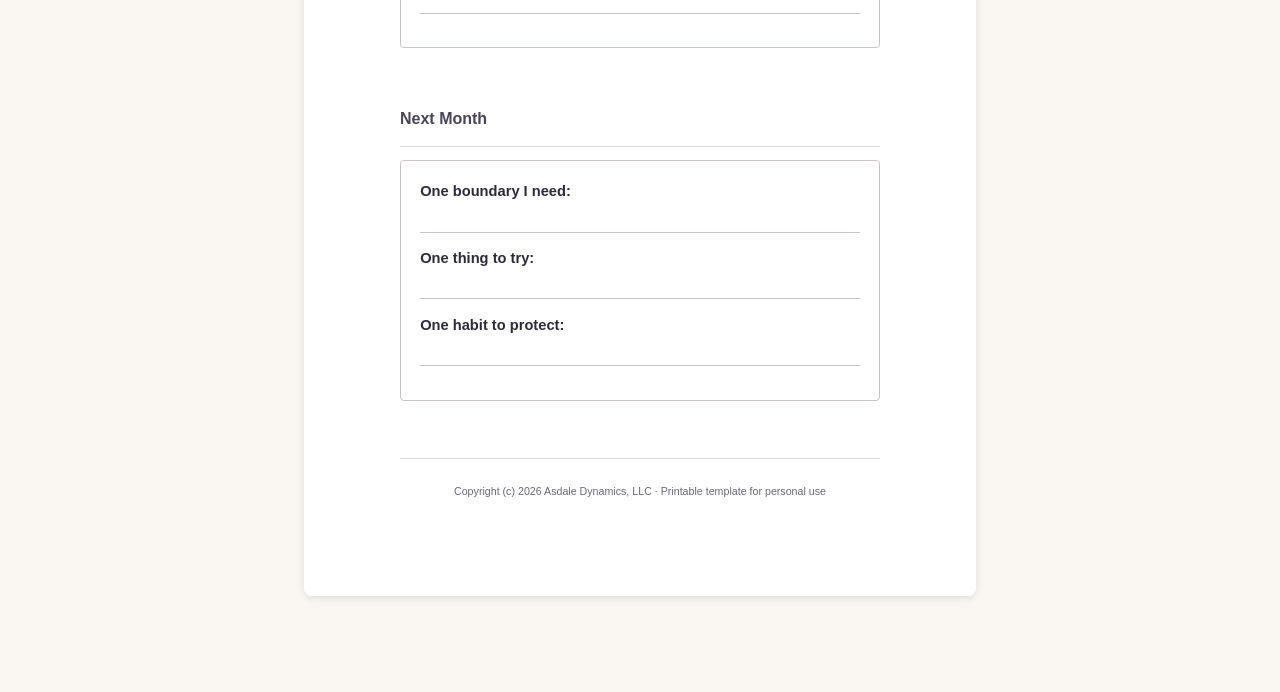
<file: templates/insight-worksheet.html>
<!DOCTYPE html>
<html lang="en">
<head>
    <meta charset="utf-8">
    <meta name="viewport" content="width=device-width, initial-scale=1.0">
    <title>Monthly Insight Worksheet</title>
    <link rel="stylesheet" href="printable.css">
</head>
<body>
    <div class="template-container">
        <div class="template-header">
            <h1>Monthly Insight Worksheet</h1>
            <div class="subtitle">Turning notes into patterns &middot; Asdale Dynamics, LLC</div>
        </div>

        <div class="section">
            <label><strong>Month:</strong> ____________________ &nbsp;&nbsp; <strong>Year:</strong> ____________________</label>
        </div>

        <div class="section">
            <h2>Recurring Themes</h2>
            <div class="lines">
                <strong>What topics or feelings kept showing up?</strong><br>
                <div class="line"></div><div class="line"></div><div class="line"></div>
            </div>
        </div>

        <div class="section">
            <h2>Mood Trends</h2>
            <div class="label-row">
                <div class="label-item"><strong>Overall energy this month:</strong><br><div class="scale-row">
                    <span class="scale-item">1 &mdash; Low</span>
                    <span class="scale-item">2</span>
                    <span class="scale-item">3</span>
                    <span class="scale-item">4</span>
                    <span class="scale-item">5 &mdash; High</span>
                </div></div>
                <div class="label-item"><strong>Trend:</strong><br>
                    <span class="checkbox"><input type="checkbox"> Improving</span>
                    <span class="checkbox"><input type="checkbox"> Steady</span>
                    <span class="checkbox"><input type="checkbox"> Declining</span>
                </div>
            </div>
        </div>

        <div class="section">
            <h2>What I Learned About Myself</h2>
            <div class="lines">
                <div class="line"></div><div class="line"></div><div class="line"></div>
            </div>
        </div>

        <div class="section">
            <h2>Patterns &amp; Connections</h2>
            <div class="lines">
                <strong>When did I feel best? What was happening?</strong><br>
                <div class="line"></div><div class="line"></div>
                <strong>When did I struggle? What was happening?</strong><br>
                <div class="line"></div><div class="line"></div>
            </div>
        </div>

        <div class="section">
            <h2>Next Month</h2>
            <div class="lines">
                <strong>One boundary I need:</strong><br>
                <div class="line"></div>
                <strong>One thing to try:</strong><br>
                <div class="line"></div>
                <strong>One habit to protect:</strong><br>
                <div class="line"></div>
            </div>
        </div>

        <div class="footer-note">
            Copyright (c) 2026 Asdale Dynamics, LLC &middot; Printable template for personal use
        </div>
    </div>
</body>
</html>
</file>
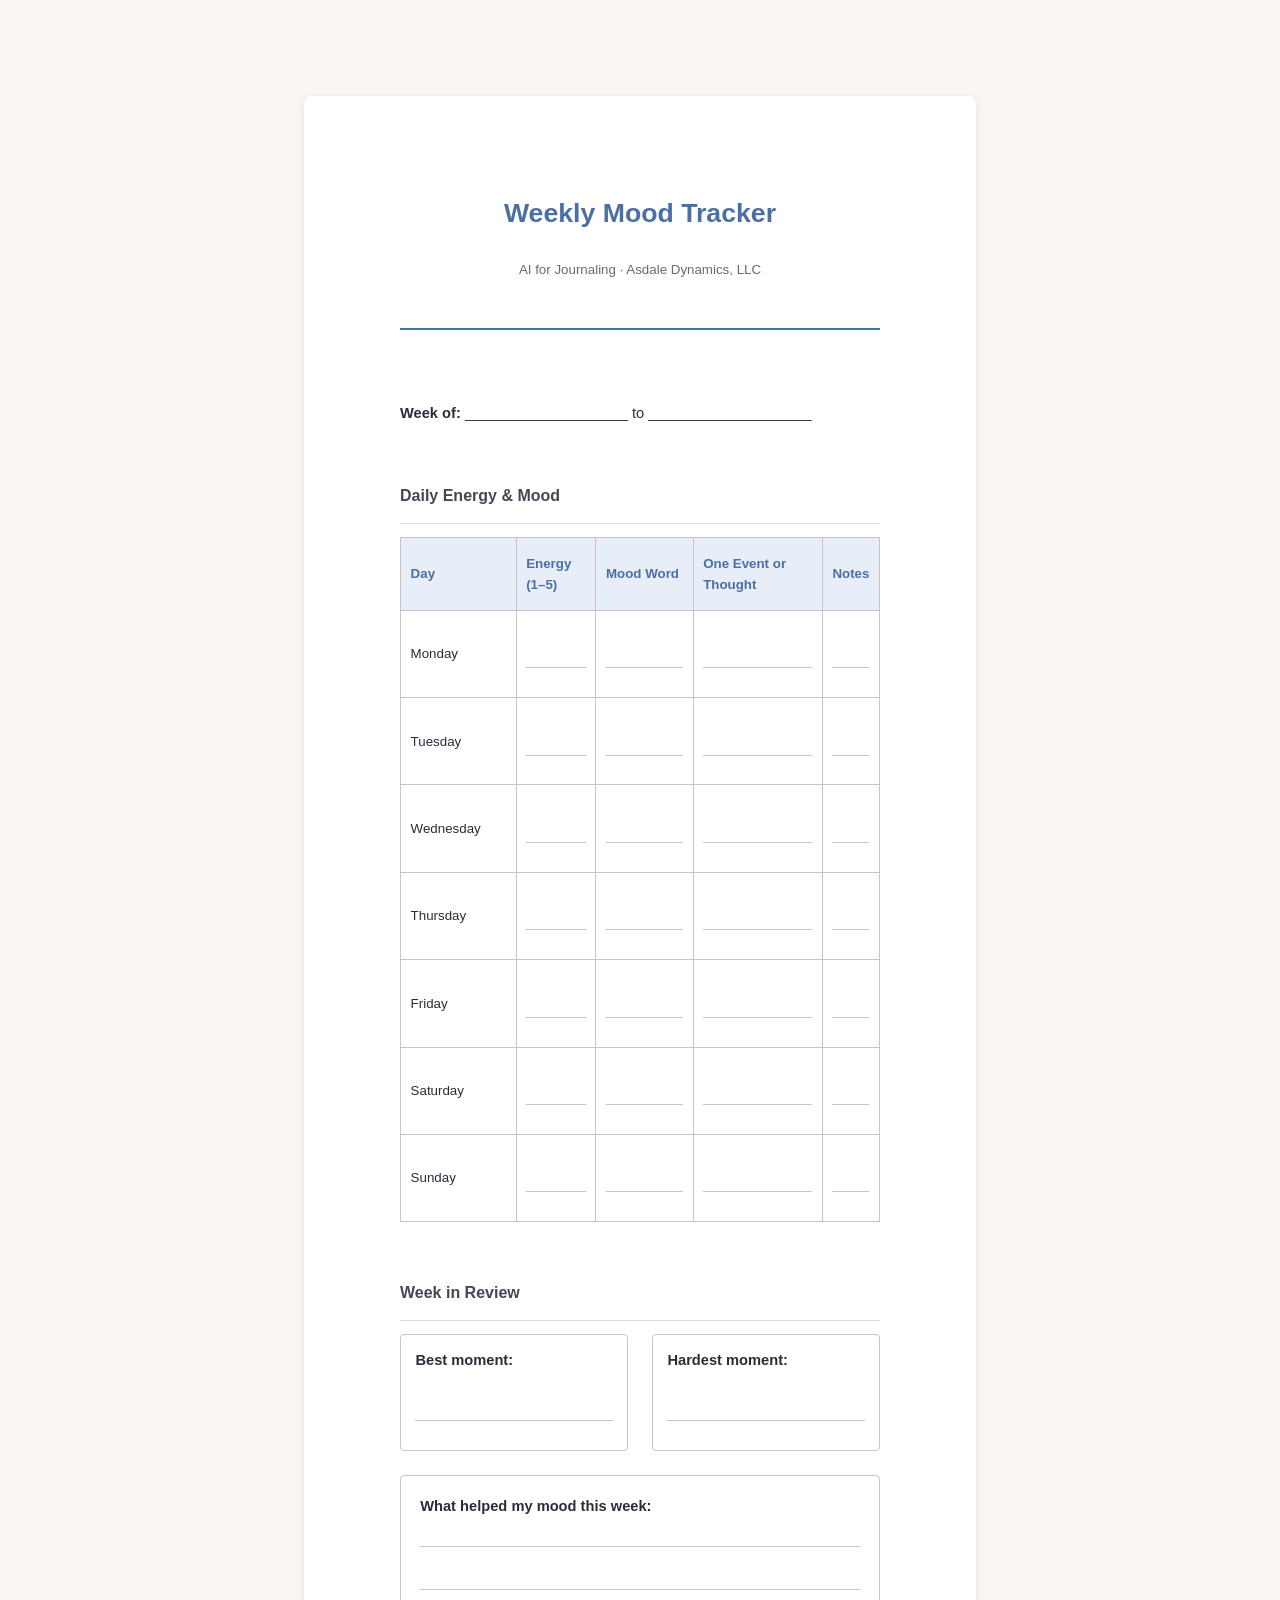
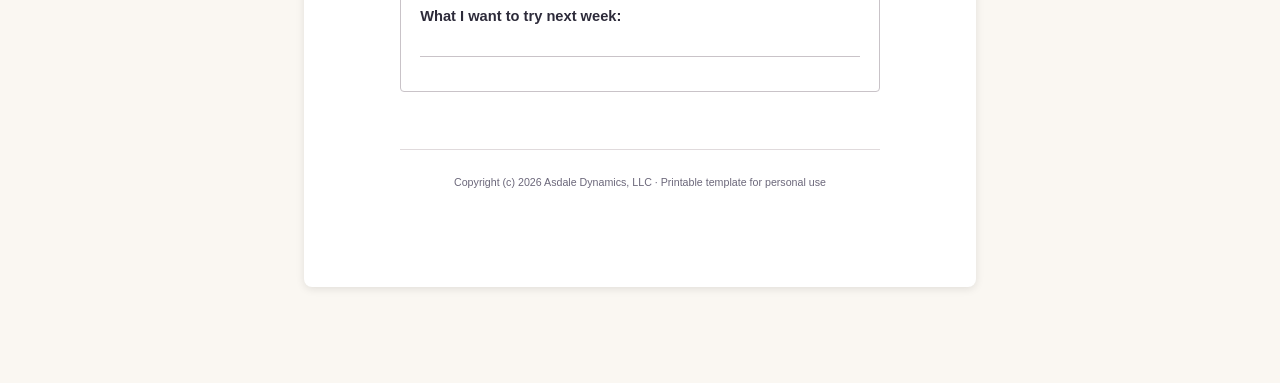
<file: templates/mood-tracker.html>
<!DOCTYPE html>
<html lang="en">
<head>
    <meta charset="utf-8">
    <meta name="viewport" content="width=device-width, initial-scale=1.0">
    <title>Mood Tracker Template</title>
    <link rel="stylesheet" href="printable.css">
</head>
<body>
    <div class="template-container">
        <div class="template-header">
            <h1>Weekly Mood Tracker</h1>
            <div class="subtitle">AI for Journaling &middot; Asdale Dynamics, LLC</div>
        </div>

        <div class="section">
            <label><strong>Week of:</strong> ____________________ to ____________________</label>
        </div>

        <div class="section">
            <h2>Daily Energy &amp; Mood</h2>
            <table>
                <thead>
                    <tr>
                        <th style="width:1.5in;">Day</th>
                        <th style="width:1in;">Energy (1&ndash;5)</th>
                        <th style="width:1.5in;">Mood Word</th>
                        <th style="width:2in;">One Event or Thought</th>
                        <th>Notes</th>
                    </tr>
                </thead>
                <tbody>
                    <tr><td>Monday</td><td><div class="line" style="height:0.45in;"></div></td><td><div class="line" style="height:0.45in;"></div></td><td><div class="line" style="height:0.45in;"></div></td><td><div class="line" style="height:0.45in;"></div></td></tr>
                    <tr><td>Tuesday</td><td><div class="line" style="height:0.45in;"></div></td><td><div class="line" style="height:0.45in;"></div></td><td><div class="line" style="height:0.45in;"></div></td><td><div class="line" style="height:0.45in;"></div></td></tr>
                    <tr><td>Wednesday</td><td><div class="line" style="height:0.45in;"></div></td><td><div class="line" style="height:0.45in;"></div></td><td><div class="line" style="height:0.45in;"></div></td><td><div class="line" style="height:0.45in;"></div></td></tr>
                    <tr><td>Thursday</td><td><div class="line" style="height:0.45in;"></div></td><td><div class="line" style="height:0.45in;"></div></td><td><div class="line" style="height:0.45in;"></div></td><td><div class="line" style="height:0.45in;"></div></td></tr>
                    <tr><td>Friday</td><td><div class="line" style="height:0.45in;"></div></td><td><div class="line" style="height:0.45in;"></div></td><td><div class="line" style="height:0.45in;"></div></td><td><div class="line" style="height:0.45in;"></div></td></tr>
                    <tr><td>Saturday</td><td><div class="line" style="height:0.45in;"></div></td><td><div class="line" style="height:0.45in;"></div></td><td><div class="line" style="height:0.45in;"></div></td><td><div class="line" style="height:0.45in;"></div></td></tr>
                    <tr><td>Sunday</td><td><div class="line" style="height:0.45in;"></div></td><td><div class="line" style="height:0.45in;"></div></td><td><div class="line" style="height:0.45in;"></div></td><td><div class="line" style="height:0.45in;"></div></td></tr>
                </tbody>
            </table>
        </div>

        <div class="section">
            <h2>Week in Review</h2>
            <div class="label-row">
                <div class="label-item"><strong>Best moment:</strong><br><div class="line" style="height:0.5in;"></div></div>
                <div class="label-item"><strong>Hardest moment:</strong><br><div class="line" style="height:0.5in;"></div></div>
            </div>
            <div class="lines">
                <strong>What helped my mood this week:</strong><br>
                <div class="line"></div><div class="line"></div>
                <strong>What I want to try next week:</strong><br>
                <div class="line"></div>
            </div>
        </div>

        <div class="footer-note">
            Copyright (c) 2026 Asdale Dynamics, LLC &middot; Printable template for personal use
        </div>
    </div>
</body>
</html>
</file>
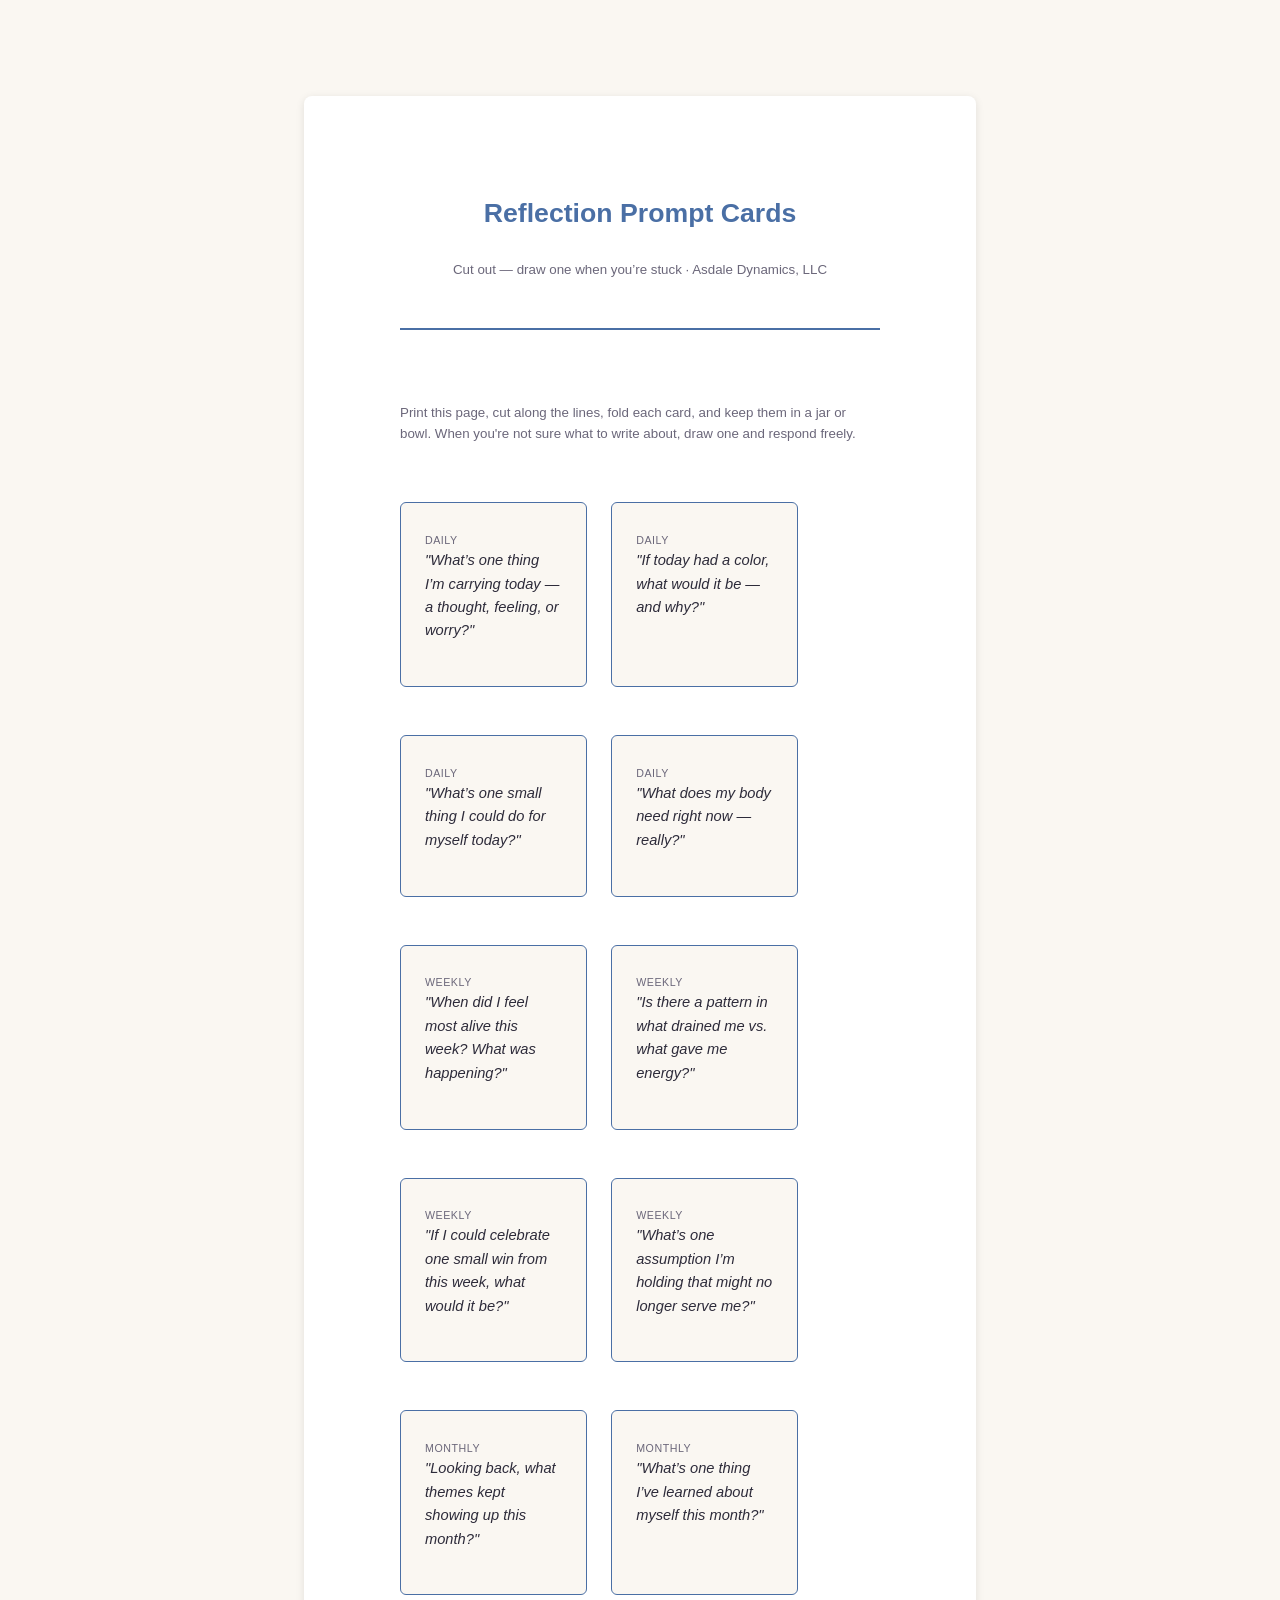
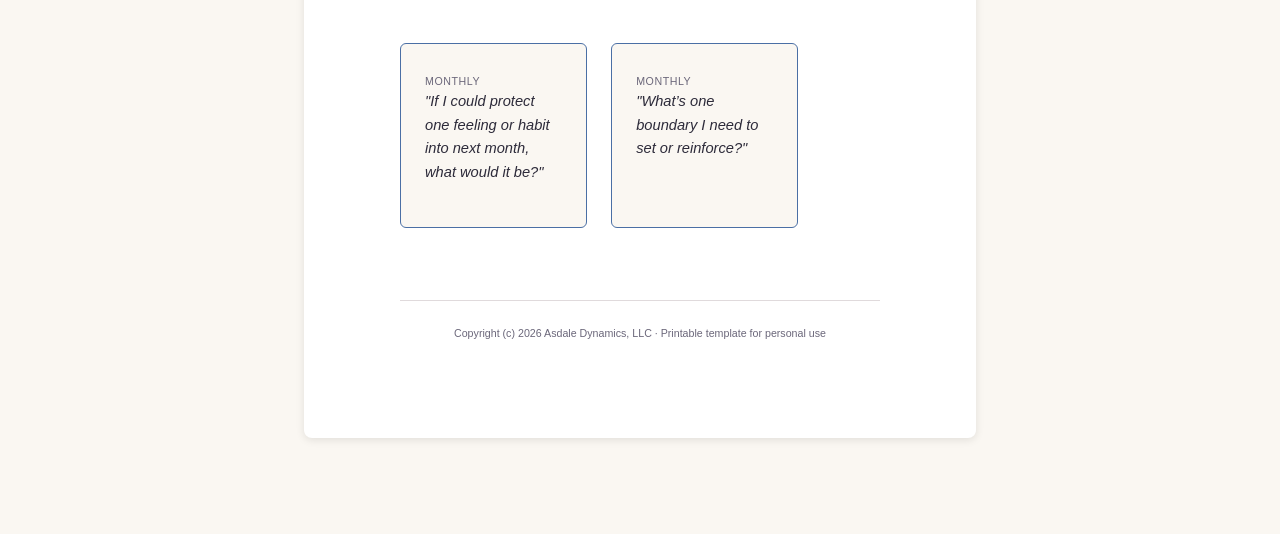
<file: templates/reflection-cards.html>
<!DOCTYPE html>
<html lang="en">
<head>
    <meta charset="utf-8">
    <meta name="viewport" content="width=device-width, initial-scale=1.0">
    <title>Reflection Cards Template</title>
    <link rel="stylesheet" href="printable.css">
</head>
<body>
    <div class="template-container">
        <div class="template-header">
            <h1>Reflection Prompt Cards</h1>
            <div class="subtitle">Cut out &mdash; draw one when you&rsquo;re stuck &middot; Asdale Dynamics, LLC</div>
        </div>

        <div class="section">
            <p style="font-size:10pt; color:#6b677a;">
                Print this page, cut along the lines, fold each card, and keep them in a jar or bowl.
                When you're not sure what to write about, draw one and respond freely.
            </p>
        </div>

        <div style="display:flex; flex-wrap:wrap; gap:0.25in;">
            <div class="card" style="width:1.95in;">
                <div class="category">Daily</div>
                <div class="prompt">"What&rsquo;s one thing I&rsquo;m carrying today &mdash; a thought, feeling, or worry?"</div>
            </div>
            <div class="card" style="width:1.95in;">
                <div class="category">Daily</div>
                <div class="prompt">"If today had a color, what would it be &mdash; and why?"</div>
            </div>
            <div class="card" style="width:1.95in;">
                <div class="category">Daily</div>
                <div class="prompt">"What&rsquo;s one small thing I could do for myself today?"</div>
            </div>
            <div class="card" style="width:1.95in;">
                <div class="category">Daily</div>
                <div class="prompt">"What does my body need right now &mdash; really?"</div>
            </div>
            <div class="card" style="width:1.95in;">
                <div class="category">Weekly</div>
                <div class="prompt">"When did I feel most alive this week? What was happening?"</div>
            </div>
            <div class="card" style="width:1.95in;">
                <div class="category">Weekly</div>
                <div class="prompt">"Is there a pattern in what drained me vs. what gave me energy?"</div>
            </div>
            <div class="card" style="width:1.95in;">
                <div class="category">Weekly</div>
                <div class="prompt">"If I could celebrate one small win from this week, what would it be?"</div>
            </div>
            <div class="card" style="width:1.95in;">
                <div class="category">Weekly</div>
                <div class="prompt">"What&rsquo;s one assumption I&rsquo;m holding that might no longer serve me?"</div>
            </div>
            <div class="card" style="width:1.95in;">
                <div class="category">Monthly</div>
                <div class="prompt">"Looking back, what themes kept showing up this month?"</div>
            </div>
            <div class="card" style="width:1.95in;">
                <div class="category">Monthly</div>
                <div class="prompt">"What&rsquo;s one thing I&rsquo;ve learned about myself this month?"</div>
            </div>
            <div class="card" style="width:1.95in;">
                <div class="category">Monthly</div>
                <div class="prompt">"If I could protect one feeling or habit into next month, what would it be?"</div>
            </div>
            <div class="card" style="width:1.95in;">
                <div class="category">Monthly</div>
                <div class="prompt">"What&rsquo;s one boundary I need to set or reinforce?"</div>
            </div>
        </div>

        <div class="footer-note">
            Copyright (c) 2026 Asdale Dynamics, LLC &middot; Printable template for personal use
        </div>
    </div>
</body>
</html>
</file>
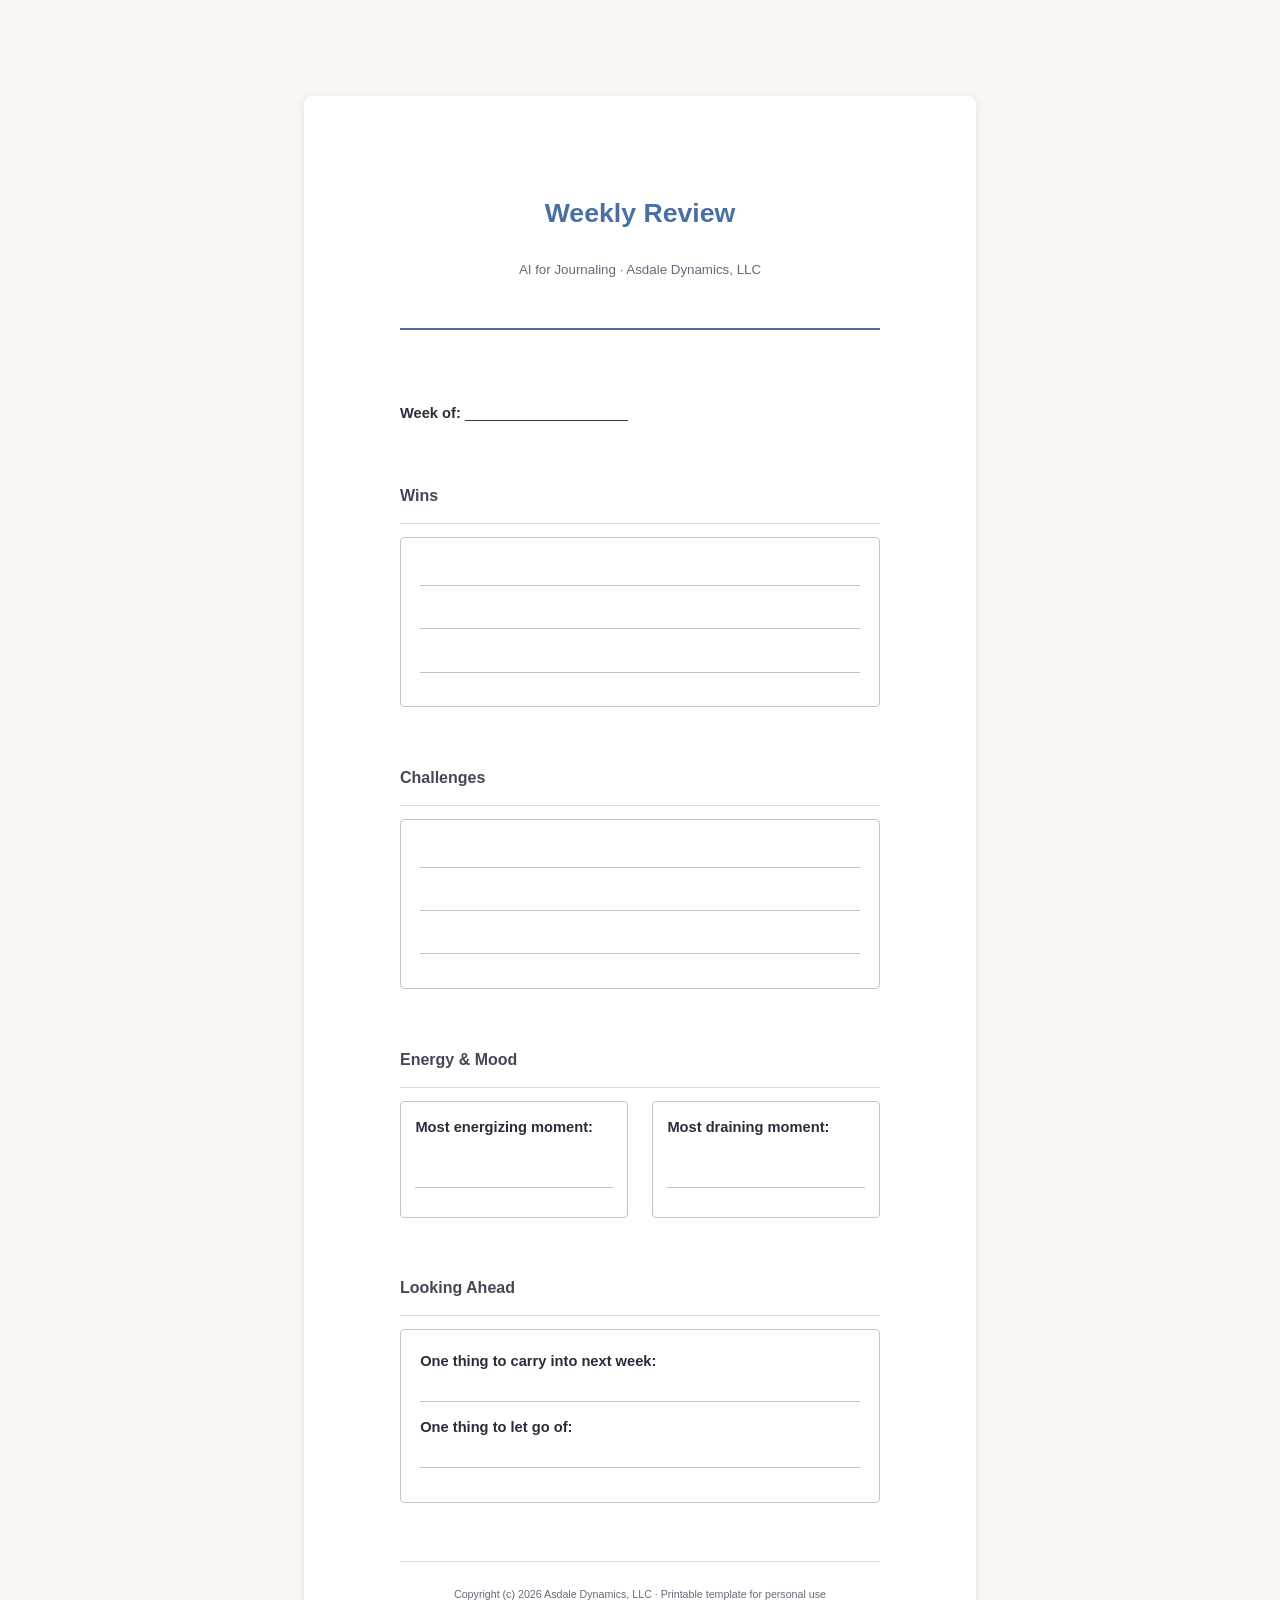
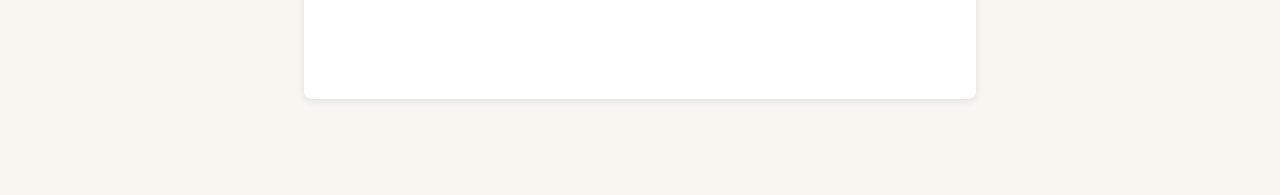
<file: templates/weekly-review.html>
<!DOCTYPE html>
<html lang="en">
<head>
    <meta charset="utf-8">
    <meta name="viewport" content="width=device-width, initial-scale=1.0">
    <title>Weekly Review Template</title>
    <link rel="stylesheet" href="printable.css">
</head>
<body>
    <div class="template-container">
        <div class="template-header">
            <h1>Weekly Review</h1>
            <div class="subtitle">AI for Journaling &middot; Asdale Dynamics, LLC</div>
        </div>

        <div class="section">
            <label><strong>Week of:</strong> ____________________</label>
        </div>

        <div class="section">
            <h2>Wins</h2>
            <div class="lines">
                <div class="line"></div><div class="line"></div><div class="line"></div>
            </div>
        </div>

        <div class="section">
            <h2>Challenges</h2>
            <div class="lines">
                <div class="line"></div><div class="line"></div><div class="line"></div>
            </div>
        </div>

        <div class="section">
            <h2>Energy &amp; Mood</h2>
            <div class="label-row">
                <div class="label-item"><strong>Most energizing moment:</strong><br><div class="line" style="height:0.5in;"></div></div>
                <div class="label-item"><strong>Most draining moment:</strong><br><div class="line" style="height:0.5in;"></div></div>
            </div>
        </div>

        <div class="section">
            <h2>Looking Ahead</h2>
            <div class="lines">
                <strong>One thing to carry into next week:</strong><br>
                <div class="line"></div>
                <strong>One thing to let go of:</strong><br>
                <div class="line"></div>
            </div>
        </div>

        <div class="footer-note">
            Copyright (c) 2026 Asdale Dynamics, LLC &middot; Printable template for personal use
        </div>
    </div>
</body>
</html>
</file>
<file: templates/printable.css>
/* Printable Journal Templates — Print Styles */
@page {
    size: Letter;
    margin: 0.75in 0.75in 0.75in 0.75in;
}

* {
    box-sizing: border-box;
}

body {
    font-family: -apple-system, BlinkMacSystemFont, "Segoe UI", Roboto,
                 "Helvetica Neue", Arial, sans-serif;
    color: #2d2b3a;
    line-height: 1.6;
    font-size: 11pt;
    margin: 0;
    padding: 0;
    background: #fff;
}

.template-container {
    max-width: 7in;
    margin: 0 auto;
    padding: 0.5in;
}

.template-header {
    border-bottom: 2px solid #4a6fa5;
    padding-bottom: 0.5in;
    margin-bottom: 0.75in;
    text-align: center;
}

.template-header h1 {
    margin: 0;
    font-size: 20pt;
    color: #4a6fa5;
}

.template-header .subtitle {
    font-size: 10pt;
    color: #6b677a;
    margin-top: 0.25in;
}

.section {
    margin-bottom: 0.6in;
    page-break-inside: avoid;
}

.section h2 {
    font-size: 12pt;
    color: #4a4556;
    border-bottom: 1px solid #e0dadc;
    padding-bottom: 0.15in;
    margin-top: 0;
}

.label-row {
    display: flex;
    gap: 0.25in;
    margin-bottom: 0.25in;
}

.label-item {
    flex: 1;
    border: 1px solid #c9c3c8;
    border-radius: 4px;
    padding: 0.15in;
}

.line {
    border-bottom: 1px solid #c9c3c8;
    height: 0.3in;
    margin-bottom: 0.15in;
}

.lines {
    border: 1px solid #c9c3c8;
    border-radius: 4px;
    min-height: 1.5in;
    padding: 0.2in;
    margin-bottom: 0.25in;
}

.scale-row {
    display: flex;
    gap: 0.2in;
    margin-bottom: 0.3in;
}

.scale-item {
    flex: 1;
    text-align: center;
    border: 1px solid #c9c3c8;
    border-radius: 4px;
    padding: 0.15in 0.05in;
    font-size: 9pt;
    color: #6b677a;
}

.checkbox {
    display: inline-flex;
    align-items: center;
    gap: 0.15in;
    margin-bottom: 0.15in;
}

.checkbox input {
    width: 0.2in;
    height: 0.2in;
}

.card {
    border: 1px solid #4a6fa5;
    border-radius: 6px;
    padding: 0.3in 0.25in;
    margin-bottom: 0.25in;
    background: #faf7f2;
    page-break-inside: avoid;
}

.card .prompt {
    font-style: italic;
    margin-bottom: 0.15in;
}

.card .category {
    font-size: 8pt;
    color: #6b677a;
    text-transform: uppercase;
    letter-spacing: 0.05em;
}

table {
    width: 100%;
    border-collapse: collapse;
    margin-bottom: 0.3in;
}

th, td {
    border: 1px solid #c9c3c8;
    padding: 0.15in 0.1in;
    text-align: left;
    font-size: 10pt;
}

th {
    background: #e8eef7;
    color: #4a6fa5;
}

.footer-note {
    font-size: 8pt;
    color: #6b677a;
    margin-top: 0.5in;
    border-top: 1px solid #e0dadc;
    padding-top: 0.25in;
    text-align: center;
}

@media print {
    body {
        background: #fff;
    }
    .no-print {
        display: none;
    }
}

@media screen {
    body {
        background: #faf7f2;
        padding: 1in;
    }
    .template-container {
        background: #fff;
        box-shadow: 0 2px 8px rgba(0,0,0,0.1);
        border-radius: 8px;
        padding: 1in;
    }
}
</file>
